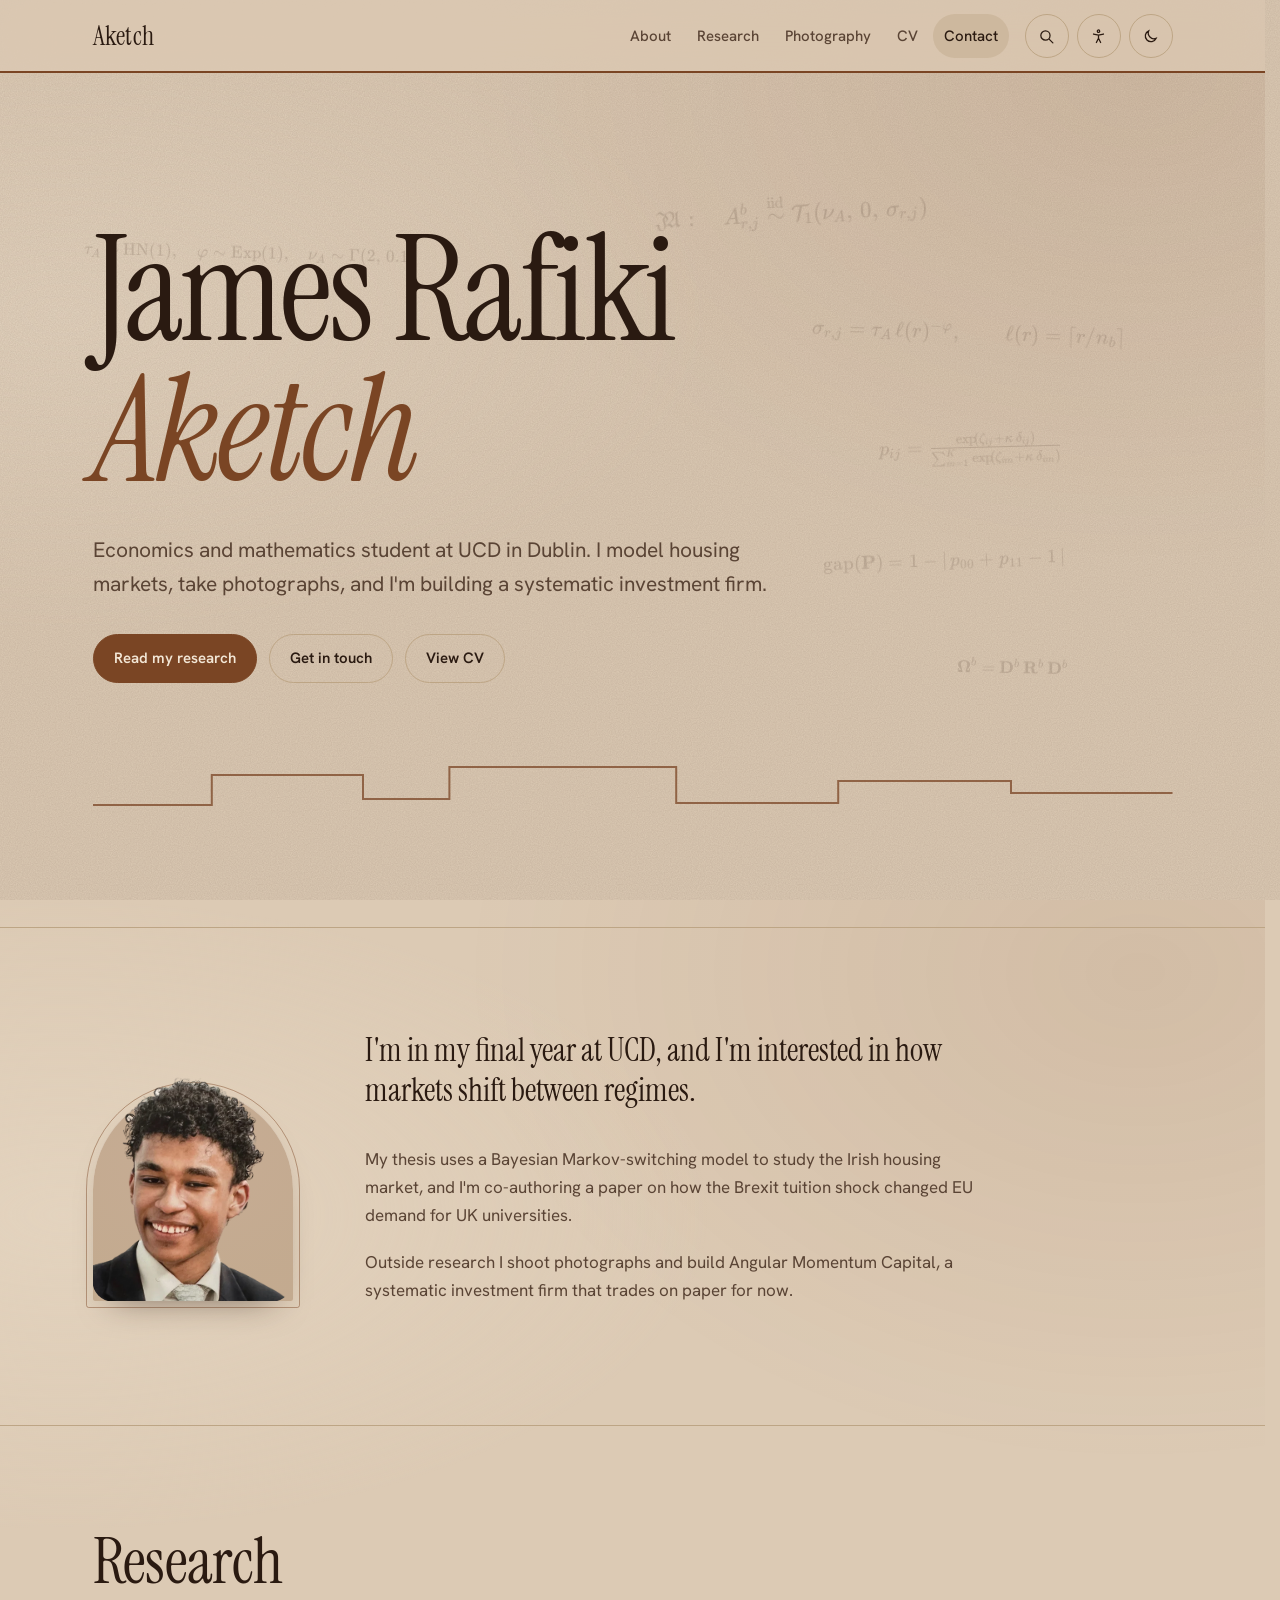
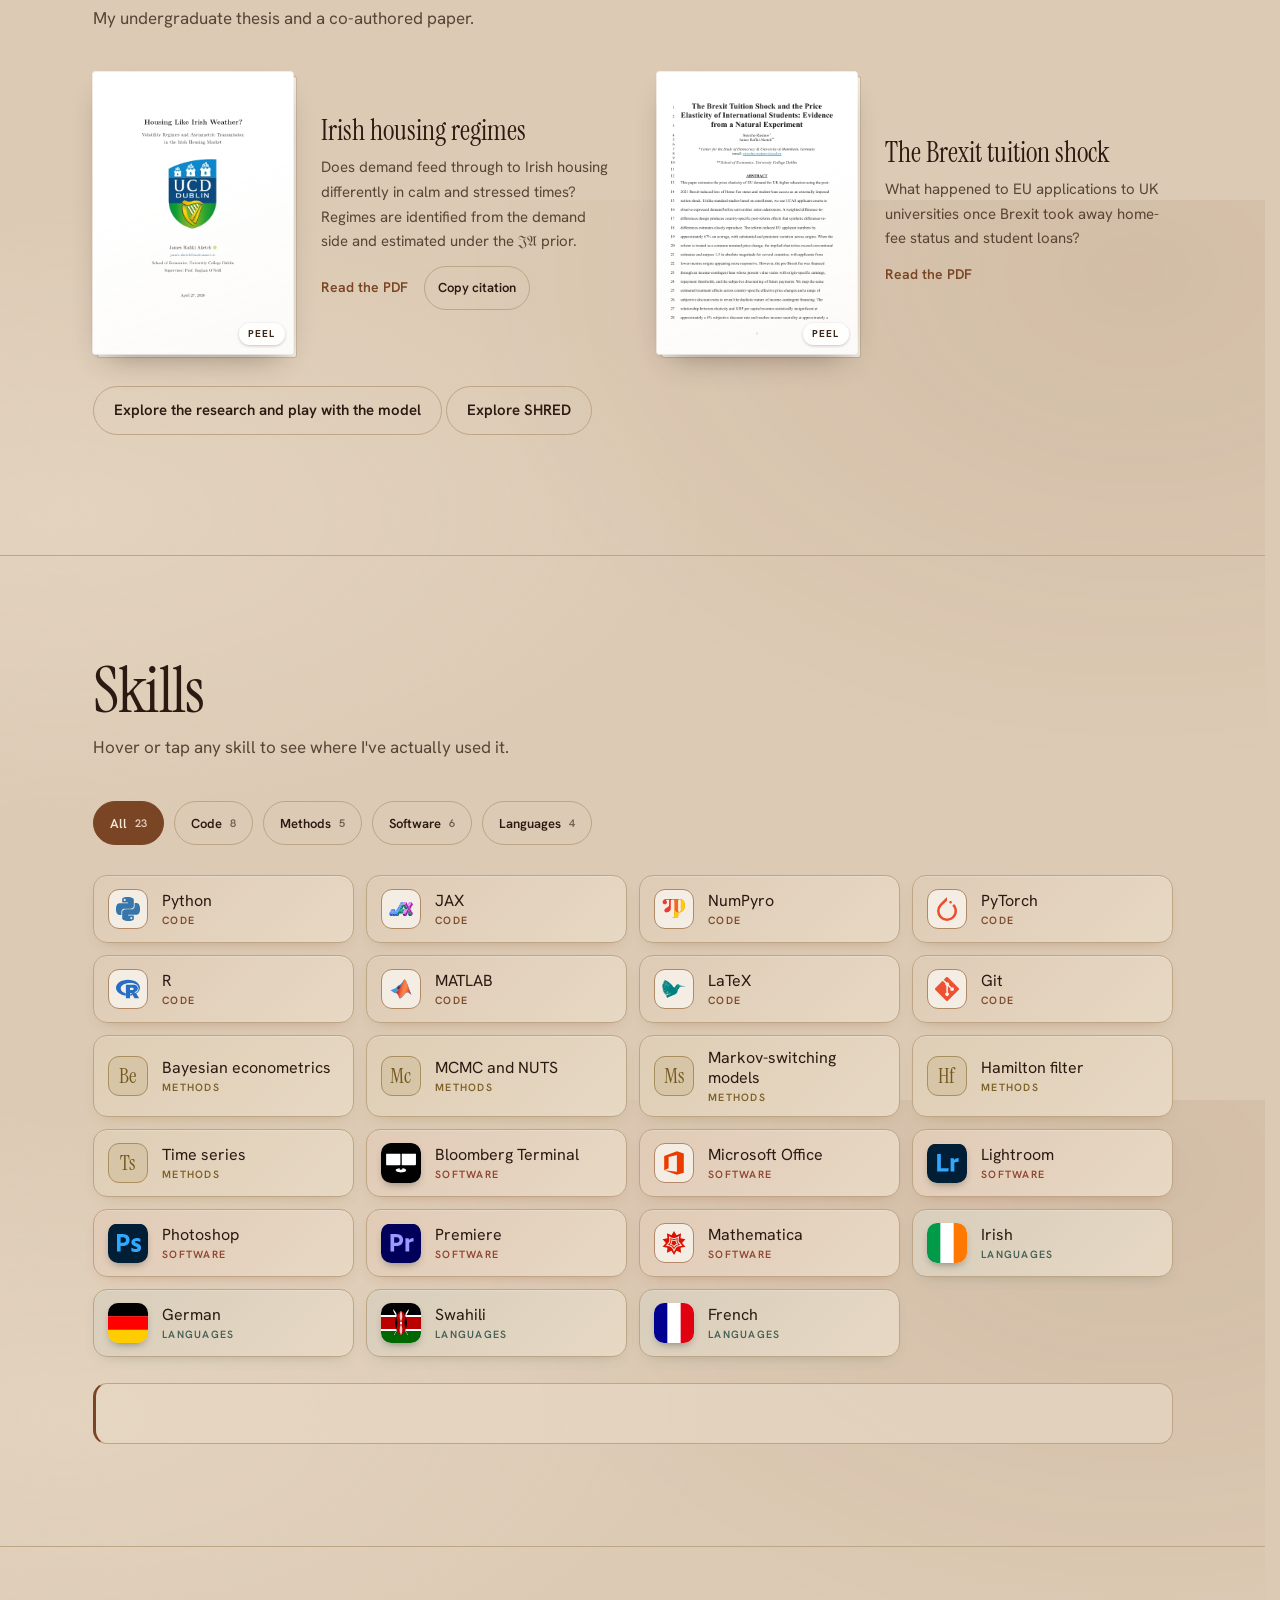
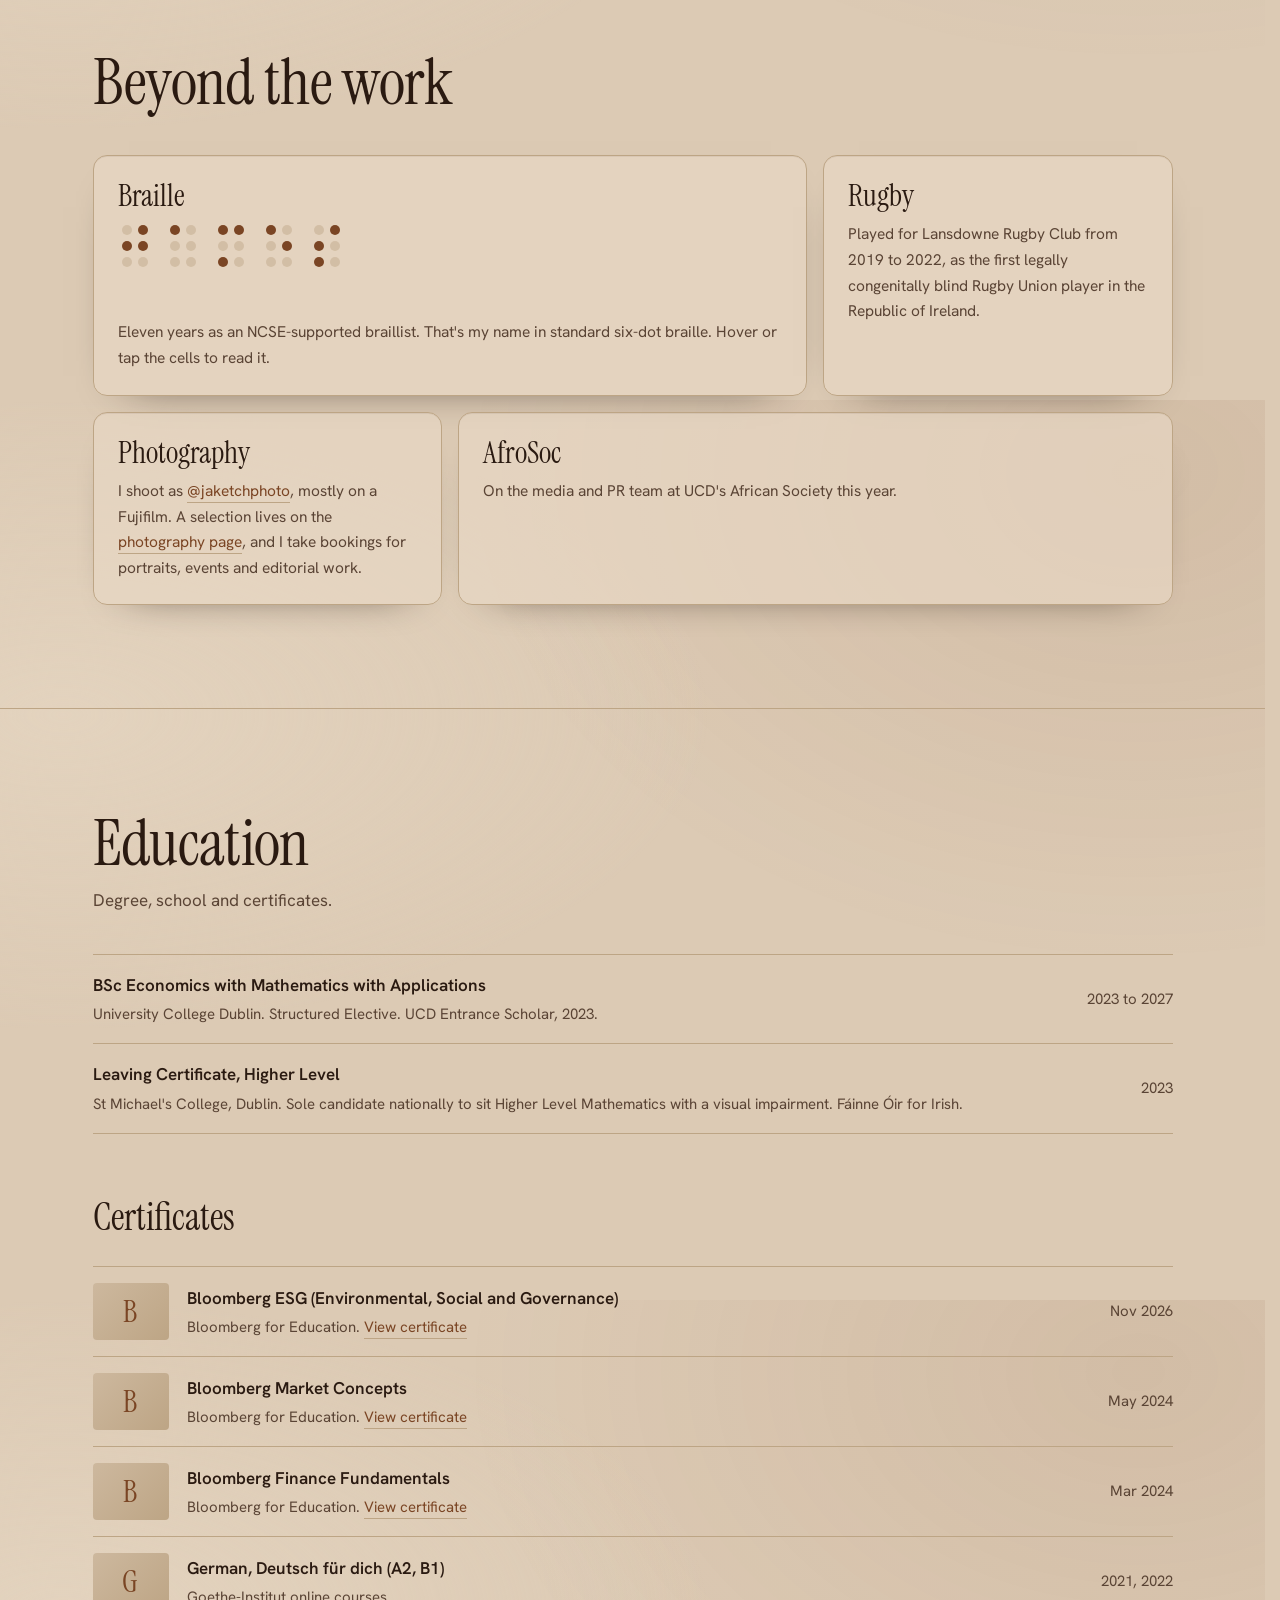
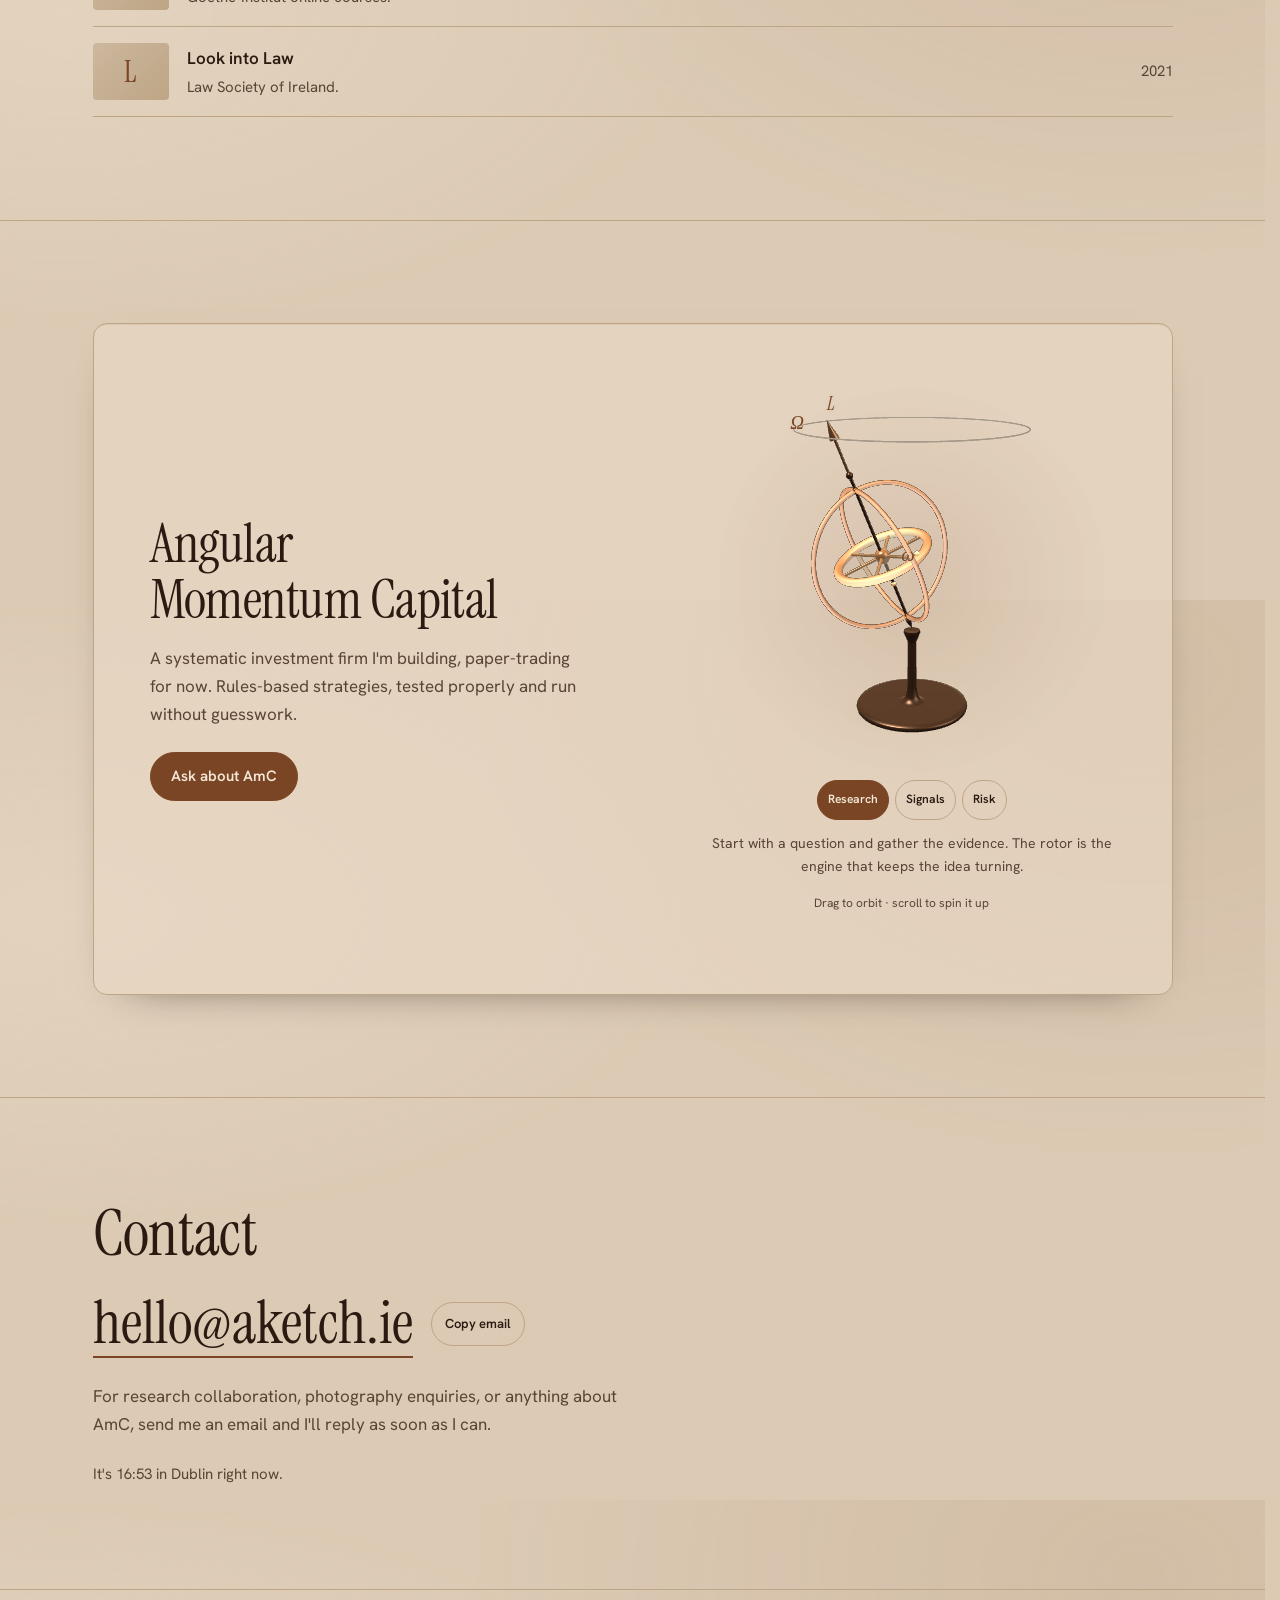
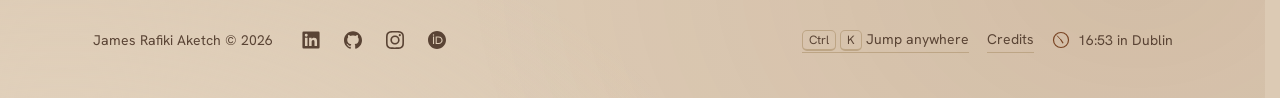
<file: index.html>
<!DOCTYPE html>
<html lang="en">
<head>
<meta charset="utf-8">
<meta name="viewport" content="width=device-width, initial-scale=1, viewport-fit=cover">
<title>James Rafiki Aketch</title>
<meta name="description" content="James Rafiki Aketch. Economics and mathematics student in Dublin. Research on Irish housing regimes, photography, and Angular Momentum Capital.">
<meta property="og:title" content="James Rafiki Aketch">
<meta property="og:description" content="James Rafiki Aketch. Economics and mathematics student in Dublin. Research on Irish housing regimes, photography, and Angular Momentum Capital.">
<meta property="og:type" content="website">
<meta property="og:url" content="https://aketch.ie/">
<meta property="og:image" content="https://aketch.ie/assets/ja-social-card.jpg">
<meta property="og:image:type" content="image/jpeg">
<meta property="og:image:width" content="1200">
<meta property="og:image:height" content="630">
<meta property="og:image:alt" content="Cream Fraktur JA monogram on a textured brown background">
<meta name="twitter:card" content="summary_large_image">
<meta name="twitter:title" content="James Rafiki Aketch">
<meta name="twitter:description" content="James Rafiki Aketch. Economics and mathematics student in Dublin. Research on Irish housing regimes, photography, and Angular Momentum Capital.">
<meta name="twitter:image" content="https://aketch.ie/assets/ja-social-card.jpg">
<meta name="twitter:image:alt" content="Cream Fraktur JA monogram on a textured brown background">
<link rel="canonical" href="https://aketch.ie/">
<meta name="theme-color" content="#dccab4" media="(prefers-color-scheme: light)">
<meta name="theme-color" content="#1b120e" media="(prefers-color-scheme: dark)">
<link rel="icon" href="/favicon.ico" sizes="any">
<link rel="icon" type="image/png" sizes="32x32" href="/favicon-32.png">
<link rel="apple-touch-icon" href="/apple-touch-icon.png">
<link rel="manifest" href="/site.webmanifest">
<script>try{var d=document.documentElement,t=localStorage.getItem("theme");if(t)d.setAttribute("data-theme",t);var a=JSON.parse(localStorage.getItem("a11y")||"{}");if(a.text)d.setAttribute("data-text","large");if(a.contrast||(a.contrast===undefined&&matchMedia("(prefers-contrast: more)").matches))d.setAttribute("data-contrast","high");if(a.font)d.setAttribute("data-font","readable");if(a.motion)d.setAttribute("data-motion","reduced");}catch(e){}</script>
<link rel="preconnect" href="https://fonts.googleapis.com">
<link rel="preconnect" href="https://fonts.gstatic.com" crossorigin>
<link href="https://fonts.googleapis.com/css2?family=Hanken+Grotesk:wght@400;500;600&family=Instrument+Serif:ital@0;1&display=swap" rel="stylesheet">
<link rel="stylesheet" href="assets/site.css?v=20261105-20">
<!-- KaTeX 0.16.9. Styles/fonts embedded for reliable equation rendering.
The MIT License (MIT)

Copyright (c) 2013-2020 Khan Academy and other contributors

Permission is hereby granted, free of charge, to any person obtaining a copy
of this software and associated documentation files (the "Software"), to deal
in the Software without restriction, including without limitation the rights
to use, copy, modify, merge, publish, distribute, sublicense, and/or sell
copies of the Software, and to permit persons to whom the Software is
furnished to do so, subject to the following conditions:

The above copyright notice and this permission notice shall be included in all
copies or substantial portions of the Software.

THE SOFTWARE IS PROVIDED "AS IS", WITHOUT WARRANTY OF ANY KIND, EXPRESS OR
IMPLIED, INCLUDING BUT NOT LIMITED TO THE WARRANTIES OF MERCHANTABILITY,
FITNESS FOR A PARTICULAR PURPOSE AND NONINFRINGEMENT. IN NO EVENT SHALL THE
AUTHORS OR COPYRIGHT HOLDERS BE LIABLE FOR ANY CLAIM, DAMAGES OR OTHER
LIABILITY, WHETHER IN AN ACTION OF CONTRACT, TORT OR OTHERWISE, ARISING FROM,
OUT OF OR IN CONNECTION WITH THE SOFTWARE OR THE USE OR OTHER DEALINGS IN THE
SOFTWARE.

-->
<link rel="stylesheet" href="assets/katex-local.css">
<script>if(location.hash==="#shred")location.replace("research.html"+location.search+"#shred");</script>
<script src="assets/site.js?v=20261105-20" defer></script>
<script type="application/ld+json">
{"@context":"https://schema.org","@type":"Person","name":"James Rafiki Aketch","url":"https://aketch.ie","sameAs":["https://orcid.org/0009-0002-3472-8705","https://www.linkedin.com/in/jamesaketch/","https://www.instagram.com/jaketchphoto","https://github.com/jamesaketch"]}
</script>
<link rel="stylesheet" href="assets/polish.css?v=20261105-20">
<script src="assets/polish.js?v=20261105-20" defer></script>
<script src="assets/graphics.js?v=20261105-20" defer></script>
<script src="assets/peel.js?v=20261105-20" defer></script>
<script src="assets/gyro.js?v=20261105-20" defer></script>
</head>
<body>
<a class="skip" href="#main">Skip to content</a>
<header class="bar">
  <div class="wrap">
    <a class="mark" href="#main">Aketch</a>
    <nav aria-label="Main">
      <a href="#about">About</a>
      <a href="research.html">Research</a>
      <a href="photography.html">Photography</a>
      <a href="cv.html">CV</a>
      <a href="#contact">Contact</a>
    </nav>
    <div class="tools">
      <button class="tbtn abtn" type="button" aria-label="Accessibility options" aria-expanded="false"><svg viewBox="0 0 24 24"><circle cx="12" cy="4.5" r="1.7"/><path d="M5 8.5l7 1.5 7-1.5M12 10v4.5M12 14.5l-3 6M12 14.5l3 6"/></svg></button>
      <button class="tbtn theme" type="button" aria-label="Switch between light and dark mode"><svg class="moon" viewBox="0 0 24 24"><path d="M20 14.5A8 8 0 0 1 9.5 4 8 8 0 1 0 20 14.5z"/></svg><svg class="sun" viewBox="0 0 24 24"><circle cx="12" cy="12" r="4"/><path d="M12 2v2M12 20v2M4.9 4.9l1.4 1.4M17.7 17.7l1.4 1.4M2 12h2M20 12h2M4.9 19.1l1.4-1.4M17.7 6.3l1.4-1.4"/></svg></button>
    </div>
  </div>
</header>

<main id="main" tabindex="-1">

  <div class="hero">
    <div class="wrap">
      <!-- Background maths: the real equations from the thesis, pre-rendered with KaTeX so they need no script -->
      <div class="eqs" aria-hidden="true">
        <div class="eq k1"><span class="katex"><span class="katex-html" aria-hidden="true"><span class="base"><span class="strut" style="height:0.8175em;vertical-align:-0.126em;"></span><span class="mord mathfrak">J</span><span class="mspace" style="margin-right:-0.1667em;"></span><span class="mord mathfrak">A</span><span class="mspace" style="margin-right:0.2778em;"></span><span class="mrel">:</span><span class="mspace" style="margin-right:1em;"></span><span class="mspace" style="margin-right:0.2778em;"></span></span><span class="base"><span class="strut" style="height:1.5478em;vertical-align:-0.3948em;"></span><span class="mord"><span class="mord mathnormal">A</span><span class="msupsub"><span class="vlist-t vlist-t2"><span class="vlist-r"><span class="vlist" style="height:0.8491em;"><span style="top:-2.4413em;margin-left:0em;margin-right:0.05em;"><span class="pstrut" style="height:2.7em;"></span><span class="sizing reset-size6 size3 mtight"><span class="mord mtight"><span class="mord mathnormal mtight" style="margin-right:0.02778em;">r</span><span class="mpunct mtight">,</span><span class="mord mathnormal mtight" style="margin-right:0.05724em;">j</span></span></span></span><span style="top:-3.063em;margin-right:0.05em;"><span class="pstrut" style="height:2.7em;"></span><span class="sizing reset-size6 size3 mtight"><span class="mord mtight"><span class="mord mathnormal mtight">b</span></span></span></span></span><span class="vlist-s">​</span></span><span class="vlist-r"><span class="vlist" style="height:0.3948em;"><span></span></span></span></span></span></span><span class="mspace" style="margin-right:0.2778em;"></span><span class="mrel"><span class="mop op-limits"><span class="vlist-t"><span class="vlist-r"><span class="vlist" style="height:1.153em;"><span style="top:-3em;"><span class="pstrut" style="height:3em;"></span><span><span class="mop">∼</span></span></span><span style="top:-3.5669em;margin-left:0em;"><span class="pstrut" style="height:3em;"></span><span class="sizing reset-size6 size3 mtight"><span class="mord mtight"><span class="mord text mtight"><span class="mord mtight">iid</span></span></span></span></span></span></span></span></span></span><span class="mspace" style="margin-right:0.2778em;"></span></span><span class="base"><span class="strut" style="height:1.0361em;vertical-align:-0.2861em;"></span><span class="mord"><span class="mord mathcal" style="margin-right:0.25417em;">T</span><span class="msupsub"><span class="vlist-t vlist-t2"><span class="vlist-r"><span class="vlist" style="height:0.3011em;"><span style="top:-2.55em;margin-left:-0.2542em;margin-right:0.05em;"><span class="pstrut" style="height:2.7em;"></span><span class="sizing reset-size6 size3 mtight"><span class="mord mtight"><span class="mord mtight">1</span></span></span></span></span><span class="vlist-s">​</span></span><span class="vlist-r"><span class="vlist" style="height:0.15em;"><span></span></span></span></span></span></span><span class="mspace" style="margin-right:-0.1667em;"></span><span class="mspace" style="margin-right:0.1667em;"></span><span class="minner"><span class="mopen delimcenter" style="top:0em;">(</span><span class="mord"><span class="mord mathnormal" style="margin-right:0.06366em;">ν</span><span class="msupsub"><span class="vlist-t vlist-t2"><span class="vlist-r"><span class="vlist" style="height:0.3283em;"><span style="top:-2.55em;margin-left:-0.0637em;margin-right:0.05em;"><span class="pstrut" style="height:2.7em;"></span><span class="sizing reset-size6 size3 mtight"><span class="mord mathnormal mtight">A</span></span></span></span><span class="vlist-s">​</span></span><span class="vlist-r"><span class="vlist" style="height:0.15em;"><span></span></span></span></span></span></span><span class="mpunct">,</span><span class="mspace" style="margin-right:0.1667em;"></span><span class="mspace" style="margin-right:0.1667em;"></span><span class="mord">0</span><span class="mpunct">,</span><span class="mspace" style="margin-right:0.1667em;"></span><span class="mspace" style="margin-right:0.1667em;"></span><span class="mord"><span class="mord mathnormal" style="margin-right:0.03588em;">σ</span><span class="msupsub"><span class="vlist-t vlist-t2"><span class="vlist-r"><span class="vlist" style="height:0.3117em;"><span style="top:-2.55em;margin-left:-0.0359em;margin-right:0.05em;"><span class="pstrut" style="height:2.7em;"></span><span class="sizing reset-size6 size3 mtight"><span class="mord mtight"><span class="mord mathnormal mtight" style="margin-right:0.02778em;">r</span><span class="mpunct mtight">,</span><span class="mord mathnormal mtight" style="margin-right:0.05724em;">j</span></span></span></span></span><span class="vlist-s">​</span></span><span class="vlist-r"><span class="vlist" style="height:0.2861em;"><span></span></span></span></span></span></span><span class="mclose delimcenter" style="top:0em;">)</span></span></span></span></span></div>
        <div class="eq k2"><span class="katex"><span class="katex-html" aria-hidden="true"><span class="base"><span class="strut" style="height:0.7167em;vertical-align:-0.2861em;"></span><span class="mord"><span class="mord mathnormal" style="margin-right:0.03588em;">σ</span><span class="msupsub"><span class="vlist-t vlist-t2"><span class="vlist-r"><span class="vlist" style="height:0.3117em;"><span style="top:-2.55em;margin-left:-0.0359em;margin-right:0.05em;"><span class="pstrut" style="height:2.7em;"></span><span class="sizing reset-size6 size3 mtight"><span class="mord mtight"><span class="mord mathnormal mtight" style="margin-right:0.02778em;">r</span><span class="mpunct mtight">,</span><span class="mord mathnormal mtight" style="margin-right:0.05724em;">j</span></span></span></span></span><span class="vlist-s">​</span></span><span class="vlist-r"><span class="vlist" style="height:0.2861em;"><span></span></span></span></span></span></span><span class="mspace" style="margin-right:0.2778em;"></span><span class="mrel">=</span><span class="mspace" style="margin-right:0.2778em;"></span></span><span class="base"><span class="strut" style="height:1.0213em;vertical-align:-0.25em;"></span><span class="mord"><span class="mord mathnormal" style="margin-right:0.1132em;">τ</span><span class="msupsub"><span class="vlist-t vlist-t2"><span class="vlist-r"><span class="vlist" style="height:0.3283em;"><span style="top:-2.55em;margin-left:-0.1132em;margin-right:0.05em;"><span class="pstrut" style="height:2.7em;"></span><span class="sizing reset-size6 size3 mtight"><span class="mord mathnormal mtight">A</span></span></span></span><span class="vlist-s">​</span></span><span class="vlist-r"><span class="vlist" style="height:0.15em;"><span></span></span></span></span></span></span><span class="mspace" style="margin-right:0.1667em;"></span><span class="mord">ℓ</span><span class="mopen">(</span><span class="mord mathnormal" style="margin-right:0.02778em;">r</span><span class="mclose"><span class="mclose">)</span><span class="msupsub"><span class="vlist-t"><span class="vlist-r"><span class="vlist" style="height:0.7713em;"><span style="top:-3.063em;margin-right:0.05em;"><span class="pstrut" style="height:2.7em;"></span><span class="sizing reset-size6 size3 mtight"><span class="mord mtight"><span class="mord mtight">−</span><span class="mord mathnormal mtight">φ</span></span></span></span></span></span></span></span></span><span class="mpunct">,</span><span class="mspace" style="margin-right:2em;"></span><span class="mspace" style="margin-right:0.1667em;"></span><span class="mord">ℓ</span><span class="mopen">(</span><span class="mord mathnormal" style="margin-right:0.02778em;">r</span><span class="mclose">)</span><span class="mspace" style="margin-right:0.2778em;"></span><span class="mrel">=</span><span class="mspace" style="margin-right:0.2778em;"></span></span><span class="base"><span class="strut" style="height:1em;vertical-align:-0.25em;"></span><span class="mopen">⌈</span><span class="mord mathnormal" style="margin-right:0.02778em;">r</span><span class="mord">/</span><span class="mord"><span class="mord mathnormal">n</span><span class="msupsub"><span class="vlist-t vlist-t2"><span class="vlist-r"><span class="vlist" style="height:0.3361em;"><span style="top:-2.55em;margin-left:0em;margin-right:0.05em;"><span class="pstrut" style="height:2.7em;"></span><span class="sizing reset-size6 size3 mtight"><span class="mord mathnormal mtight">b</span></span></span></span><span class="vlist-s">​</span></span><span class="vlist-r"><span class="vlist" style="height:0.15em;"><span></span></span></span></span></span></span><span class="mclose">⌉</span></span></span></span></div>
        <div class="eq k3"><span class="katex"><span class="katex-html" aria-hidden="true"><span class="base"><span class="strut" style="height:0.7167em;vertical-align:-0.2861em;"></span><span class="mord"><span class="mord mathnormal">p</span><span class="msupsub"><span class="vlist-t vlist-t2"><span class="vlist-r"><span class="vlist" style="height:0.3117em;"><span style="top:-2.55em;margin-left:0em;margin-right:0.05em;"><span class="pstrut" style="height:2.7em;"></span><span class="sizing reset-size6 size3 mtight"><span class="mord mtight"><span class="mord mathnormal mtight" style="margin-right:0.05724em;">ij</span></span></span></span></span><span class="vlist-s">​</span></span><span class="vlist-r"><span class="vlist" style="height:0.2861em;"><span></span></span></span></span></span></span><span class="mspace" style="margin-right:0.2778em;"></span><span class="mrel">=</span><span class="mspace" style="margin-right:0.2778em;"></span></span><span class="base"><span class="strut" style="height:1.687em;vertical-align:-0.6547em;"></span><span class="mord"><span class="mopen nulldelimiter"></span><span class="mfrac"><span class="vlist-t vlist-t2"><span class="vlist-r"><span class="vlist" style="height:1.0323em;"><span style="top:-2.5703em;"><span class="pstrut" style="height:3em;"></span><span class="sizing reset-size6 size3 mtight"><span class="mord mtight"><span class="mop mtight"><span class="mop op-symbol small-op mtight" style="position:relative;top:0em;">∑</span><span class="msupsub"><span class="vlist-t vlist-t2"><span class="vlist-r"><span class="vlist" style="height:0.8852em;"><span style="top:-2.1786em;margin-left:0em;margin-right:0.0714em;"><span class="pstrut" style="height:2.5em;"></span><span class="sizing reset-size3 size1 mtight"><span class="mord mtight"><span class="mord mathnormal mtight">m</span><span class="mrel mtight">=</span><span class="mord mtight">1</span></span></span></span><span style="top:-2.8971em;margin-right:0.0714em;"><span class="pstrut" style="height:2.5em;"></span><span class="sizing reset-size3 size1 mtight"><span class="mord mtight"><span class="mord mathnormal mtight" style="margin-right:0.07153em;">K</span></span></span></span></span><span class="vlist-s">​</span></span><span class="vlist-r"><span class="vlist" style="height:0.3214em;"><span></span></span></span></span></span></span><span class="mspace mtight" style="margin-right:0.1952em;"></span><span class="mop mtight"><span class="mtight">e</span><span class="mtight">x</span><span class="mtight">p</span></span><span class="mspace mtight" style="margin-right:-0.1952em;"></span><span class="minner mtight"><span class="mopen mtight delimcenter" style="top:0em;"><span class="mtight">(</span></span><span class="mord mtight"><span class="mord mathnormal mtight" style="margin-right:0.07378em;">ζ</span><span class="msupsub"><span class="vlist-t vlist-t2"><span class="vlist-r"><span class="vlist" style="height:0.3281em;"><span style="top:-2.357em;margin-left:-0.0738em;margin-right:0.0714em;"><span class="pstrut" style="height:2.5em;"></span><span class="sizing reset-size3 size1 mtight"><span class="mord mtight"><span class="mord mathnormal mtight">im</span></span></span></span></span><span class="vlist-s">​</span></span><span class="vlist-r"><span class="vlist" style="height:0.143em;"><span></span></span></span></span></span></span><span class="mbin mtight">+</span><span class="mord mathnormal mtight">κ</span><span class="mspace mtight" style="margin-right:0.1952em;"></span><span class="mord mtight"><span class="mord mathnormal mtight" style="margin-right:0.03785em;">δ</span><span class="msupsub"><span class="vlist-t vlist-t2"><span class="vlist-r"><span class="vlist" style="height:0.3281em;"><span style="top:-2.357em;margin-left:-0.0379em;margin-right:0.0714em;"><span class="pstrut" style="height:2.5em;"></span><span class="sizing reset-size3 size1 mtight"><span class="mord mtight"><span class="mord mathnormal mtight">im</span></span></span></span></span><span class="vlist-s">​</span></span><span class="vlist-r"><span class="vlist" style="height:0.143em;"><span></span></span></span></span></span></span><span class="mclose mtight delimcenter" style="top:0em;"><span class="mtight">)</span></span></span></span></span></span><span style="top:-3.23em;"><span class="pstrut" style="height:3em;"></span><span class="frac-line" style="border-bottom-width:0.04em;"></span></span><span style="top:-3.5073em;"><span class="pstrut" style="height:3em;"></span><span class="sizing reset-size6 size3 mtight"><span class="mord mtight"><span class="mop mtight"><span class="mtight">e</span><span class="mtight">x</span><span class="mtight">p</span></span><span class="mspace mtight" style="margin-right:-0.1952em;"></span><span class="minner mtight"><span class="mopen mtight delimcenter" style="top:0em;"><span class="mtight">(</span></span><span class="mord mtight"><span class="mord mathnormal mtight" style="margin-right:0.07378em;">ζ</span><span class="msupsub"><span class="vlist-t vlist-t2"><span class="vlist-r"><span class="vlist" style="height:0.3281em;"><span style="top:-2.357em;margin-left:-0.0738em;margin-right:0.0714em;"><span class="pstrut" style="height:2.5em;"></span><span class="sizing reset-size3 size1 mtight"><span class="mord mtight"><span class="mord mathnormal mtight" style="margin-right:0.05724em;">ij</span></span></span></span></span><span class="vlist-s">​</span></span><span class="vlist-r"><span class="vlist" style="height:0.2819em;"><span></span></span></span></span></span></span><span class="mbin mtight">+</span><span class="mord mathnormal mtight">κ</span><span class="mspace mtight" style="margin-right:0.1952em;"></span><span class="mord mtight"><span class="mord mathnormal mtight" style="margin-right:0.03785em;">δ</span><span class="msupsub"><span class="vlist-t vlist-t2"><span class="vlist-r"><span class="vlist" style="height:0.3281em;"><span style="top:-2.357em;margin-left:-0.0379em;margin-right:0.0714em;"><span class="pstrut" style="height:2.5em;"></span><span class="sizing reset-size3 size1 mtight"><span class="mord mtight"><span class="mord mathnormal mtight" style="margin-right:0.05724em;">ij</span></span></span></span></span><span class="vlist-s">​</span></span><span class="vlist-r"><span class="vlist" style="height:0.2819em;"><span></span></span></span></span></span></span><span class="mclose mtight delimcenter" style="top:0em;"><span class="mtight">)</span></span></span></span></span></span></span><span class="vlist-s">​</span></span><span class="vlist-r"><span class="vlist" style="height:0.6547em;"><span></span></span></span></span></span><span class="mclose nulldelimiter"></span></span></span></span></span></div>
        <div class="eq k4"><span class="katex"><span class="katex-html" aria-hidden="true"><span class="base"><span class="strut" style="height:0.5806em;vertical-align:-0.15em;"></span><span class="mord"><span class="mord mathnormal" style="margin-right:0.1132em;">τ</span><span class="msupsub"><span class="vlist-t vlist-t2"><span class="vlist-r"><span class="vlist" style="height:0.3283em;"><span style="top:-2.55em;margin-left:-0.1132em;margin-right:0.05em;"><span class="pstrut" style="height:2.7em;"></span><span class="sizing reset-size6 size3 mtight"><span class="mord mathnormal mtight">A</span></span></span></span><span class="vlist-s">​</span></span><span class="vlist-r"><span class="vlist" style="height:0.15em;"><span></span></span></span></span></span></span><span class="mspace" style="margin-right:0.2778em;"></span><span class="mrel">∼</span><span class="mspace" style="margin-right:0.2778em;"></span></span><span class="base"><span class="strut" style="height:1em;vertical-align:-0.25em;"></span><span class="mord"><span class="mord mathrm">HN</span></span><span class="mopen">(</span><span class="mord">1</span><span class="mclose">)</span><span class="mpunct">,</span><span class="mspace" style="margin-right:1em;"></span><span class="mspace" style="margin-right:0.1667em;"></span><span class="mord mathnormal">φ</span><span class="mspace" style="margin-right:0.2778em;"></span><span class="mrel">∼</span><span class="mspace" style="margin-right:0.2778em;"></span></span><span class="base"><span class="strut" style="height:1em;vertical-align:-0.25em;"></span><span class="mord"><span class="mord mathrm">Exp</span></span><span class="mopen">(</span><span class="mord">1</span><span class="mclose">)</span><span class="mpunct">,</span><span class="mspace" style="margin-right:1em;"></span><span class="mspace" style="margin-right:0.1667em;"></span><span class="mord"><span class="mord mathnormal" style="margin-right:0.06366em;">ν</span><span class="msupsub"><span class="vlist-t vlist-t2"><span class="vlist-r"><span class="vlist" style="height:0.3283em;"><span style="top:-2.55em;margin-left:-0.0637em;margin-right:0.05em;"><span class="pstrut" style="height:2.7em;"></span><span class="sizing reset-size6 size3 mtight"><span class="mord mathnormal mtight">A</span></span></span></span><span class="vlist-s">​</span></span><span class="vlist-r"><span class="vlist" style="height:0.15em;"><span></span></span></span></span></span></span><span class="mspace" style="margin-right:0.2778em;"></span><span class="mrel">∼</span><span class="mspace" style="margin-right:0.2778em;"></span></span><span class="base"><span class="strut" style="height:1em;vertical-align:-0.25em;"></span><span class="mord">Γ</span><span class="mopen">(</span><span class="mord">2</span><span class="mpunct">,</span><span class="mspace" style="margin-right:0.1667em;"></span><span class="mspace" style="margin-right:0.1667em;"></span><span class="mord">0.1</span><span class="mclose">)</span></span></span></span></div>
        <div class="eq k5"><span class="katex"><span class="katex-html" aria-hidden="true"><span class="base"><span class="strut" style="height:1em;vertical-align:-0.25em;"></span><span class="mop"><span class="mord mathrm">gap</span></span><span class="mopen">(</span><span class="mord mathbf">P</span><span class="mclose">)</span><span class="mspace" style="margin-right:0.2778em;"></span><span class="mrel">=</span><span class="mspace" style="margin-right:0.2778em;"></span></span><span class="base"><span class="strut" style="height:0.7278em;vertical-align:-0.0833em;"></span><span class="mord">1</span><span class="mspace" style="margin-right:0.2222em;"></span><span class="mbin">−</span><span class="mspace" style="margin-right:0.2222em;"></span></span><span class="base"><span class="strut" style="height:1em;vertical-align:-0.25em;"></span><span class="minner"><span class="mopen delimcenter" style="top:0em;">∣</span><span class="mspace" style="margin-right:0.1667em;"></span><span class="mord"><span class="mord mathnormal">p</span><span class="msupsub"><span class="vlist-t vlist-t2"><span class="vlist-r"><span class="vlist" style="height:0.3011em;"><span style="top:-2.55em;margin-left:0em;margin-right:0.05em;"><span class="pstrut" style="height:2.7em;"></span><span class="sizing reset-size6 size3 mtight"><span class="mord mtight"><span class="mord mtight">00</span></span></span></span></span><span class="vlist-s">​</span></span><span class="vlist-r"><span class="vlist" style="height:0.15em;"><span></span></span></span></span></span></span><span class="mspace" style="margin-right:0.2222em;"></span><span class="mbin">+</span><span class="mspace" style="margin-right:0.2222em;"></span><span class="mord"><span class="mord mathnormal">p</span><span class="msupsub"><span class="vlist-t vlist-t2"><span class="vlist-r"><span class="vlist" style="height:0.3011em;"><span style="top:-2.55em;margin-left:0em;margin-right:0.05em;"><span class="pstrut" style="height:2.7em;"></span><span class="sizing reset-size6 size3 mtight"><span class="mord mtight"><span class="mord mtight">11</span></span></span></span></span><span class="vlist-s">​</span></span><span class="vlist-r"><span class="vlist" style="height:0.15em;"><span></span></span></span></span></span></span><span class="mspace" style="margin-right:0.2222em;"></span><span class="mbin">−</span><span class="mspace" style="margin-right:0.2222em;"></span><span class="mord">1</span><span class="mspace" style="margin-right:0.1667em;"></span><span class="mclose delimcenter" style="top:0em;">∣</span></span></span></span></span></div>
        <div class="eq k6"><span class="katex"><span class="katex-html" aria-hidden="true"><span class="base"><span class="strut" style="height:0.9251em;"></span><span class="mord"><span class="mord"><span class="mord"><span class="mord mathbf">Ω</span></span></span><span class="msupsub"><span class="vlist-t"><span class="vlist-r"><span class="vlist" style="height:0.9251em;"><span style="top:-3.139em;margin-right:0.05em;"><span class="pstrut" style="height:2.7em;"></span><span class="sizing reset-size6 size3 mtight"><span class="mord mtight"><span class="mord mathnormal mtight">b</span></span></span></span></span></span></span></span></span><span class="mspace" style="margin-right:0.2778em;"></span><span class="mrel">=</span><span class="mspace" style="margin-right:0.2778em;"></span></span><span class="base"><span class="strut" style="height:0.8491em;"></span><span class="mord"><span class="mord mathbf">D</span><span class="msupsub"><span class="vlist-t"><span class="vlist-r"><span class="vlist" style="height:0.8491em;"><span style="top:-3.063em;margin-right:0.05em;"><span class="pstrut" style="height:2.7em;"></span><span class="sizing reset-size6 size3 mtight"><span class="mord mtight"><span class="mord mathnormal mtight">b</span></span></span></span></span></span></span></span></span><span class="mspace" style="margin-right:0.1667em;"></span><span class="mord"><span class="mord mathbf">R</span><span class="msupsub"><span class="vlist-t"><span class="vlist-r"><span class="vlist" style="height:0.8491em;"><span style="top:-3.063em;margin-right:0.05em;"><span class="pstrut" style="height:2.7em;"></span><span class="sizing reset-size6 size3 mtight"><span class="mord mtight"><span class="mord mathnormal mtight">b</span></span></span></span></span></span></span></span></span><span class="mspace" style="margin-right:0.1667em;"></span><span class="mord"><span class="mord mathbf">D</span><span class="msupsub"><span class="vlist-t"><span class="vlist-r"><span class="vlist" style="height:0.8491em;"><span style="top:-3.063em;margin-right:0.05em;"><span class="pstrut" style="height:2.7em;"></span><span class="sizing reset-size6 size3 mtight"><span class="mord mtight"><span class="mord mathnormal mtight">b</span></span></span></span></span></span></span></span></span></span></span></span></div>
      </div>
      <h1><span>James Rafiki</span> <span class="soft" data-alt="also answers to Ja-ketch">Aketch</span></h1>
      <p class="lede">Economics and mathematics student at UCD in Dublin. I model housing markets, take photographs, and I'm building a systematic investment firm.</p>
      <div class="row">
        <a class="btn solid" href="#research">Read my research</a>
        <a class="btn ghost" href="#contact">Get in touch</a>
        <a class="btn ghost" href="cv.html">View CV</a>
      </div>
      <svg class="regime" viewBox="0 0 1000 64" preserveAspectRatio="none" aria-hidden="true"><path class="d" d="M0 50 H110 V20 H250 V44 H330 V12 H540 V48 H690 V26 H850 V38 H1000"/><path class="m" d="M0 48 H240 V12 H610 V40 H1000"/></svg>
    </div>
  </div>


  <section id="about">
    <div class="wrap about">
      <div class="portrait cutout"><img src="photos/portrait-cut.webp" alt="James Rafiki Aketch" width="480" height="600" loading="lazy" decoding="async"></div>
      <div class="prose">
        <p>I'm in my final year at UCD, and I'm interested in how markets shift between regimes.</p>
        <p>My thesis uses a Bayesian Markov-switching model to study the Irish housing market, and I'm co-authoring a paper on how the Brexit tuition shock changed EU demand for UK universities.</p>
        <p>Outside research I shoot photographs and build Angular Momentum Capital, a systematic investment firm that trades on paper for now.</p>
      </div>
    </div>
  </section>

  <section id="research">
    <div class="wrap">
      <div class="head">
        <h2>Research</h2>
        <p>My undergraduate thesis and a co-authored paper.</p>
      </div>
      <!-- PDFs: papers/thesis.pdf and papers/brexit-paper.pdf. Cards link themselves once the files exist. -->
      <div class="papers">
        <article class="paper">
          <a class="cover-link" href="papers/thesis.pdf" target="_blank" rel="noopener">
            <div class="cover cover-real"><img src="papers/covers/thesis.jpg" alt="Title page of the thesis, Housing Like Irish Weather?" width="538" height="760" loading="lazy" decoding="async"></div>
          </a>
          <div>
            <h3>Irish housing regimes</h3>
            <p>Does demand feed through to Irish housing differently in calm and stressed times? Regimes are identified from the demand side and estimated under the 𝔍𝔄 prior.</p>
            <div class="actions"><a class="status" href="papers/thesis.pdf" target="_blank" rel="noopener">Read the PDF</a><button class="chip" type="button" data-copy="Aketch, J. R. (2026). Housing like Irish weather? Volatility regimes and asymmetric transmission in the Irish housing market [Undergraduate thesis, University College Dublin].">Copy citation</button></div>
          </div>
        </article>
        <article class="paper">
          <a class="cover-link" data-file="papers/brexit-paper.pdf">
            <div class="cover cover-real"><img src="papers/covers/brexit.jpg" alt="First page of the paper, The Brexit Tuition Shock and the Price Elasticity of International Students: Evidence from a Natural Experiment" width="538" height="760" loading="lazy" decoding="async"></div>
          </a>
          <div>
            <h3>The Brexit tuition shock</h3>
            <p>What happened to EU applications to UK universities once Brexit took away home-fee status and student loans?</p>
            <div class="actions"><a class="status" data-file="papers/brexit-paper.pdf">PDF coming soon</a></div>
          </div>
        </article>
      </div>
      <p class="section-link"><a class="btn ghost" href="research.html">Explore the research and play with the model</a> <a class="btn ghost" href="research.html#shred">Explore SHRED</a></p>
    </div>
  </section>



  <section id="skills">
    <div class="wrap">
      <div class="head">
        <h2>Skills</h2>
        <p>Hover or tap any skill to see where I've actually used it.</p>
      </div>
      <div class="filters" role="toolbar" aria-label="Filter skills">
        <button class="chip" type="button" data-f="all" aria-pressed="true">All</button>
        <button class="chip" type="button" data-f="code" aria-pressed="false">Code</button>
        <button class="chip" type="button" data-f="methods" aria-pressed="false">Methods</button>
        <button class="chip" type="button" data-f="software" aria-pressed="false">Software</button>
        <button class="chip" type="button" data-f="lang" aria-pressed="false">Languages</button>
      </div>
      <ul class="skills">
        <li data-g="code"><button class="skill" type="button" data-used="my thesis pipeline and ChainGang.">Python<span class="g">Code</span></button></li>
        <li data-g="code"><button class="skill" type="button" data-used="the inference engine behind my thesis.">JAX<span class="g">Code</span></button></li>
        <li data-g="code"><button class="skill" type="button" data-used="every model in my thesis, and the chains ChainGang dispatches.">NumPyro<span class="g">Code</span></button></li>
        <li data-g="code"><button class="skill" type="button" data-used="part of my toolkit.">PyTorch<span class="g">Code</span></button></li>
        <li data-g="code"><button class="skill" type="button" data-used="part of my toolkit.">R<span class="g">Code</span></button></li>
        <li data-g="code"><button class="skill" type="button" data-used="part of my toolkit.">MATLAB<span class="g">Code</span></button></li>
        <li data-g="code"><button class="skill" type="button" data-used="writing up my thesis and papers.">LaTeX<span class="g">Code</span></button></li>
        <li data-g="code"><button class="skill" type="button" data-used="ChainGang and the repo behind this site.">Git<span class="g">Code</span></button></li>
        <li data-g="methods"><button class="skill" type="button" data-used="the whole of my thesis.">Bayesian econometrics<span class="g">Methods</span></button></li>
        <li data-g="methods"><button class="skill" type="button" data-used="my thesis, run across GPUs with ChainGang.">MCMC and NUTS<span class="g">Methods</span></button></li>
        <li data-g="methods"><button class="skill" type="button" data-used="my thesis on Irish housing regimes, and the simulator on the research page.">Markov-switching models<span class="g">Methods</span></button></li>
        <li data-g="methods"><button class="skill" type="button" data-used="marginalising the regimes inside my thesis model.">Hamilton filter<span class="g">Methods</span></button></li>
        <li data-g="methods"><button class="skill" type="button" data-used="my thesis.">Time series<span class="g">Methods</span></button></li>
        
        <li data-g="software"><button class="skill" type="button" data-used="my Bloomberg Market Concepts, Finance Fundamentals and ESG certificates.">Bloomberg Terminal<span class="g">Software</span></button></li>
        <li data-g="software"><button class="skill" type="button" data-used="the whole suite: Word, Excel, PowerPoint and the rest.">Microsoft Office<span class="g">Software</span></button></li>
        <li data-g="software"><button class="skill" type="button" data-used="editing my photography.">Lightroom<span class="g">Software</span></button></li>
        <li data-g="software"><button class="skill" type="button" data-used="my photography.">Photoshop<span class="g">Software</span></button></li>
        <li data-g="software"><button class="skill" type="button" data-used="part of my toolkit.">Premiere<span class="g">Software</span></button></li>
        <li data-g="software"><button class="skill" type="button" data-used="my maths coursework at UCD.">Mathematica<span class="g">Software</span></button></li>
        <li data-g="lang"><button class="skill" type="button" data-used="fluent, with a Fáinne Óir.">Irish<span class="g">Languages</span></button></li>
        <li data-g="lang"><button class="skill" type="button" data-used="self-taught to B1, with Goethe-Institut online courses.">German<span class="g">Languages</span></button></li>
        <li data-g="lang"><button class="skill" type="button" data-used="still learning.">Swahili<span class="g">Languages</span></button></li>
        <li data-g="lang"><button class="skill" type="button" data-used="still learning.">French<span class="g">Languages</span></button></li>
      </ul>
      <p class="used" aria-live="polite">&nbsp;</p>
    </div>
  </section>

  <section id="beyond">
    <div class="wrap">
      <div class="head">
        <h2>Beyond the work</h2>
      </div>
      <div class="beyond">
        <article class="b-card wide">
          <h3>Braille</h3>
          <div class="braille" data-word="james" tabindex="0"></div>
          <p>Eleven years as an NCSE-supported braillist. That's my name in standard six-dot braille. Hover or tap the cells to read it.</p>
        </article>
        <article class="b-card">
          <h3>Rugby</h3>
          <p>Played for Lansdowne Rugby Club from 2019 to 2022, as the first legally congenitally blind Rugby Union player in the Republic of Ireland.</p>
        </article>
        <article class="b-card">
          <h3>Photography</h3>
          <p>I shoot as <a href="https://www.instagram.com/jaketchphoto" rel="noopener">@jaketchphoto</a>, mostly on a Fujifilm. A selection lives on the <a href="photography.html">photography page</a>, and I take bookings for portraits, events and editorial work.</p>
        </article>
        <article class="b-card wide">
          <h3>AfroSoc</h3>
          <p>On the media and PR team at UCD's African Society this year.</p>
        </article>
      </div>
    </div>
  </section>

  <section id="education">
    <div class="wrap">
      <div class="head">
        <h2>Education</h2>
        <p>Degree, school and certificates.</p>
      </div>
      <ul class="certs edu">
        <li><div><strong>BSc Economics with Mathematics with Applications</strong><span>University College Dublin. Structured Elective. UCD Entrance Scholar, 2023.</span></div><time>2023 to 2027</time></li>
        <li><div><strong>Leaving Certificate, Higher Level</strong><span>St Michael's College, Dublin. Sole candidate nationally to sit Higher Level Mathematics with a visual impairment. Fáinne Óir for Irish.</span></div><time>2023</time></li>
      </ul>
      <h3 class="sub">Certificates</h3>
      <ul class="certs">
        <li><div class="thumb mark">B</div><div><strong>Bloomberg ESG (Environmental, Social and Governance)</strong><span>Bloomberg for Education. <a href="https://portal.bloombergforeducation.com/certificates/Htjpi9faCGcahr2na4sevajq" rel="noopener">View certificate</a></span></div><time>Nov 2026</time></li>
        <li><div class="thumb mark">B</div><div><strong>Bloomberg Market Concepts</strong><span>Bloomberg for Education. <a href="https://portal.bloombergforeducation.com/certificates/Lmajcob5EYsPa2h89Mjwh5GS" rel="noopener">View certificate</a></span></div><time>May 2024</time></li>
        <li><div class="thumb mark">B</div><div><strong>Bloomberg Finance Fundamentals</strong><span>Bloomberg for Education. <a href="https://portal.bloombergforeducation.com/certificates/BhQUikttXA32cGBHZ6BerNei" rel="noopener">View certificate</a></span></div><time>Mar 2024</time></li>
        <li><div class="thumb mark">G</div><div><strong>German, Deutsch für dich (A2, B1)</strong><span>Goethe-Institut online courses.</span></div><time>2021, 2022</time></li>
        <li><div class="thumb mark">L</div><div><strong>Look into Law</strong><span>Law Society of Ireland.</span></div><time>2021</time></li>
      </ul>
    </div>
  </section>


  <section id="amc">
    <div class="wrap">
      <div class="amc">
        <div>
          <h2>Angular Momentum Capital</h2>
          <p>A systematic investment firm I'm building, paper-trading for now. Rules-based strategies, tested properly and run without guesswork.</p>
          <a class="btn solid" href="#contact">Ask about AmC</a>
        </div>
        <svg class="orbit" viewBox="0 0 240 240" fill="none" stroke="currentColor" stroke-width="1.5" aria-hidden="true">
          <circle class="core" cx="120" cy="120" r="14" fill="currentColor" stroke="none"/>
          <circle class="ring r1" cx="120" cy="120" r="46" opacity=".8"/>
          <circle class="ring r2" cx="120" cy="120" r="80" opacity=".55"/>
          <circle class="ring r3" cx="120" cy="120" r="112" opacity=".3"/>
          <g class="spin s1"><circle cx="166" cy="120" r="5" fill="currentColor" stroke="none"/></g>
          <g class="spin s2"><circle cx="63" cy="177" r="5" fill="currentColor" stroke="none"/></g>
          <g class="spin s3"><circle cx="120" cy="8" r="5" fill="currentColor" stroke="none"/></g>
          <circle class="hit" data-ring="1" cx="120" cy="120" r="46"/>
          <circle class="hit" data-ring="2" cx="120" cy="120" r="80"/>
          <circle class="hit" data-ring="3" cx="120" cy="120" r="112"/>
        </svg>
      </div>
    </div>
  </section>

  <section id="contact">
    <div class="wrap contact">
      <div class="head" style="margin:0"><h2>Contact</h2></div>
      <div class="mailrow"><a class="mail" href="mailto:hello@aketch.ie">hello@aketch.ie</a><button class="chip" type="button" data-copy="hello@aketch.ie">Copy email</button></div>
      <p>For research collaboration, photography enquiries, or anything about AmC, send me an email and I'll reply as soon as I can.</p>
      <p class="local">It's <span class="dublin-time">--:--</span> in Dublin right now.</p>
    </div>
  </section>

</main>

<footer>
  <div class="wrap">
    <span class="foot-l"><span>James Rafiki Aketch &copy; 2026</span><nav class="socials" aria-label="Find me elsewhere"><a href="https://www.linkedin.com/in/jamesaketch/" target="_blank" rel="me noopener" aria-label="LinkedIn" title="LinkedIn"><svg viewBox="0 0 128 128" aria-hidden="true"><path d="M116 3H12a8.91 8.91 0 00-9 8.8v104.42a8.91 8.91 0 009 8.78h104a8.93 8.93 0 009-8.81V11.77A8.93 8.93 0 00116 3zM39.17 107H21.06V48.73h18.11zm-9-66.21a10.5 10.5 0 1110.49-10.5 10.5 10.5 0 01-10.54 10.48zM107 107H88.89V78.65c0-6.75-.12-15.44-9.41-15.44s-10.87 7.36-10.87 15V107H50.53V48.73h17.36v8h.24c2.42-4.58 8.32-9.41 17.13-9.41C103.6 47.28 107 59.35 107 75z"/></svg></a><a href="https://github.com/jamesaketch" target="_blank" rel="me noopener" aria-label="GitHub" title="GitHub"><svg viewBox="0 0 24 24" aria-hidden="true"><path d="M12 .297c-6.63 0-12 5.373-12 12 0 5.303 3.438 9.8 8.205 11.385.6.113.82-.258.82-.577 0-.285-.01-1.04-.015-2.04-3.338.724-4.042-1.61-4.042-1.61C4.422 18.07 3.633 17.7 3.633 17.7c-1.087-.744.084-.729.084-.729 1.205.084 1.838 1.236 1.838 1.236 1.07 1.835 2.809 1.305 3.495.998.108-.776.417-1.305.76-1.605-2.665-.3-5.466-1.332-5.466-5.93 0-1.31.465-2.38 1.235-3.22-.135-.303-.54-1.523.105-3.176 0 0 1.005-.322 3.3 1.23.96-.267 1.98-.399 3-.405 1.02.006 2.04.138 3 .405 2.28-1.552 3.285-1.23 3.285-1.23.645 1.653.24 2.873.12 3.176.765.84 1.23 1.91 1.23 3.22 0 4.61-2.805 5.625-5.475 5.92.42.36.81 1.096.81 2.22 0 1.606-.015 2.896-.015 3.286 0 .315.21.69.825.57C20.565 22.092 24 17.592 24 12.297c0-6.627-5.373-12-12-12"/></svg></a><a href="https://www.instagram.com/jaketchphoto" target="_blank" rel="me noopener" aria-label="Instagram, @jaketchphoto" title="Instagram"><svg viewBox="0 0 24 24" aria-hidden="true"><path d="M7.0301.084c-1.2768.0602-2.1487.264-2.911.5634-.7888.3075-1.4575.72-2.1228 1.3877-.6652.6677-1.075 1.3368-1.3802 2.127-.2954.7638-.4956 1.6365-.552 2.914-.0564 1.2775-.0689 1.6882-.0626 4.947.0062 3.2586.0206 3.6671.0825 4.9473.061 1.2765.264 2.1482.5635 2.9107.308.7889.72 1.4573 1.388 2.1228.6679.6655 1.3365 1.0743 2.1285 1.38.7632.295 1.6361.4961 2.9134.552 1.2773.056 1.6884.069 4.9462.0627 3.2578-.0062 3.668-.0207 4.9478-.0814 1.28-.0607 2.147-.2652 2.9098-.5633.7889-.3086 1.4578-.72 2.1228-1.3881.665-.6682 1.0745-1.3378 1.3795-2.1284.2957-.7632.4966-1.636.552-2.9124.056-1.2809.0692-1.6898.063-4.948-.0063-3.2583-.021-3.6668-.0817-4.9465-.0607-1.2797-.264-2.1487-.5633-2.9117-.3084-.7889-.72-1.4568-1.3876-2.1228C21.2982 1.33 20.628.9208 19.8378.6165 19.074.321 18.2017.1197 16.9244.0645 15.6471.0093 15.236-.005 11.977.0014 8.718.0076 8.31.0215 7.0301.0839m.1402 21.6932c-1.17-.0509-1.8053-.2453-2.2287-.408-.5606-.216-.96-.4771-1.3819-.895-.422-.4178-.6811-.8186-.9-1.378-.1644-.4234-.3624-1.058-.4171-2.228-.0595-1.2645-.072-1.6442-.079-4.848-.007-3.2037.0053-3.583.0607-4.848.05-1.169.2456-1.805.408-2.2282.216-.5613.4762-.96.895-1.3816.4188-.4217.8184-.6814 1.3783-.9003.423-.1651 1.0575-.3614 2.227-.4171 1.2655-.06 1.6447-.072 4.848-.079 3.2033-.007 3.5835.005 4.8495.0608 1.169.0508 1.8053.2445 2.228.408.5608.216.96.4754 1.3816.895.4217.4194.6816.8176.9005 1.3787.1653.4217.3617 1.056.4169 2.2263.0602 1.2655.0739 1.645.0796 4.848.0058 3.203-.0055 3.5834-.061 4.848-.051 1.17-.245 1.8055-.408 2.2294-.216.5604-.4763.96-.8954 1.3814-.419.4215-.8181.6811-1.3783.9-.4224.1649-1.0577.3617-2.2262.4174-1.2656.0595-1.6448.072-4.8493.079-3.2045.007-3.5825-.006-4.848-.0608M16.953 5.5864A1.44 1.44 0 1 0 18.39 4.144a1.44 1.44 0 0 0-1.437 1.4424M5.8385 12.012c.0067 3.4032 2.7706 6.1557 6.173 6.1493 3.4026-.0065 6.157-2.7701 6.1506-6.1733-.0065-3.4032-2.771-6.1565-6.174-6.1498-3.403.0067-6.156 2.771-6.1496 6.1738M8 12.0077a4 4 0 1 1 4.008 3.9921A3.9996 3.9996 0 0 1 8 12.0077"/></svg></a><a href="https://orcid.org/0009-0002-3472-8705" target="_blank" rel="me noopener" aria-label="ORCID, 0009-0002-3472-8705" title="ORCID"><svg viewBox="0 0 24 24" aria-hidden="true"><path d="M12 0C5.372 0 0 5.372 0 12s5.372 12 12 12 12-5.372 12-12S18.628 0 12 0zM7.369 4.378c.525 0 .947.431.947.947s-.422.947-.947.947a.95.95 0 0 1-.947-.947c0-.525.422-.947.947-.947zm-.722 3.038h1.444v10.041H6.647V7.416zm3.562 0h3.9c3.712 0 5.344 2.653 5.344 5.025 0 2.578-2.016 5.025-5.325 5.025h-3.919V7.416zm1.444 1.303v7.444h2.297c3.272 0 4.022-2.484 4.022-3.722 0-2.016-1.284-3.722-4.097-3.722h-2.222z"/></svg></a></nav></span>
    <span class="foot-r">
      <button class="linkish palette-open" type="button"><kbd class="kmod">⌘</kbd> <kbd>K</kbd> Jump anywhere</button>
      <button class="linkish credits-open" type="button">Credits</button>
      <span class="clockline"><svg class="clock" viewBox="0 0 24 24" role="img" aria-label="Dublin time"><circle cx="12" cy="12" r="10"/><line class="hh" x1="12" y1="12" x2="12" y2="7.5"/><line class="mh" x1="12" y1="12" x2="12" y2="4.6"/></svg><span><span class="dublin-time">--:--</span> in Dublin</span></span>
    </span>
  </div>
</footer>

</body>
</html>
</file>
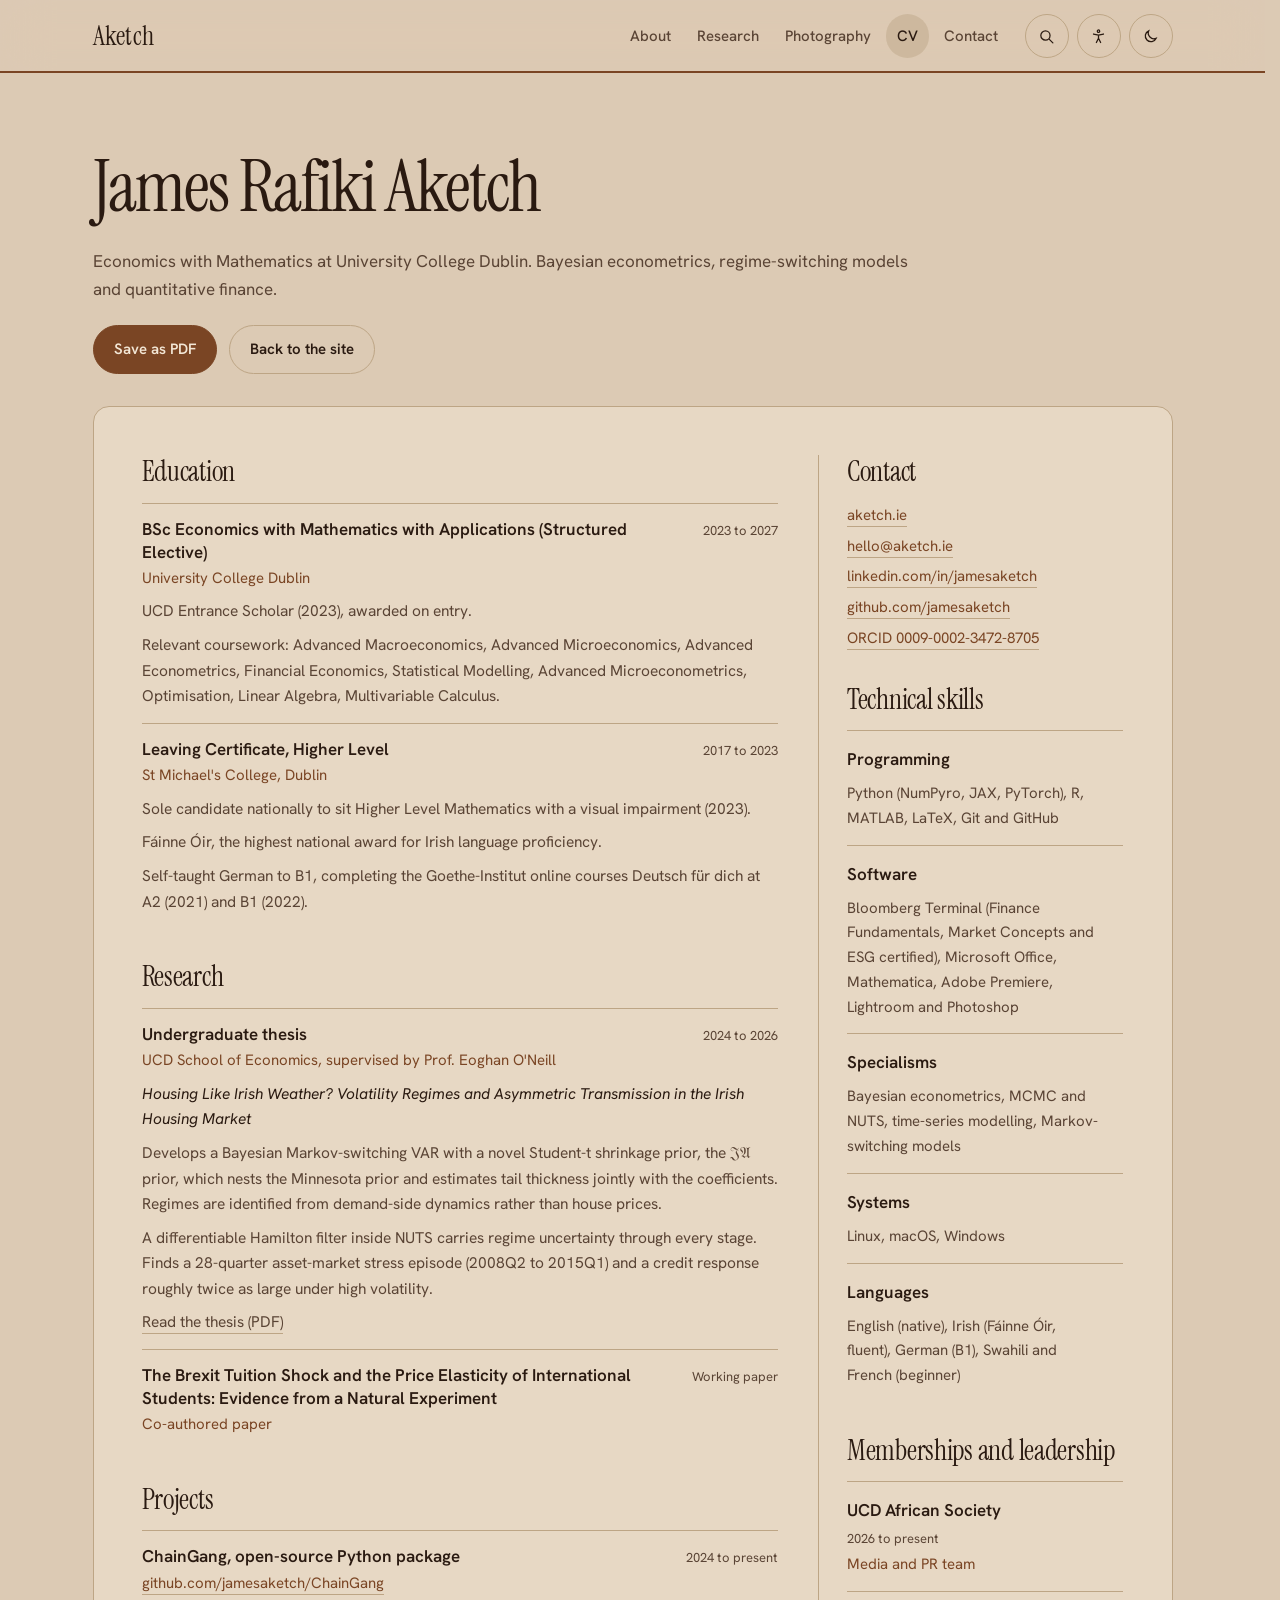
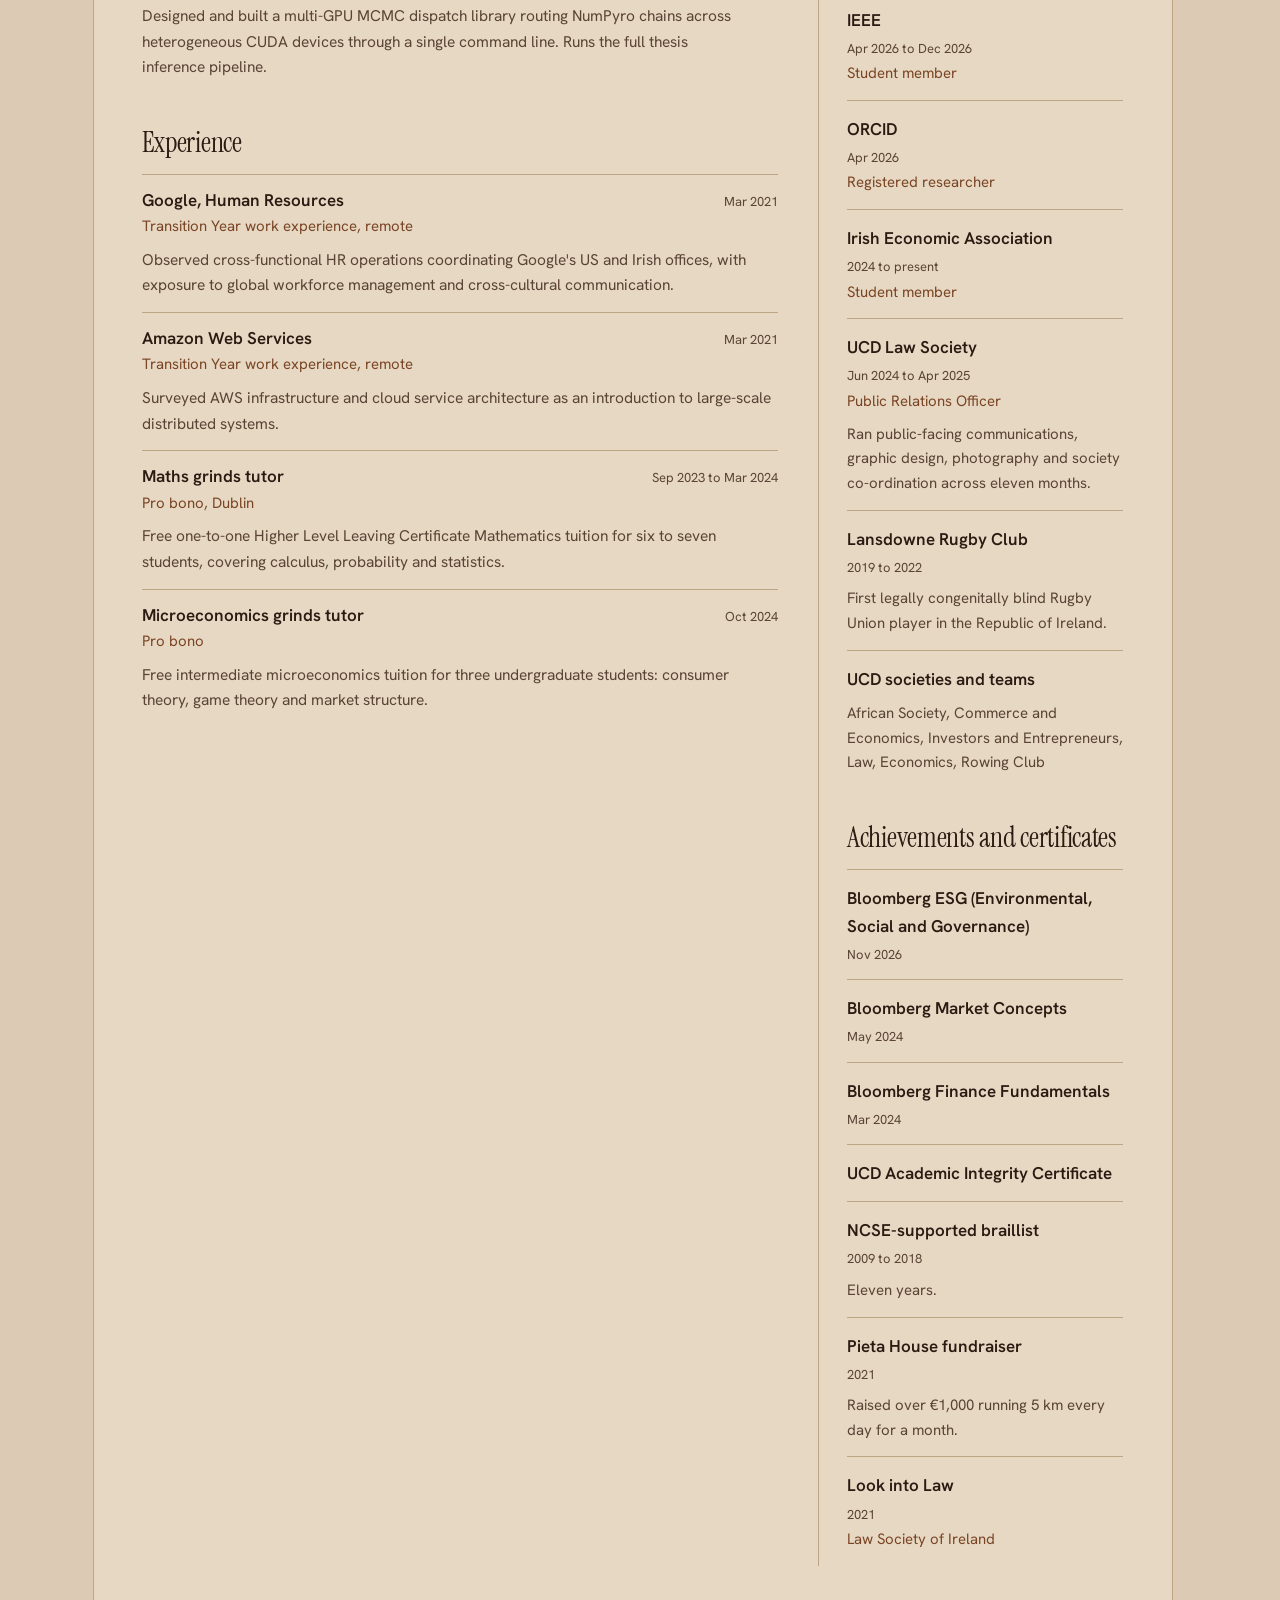
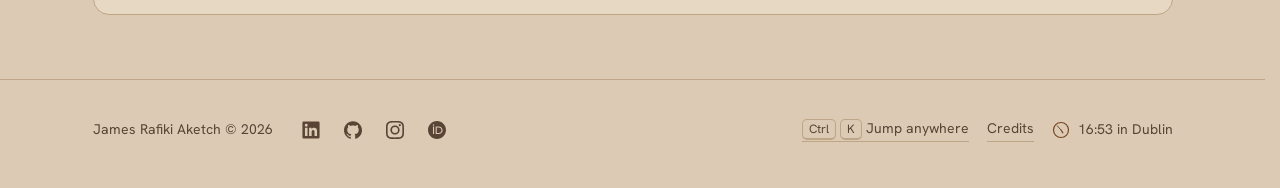
<file: cv.html>
<!DOCTYPE html>
<html lang="en">
<head>
<meta charset="utf-8">
<meta name="viewport" content="width=device-width, initial-scale=1, viewport-fit=cover">
<title>CV | James Rafiki Aketch</title>
<meta name="description" content="CV of James Rafiki Aketch, economics and mathematics student at University College Dublin.">
<meta property="og:title" content="CV | James Rafiki Aketch">
<meta property="og:description" content="CV of James Rafiki Aketch, economics and mathematics student at University College Dublin.">
<meta property="og:type" content="website">
<meta property="og:url" content="https://aketch.ie/cv.html">
<meta property="og:image" content="https://aketch.ie/assets/ja-social-card.jpg">
<link rel="canonical" href="https://aketch.ie/cv.html">
<meta name="theme-color" content="#dccab4" media="(prefers-color-scheme: light)">
<meta name="theme-color" content="#1b120e" media="(prefers-color-scheme: dark)">
<link rel="icon" href="/favicon.ico" sizes="any">
<link rel="icon" type="image/png" sizes="32x32" href="/favicon-32.png">
<link rel="apple-touch-icon" href="/apple-touch-icon.png">
<link rel="manifest" href="/site.webmanifest">
<script>try{var d=document.documentElement,t=localStorage.getItem("theme");if(t)d.setAttribute("data-theme",t);var a=JSON.parse(localStorage.getItem("a11y")||"{}");if(a.text)d.setAttribute("data-text","large");if(a.contrast||(a.contrast===undefined&&matchMedia("(prefers-contrast: more)").matches))d.setAttribute("data-contrast","high");if(a.font)d.setAttribute("data-font","readable");if(a.motion)d.setAttribute("data-motion","reduced");}catch(e){}</script>
<link rel="preconnect" href="https://fonts.googleapis.com">
<link rel="preconnect" href="https://fonts.gstatic.com" crossorigin>
<link href="https://fonts.googleapis.com/css2?family=Hanken+Grotesk:wght@400;500;600&family=Instrument+Serif:ital@0;1&display=swap" rel="stylesheet">
<link rel="stylesheet" href="assets/site.css?v=20261105-20">
<script src="assets/site.js?v=20261105-20" defer></script>
<link rel="stylesheet" href="assets/polish.css?v=20261105-20">
<script src="assets/polish.js?v=20261105-20" defer></script>
<link rel="stylesheet" href="assets/cv.css?v=20261110-1">
</head>
<body class="cv-page">
<a class="skip" href="#main">Skip to content</a>
<header class="bar">
  <div class="wrap">
    <a class="mark" href="index.html">Aketch</a>
    <nav aria-label="Main">
      <a href="index.html#about">About</a>
      <a href="research.html">Research</a>
      <a href="photography.html">Photography</a>
      <a href="cv.html" aria-current="page">CV</a>
      <a href="index.html#contact">Contact</a>
    </nav>
    <div class="tools">
      <button class="tbtn abtn" type="button" aria-label="Accessibility options" aria-expanded="false"><svg viewBox="0 0 24 24"><circle cx="12" cy="4.5" r="1.7"/><path d="M5 8.5l7 1.5 7-1.5M12 10v4.5M12 14.5l-3 6M12 14.5l3 6"/></svg></button>
      <button class="tbtn theme" type="button" aria-label="Switch between light and dark mode"><svg class="moon" viewBox="0 0 24 24"><path d="M20 14.5A8 8 0 0 1 9.5 4 8 8 0 1 0 20 14.5z"/></svg><svg class="sun" viewBox="0 0 24 24"><circle cx="12" cy="12" r="4"/><path d="M12 2v2M12 20v2M4.9 4.9l1.4 1.4M17.7 17.7l1.4 1.4M2 12h2M20 12h2M4.9 19.1l1.4-1.4M17.7 6.3l1.4-1.4"/></svg></button>
    </div>
  </div>
</header>

<main id="main" tabindex="-1">
  <div class="page-head">
    <div class="wrap">
      <h1>James Rafiki Aketch</h1>
      <p>Economics with Mathematics at University College Dublin. Bayesian econometrics, regime-switching models and quantitative finance.</p>
      <div class="cv-tools"><button class="btn solid print-cv" type="button">Save as PDF</button><a class="btn ghost" href="index.html">Back to the site</a></div>
    </div>
  </div>
  <div class="page-body">
    <div class="wrap cv">
      <div>
        <div class="cv-block"><h2>Education</h2>
          <div class="ent"><div class="ent-h"><strong>BSc Economics with Mathematics with Applications (Structured Elective)</strong><time>2023 to 2027</time></div><div class="org">University College Dublin</div><p>UCD Entrance Scholar (2023), awarded on entry.</p><p>Relevant coursework: Advanced Macroeconomics, Advanced Microeconomics, Advanced Econometrics, Financial Economics, Statistical Modelling, Advanced Microeconometrics, Optimisation, Linear Algebra, Multivariable Calculus.</p></div>
          <div class="ent"><div class="ent-h"><strong>Leaving Certificate, Higher Level</strong><time>2017 to 2023</time></div><div class="org">St Michael's College, Dublin</div><p>Sole candidate nationally to sit Higher Level Mathematics with a visual impairment (2023).</p><p>Fáinne Óir, the highest national award for Irish language proficiency.</p><p>Self-taught German to B1, completing the Goethe-Institut online courses Deutsch für dich at A2 (2021) and B1 (2022).</p></div>
        </div>
        <div class="cv-block"><h2>Research</h2>
          <div class="ent"><div class="ent-h"><strong>Undergraduate thesis</strong><time>2024 to 2026</time></div><div class="org">UCD School of Economics, supervised by Prof. Eoghan O'Neill</div><p><em>Housing Like Irish Weather? Volatility Regimes and Asymmetric Transmission in the Irish Housing Market</em></p><p>Develops a Bayesian Markov-switching VAR with a novel Student-t shrinkage prior, the 𝔍𝔄 prior, which nests the Minnesota prior and estimates tail thickness jointly with the coefficients. Regimes are identified from demand-side dynamics rather than house prices.</p><p>A differentiable Hamilton filter inside NUTS carries regime uncertainty through every stage. Finds a 28-quarter asset-market stress episode (2008Q2 to 2015Q1) and a credit response roughly twice as large under high volatility.</p><p><a href="papers/thesis.pdf" target="_blank" rel="noopener">Read the thesis (PDF)</a></p></div>
          <div class="ent"><div class="ent-h"><strong>The Brexit Tuition Shock and the Price Elasticity of International Students: Evidence from a Natural Experiment</strong><time>Working paper</time></div><div class="org">Co-authored paper</div></div>
        </div>
        <div class="cv-block"><h2>Projects</h2>
          <div class="ent"><div class="ent-h"><strong>ChainGang, open-source Python package</strong><time>2024 to present</time></div><div class="org"><a href="https://github.com/jamesaketch/ChainGang" rel="noopener">github.com/jamesaketch/ChainGang</a></div><p>Designed and built a multi-GPU MCMC dispatch library routing NumPyro chains across heterogeneous CUDA devices through a single command line. Runs the full thesis inference pipeline.</p></div>
        </div>
        <div class="cv-block"><h2>Experience</h2>
          <div class="ent"><div class="ent-h"><strong>Google, Human Resources</strong><time>Mar 2021</time></div><div class="org">Transition Year work experience, remote</div><p>Observed cross-functional HR operations coordinating Google's US and Irish offices, with exposure to global workforce management and cross-cultural communication.</p></div>
          <div class="ent"><div class="ent-h"><strong>Amazon Web Services</strong><time>Mar 2021</time></div><div class="org">Transition Year work experience, remote</div><p>Surveyed AWS infrastructure and cloud service architecture as an introduction to large-scale distributed systems.</p></div>
          <div class="ent"><div class="ent-h"><strong>Maths grinds tutor</strong><time>Sep 2023 to Mar 2024</time></div><div class="org">Pro bono, Dublin</div><p>Free one-to-one Higher Level Leaving Certificate Mathematics tuition for six to seven students, covering calculus, probability and statistics.</p></div>
          <div class="ent"><div class="ent-h"><strong>Microeconomics grinds tutor</strong><time>Oct 2024</time></div><div class="org">Pro bono</div><p>Free intermediate microeconomics tuition for three undergraduate students: consumer theory, game theory and market structure.</p></div>
        </div>
      </div>
      <aside>
        <div class="cv-block"><h2>Contact</h2><ul class="contacts"><li><a href="https://aketch.ie">aketch.ie</a></li><li><a href="mailto:hello@aketch.ie">hello@aketch.ie</a></li><li><a href="https://www.linkedin.com/in/jamesaketch/" rel="noopener">linkedin.com/in/jamesaketch</a></li><li><a href="https://github.com/jamesaketch" rel="noopener">github.com/jamesaketch</a></li><li><a href="https://orcid.org/0009-0002-3472-8705" rel="noopener">ORCID 0009-0002-3472-8705</a></li></ul>
        </div>
        <div class="cv-block"><h2>Technical skills</h2>
          <div class="ent"><div class="ent-h"><strong>Programming</strong></div><p>Python (NumPyro, JAX, PyTorch), R, MATLAB, LaTeX, Git and GitHub</p></div>
          <div class="ent"><div class="ent-h"><strong>Software</strong></div><p>Bloomberg Terminal (Finance Fundamentals, Market Concepts and ESG certified), Microsoft Office, Mathematica, Adobe Premiere, Lightroom and Photoshop</p></div>
          <div class="ent"><div class="ent-h"><strong>Specialisms</strong></div><p>Bayesian econometrics, MCMC and NUTS, time-series modelling, Markov-switching models</p></div>
          <div class="ent"><div class="ent-h"><strong>Systems</strong></div><p>Linux, macOS, Windows</p></div>
          <div class="ent"><div class="ent-h"><strong>Languages</strong></div><p>English (native), Irish (Fáinne Óir, fluent), German (B1), Swahili and French (beginner)</p></div>
        </div>
        <div class="cv-block"><h2>Memberships and leadership</h2>
          <div class="ent"><div class="ent-h"><strong>UCD African Society</strong><time>2026 to present</time></div><div class="org">Media and PR team</div></div>
          <div class="ent"><div class="ent-h"><strong>IEEE</strong><time>Apr 2026 to Dec 2026</time></div><div class="org">Student member</div></div>
          <div class="ent"><div class="ent-h"><strong>ORCID</strong><time>Apr 2026</time></div><div class="org">Registered researcher</div></div>
          <div class="ent"><div class="ent-h"><strong>Irish Economic Association</strong><time>2024 to present</time></div><div class="org">Student member</div></div>
          <div class="ent"><div class="ent-h"><strong>UCD Law Society</strong><time>Jun 2024 to Apr 2025</time></div><div class="org">Public Relations Officer</div><p>Ran public-facing communications, graphic design, photography and society co-ordination across eleven months.</p></div>
          <div class="ent"><div class="ent-h"><strong>Lansdowne Rugby Club</strong><time>2019 to 2022</time></div><p>First legally congenitally blind Rugby Union player in the Republic of Ireland.</p></div>
          <div class="ent"><div class="ent-h"><strong>UCD societies and teams</strong></div><p>African Society, Commerce and Economics, Investors and Entrepreneurs, Law, Economics, Rowing Club</p></div>
        </div>
        <div class="cv-block"><h2>Achievements and certificates</h2>
          <div class="ent"><div class="ent-h"><strong>Bloomberg ESG (Environmental, Social and Governance)</strong><time>Nov 2026</time></div></div>
          <div class="ent"><div class="ent-h"><strong>Bloomberg Market Concepts</strong><time>May 2024</time></div></div>
          <div class="ent"><div class="ent-h"><strong>Bloomberg Finance Fundamentals</strong><time>Mar 2024</time></div></div>
          <div class="ent"><div class="ent-h"><strong>UCD Academic Integrity Certificate</strong></div></div>
          <div class="ent"><div class="ent-h"><strong>NCSE-supported braillist</strong><time>2009 to 2018</time></div><p>Eleven years.</p></div>
          <div class="ent"><div class="ent-h"><strong>Pieta House fundraiser</strong><time>2021</time></div><p>Raised over €1,000 running 5 km every day for a month.</p></div>
          <div class="ent"><div class="ent-h"><strong>Look into Law</strong><time>2021</time></div><div class="org">Law Society of Ireland</div></div>
        </div>
      </aside>
    </div>
  </div>
</main>

<footer>
  <div class="wrap">
    <span class="foot-l"><span>James Rafiki Aketch &copy; 2026</span><nav class="socials" aria-label="Find me elsewhere"><a href="https://www.linkedin.com/in/jamesaketch/" target="_blank" rel="me noopener" aria-label="LinkedIn" title="LinkedIn"><svg viewBox="0 0 128 128" aria-hidden="true"><path d="M116 3H12a8.91 8.91 0 00-9 8.8v104.42a8.91 8.91 0 009 8.78h104a8.93 8.93 0 009-8.81V11.77A8.93 8.93 0 00116 3zM39.17 107H21.06V48.73h18.11zm-9-66.21a10.5 10.5 0 1110.49-10.5 10.5 10.5 0 01-10.54 10.48zM107 107H88.89V78.65c0-6.75-.12-15.44-9.41-15.44s-10.87 7.36-10.87 15V107H50.53V48.73h17.36v8h.24c2.42-4.58 8.32-9.41 17.13-9.41C103.6 47.28 107 59.35 107 75z"/></svg></a><a href="https://github.com/jamesaketch" target="_blank" rel="me noopener" aria-label="GitHub" title="GitHub"><svg viewBox="0 0 24 24" aria-hidden="true"><path d="M12 .297c-6.63 0-12 5.373-12 12 0 5.303 3.438 9.8 8.205 11.385.6.113.82-.258.82-.577 0-.285-.01-1.04-.015-2.04-3.338.724-4.042-1.61-4.042-1.61C4.422 18.07 3.633 17.7 3.633 17.7c-1.087-.744.084-.729.084-.729 1.205.084 1.838 1.236 1.838 1.236 1.07 1.835 2.809 1.305 3.495.998.108-.776.417-1.305.76-1.605-2.665-.3-5.466-1.332-5.466-5.93 0-1.31.465-2.38 1.235-3.22-.135-.303-.54-1.523.105-3.176 0 0 1.005-.322 3.3 1.23.96-.267 1.98-.399 3-.405 1.02.006 2.04.138 3 .405 2.28-1.552 3.285-1.23 3.285-1.23.645 1.653.24 2.873.12 3.176.765.84 1.23 1.91 1.23 3.22 0 4.61-2.805 5.625-5.475 5.92.42.36.81 1.096.81 2.22 0 1.606-.015 2.896-.015 3.286 0 .315.21.69.825.57C20.565 22.092 24 17.592 24 12.297c0-6.627-5.373-12-12-12"/></svg></a><a href="https://www.instagram.com/jaketchphoto" target="_blank" rel="me noopener" aria-label="Instagram, @jaketchphoto" title="Instagram"><svg viewBox="0 0 24 24" aria-hidden="true"><path d="M7.0301.084c-1.2768.0602-2.1487.264-2.911.5634-.7888.3075-1.4575.72-2.1228 1.3877-.6652.6677-1.075 1.3368-1.3802 2.127-.2954.7638-.4956 1.6365-.552 2.914-.0564 1.2775-.0689 1.6882-.0626 4.947.0062 3.2586.0206 3.6671.0825 4.9473.061 1.2765.264 2.1482.5635 2.9107.308.7889.72 1.4573 1.388 2.1228.6679.6655 1.3365 1.0743 2.1285 1.38.7632.295 1.6361.4961 2.9134.552 1.2773.056 1.6884.069 4.9462.0627 3.2578-.0062 3.668-.0207 4.9478-.0814 1.28-.0607 2.147-.2652 2.9098-.5633.7889-.3086 1.4578-.72 2.1228-1.3881.665-.6682 1.0745-1.3378 1.3795-2.1284.2957-.7632.4966-1.636.552-2.9124.056-1.2809.0692-1.6898.063-4.948-.0063-3.2583-.021-3.6668-.0817-4.9465-.0607-1.2797-.264-2.1487-.5633-2.9117-.3084-.7889-.72-1.4568-1.3876-2.1228C21.2982 1.33 20.628.9208 19.8378.6165 19.074.321 18.2017.1197 16.9244.0645 15.6471.0093 15.236-.005 11.977.0014 8.718.0076 8.31.0215 7.0301.0839m.1402 21.6932c-1.17-.0509-1.8053-.2453-2.2287-.408-.5606-.216-.96-.4771-1.3819-.895-.422-.4178-.6811-.8186-.9-1.378-.1644-.4234-.3624-1.058-.4171-2.228-.0595-1.2645-.072-1.6442-.079-4.848-.007-3.2037.0053-3.583.0607-4.848.05-1.169.2456-1.805.408-2.2282.216-.5613.4762-.96.895-1.3816.4188-.4217.8184-.6814 1.3783-.9003.423-.1651 1.0575-.3614 2.227-.4171 1.2655-.06 1.6447-.072 4.848-.079 3.2033-.007 3.5835.005 4.8495.0608 1.169.0508 1.8053.2445 2.228.408.5608.216.96.4754 1.3816.895.4217.4194.6816.8176.9005 1.3787.1653.4217.3617 1.056.4169 2.2263.0602 1.2655.0739 1.645.0796 4.848.0058 3.203-.0055 3.5834-.061 4.848-.051 1.17-.245 1.8055-.408 2.2294-.216.5604-.4763.96-.8954 1.3814-.419.4215-.8181.6811-1.3783.9-.4224.1649-1.0577.3617-2.2262.4174-1.2656.0595-1.6448.072-4.8493.079-3.2045.007-3.5825-.006-4.848-.0608M16.953 5.5864A1.44 1.44 0 1 0 18.39 4.144a1.44 1.44 0 0 0-1.437 1.4424M5.8385 12.012c.0067 3.4032 2.7706 6.1557 6.173 6.1493 3.4026-.0065 6.157-2.7701 6.1506-6.1733-.0065-3.4032-2.771-6.1565-6.174-6.1498-3.403.0067-6.156 2.771-6.1496 6.1738M8 12.0077a4 4 0 1 1 4.008 3.9921A3.9996 3.9996 0 0 1 8 12.0077"/></svg></a><a href="https://orcid.org/0009-0002-3472-8705" target="_blank" rel="me noopener" aria-label="ORCID, 0009-0002-3472-8705" title="ORCID"><svg viewBox="0 0 24 24" aria-hidden="true"><path d="M12 0C5.372 0 0 5.372 0 12s5.372 12 12 12 12-5.372 12-12S18.628 0 12 0zM7.369 4.378c.525 0 .947.431.947.947s-.422.947-.947.947a.95.95 0 0 1-.947-.947c0-.525.422-.947.947-.947zm-.722 3.038h1.444v10.041H6.647V7.416zm3.562 0h3.9c3.712 0 5.344 2.653 5.344 5.025 0 2.578-2.016 5.025-5.325 5.025h-3.919V7.416zm1.444 1.303v7.444h2.297c3.272 0 4.022-2.484 4.022-3.722 0-2.016-1.284-3.722-4.097-3.722h-2.222z"/></svg></a></nav></span>
    <span class="foot-r">
      <button class="linkish palette-open" type="button"><kbd class="kmod">⌘</kbd> <kbd>K</kbd> Jump anywhere</button>
      <button class="linkish credits-open" type="button">Credits</button>
      <span class="clockline"><svg class="clock" viewBox="0 0 24 24" role="img" aria-label="Dublin time"><circle cx="12" cy="12" r="10"/><line class="hh" x1="12" y1="12" x2="12" y2="7.5"/><line class="mh" x1="12" y1="12" x2="12" y2="4.6"/></svg><span><span class="dublin-time">--:--</span> in Dublin</span></span>
    </span>
  </div>
</footer>

</body>
</html>
</file>
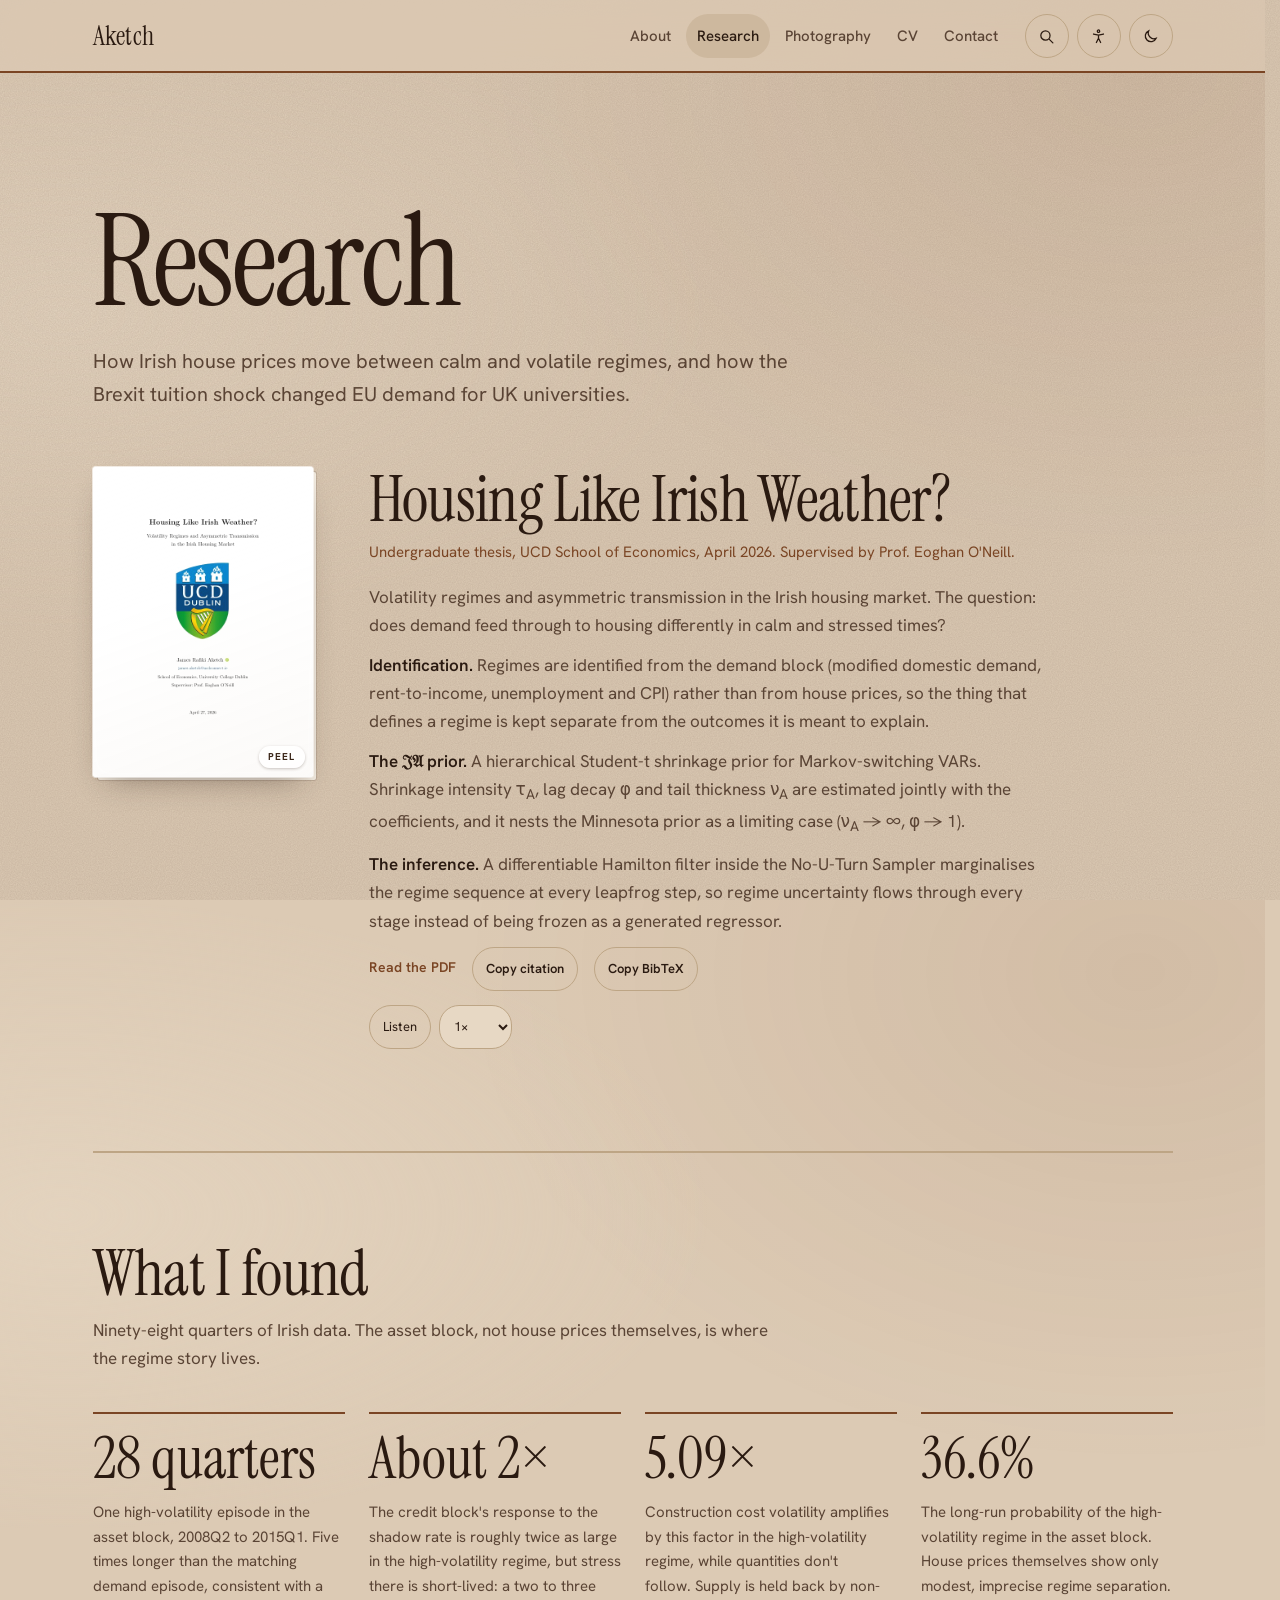
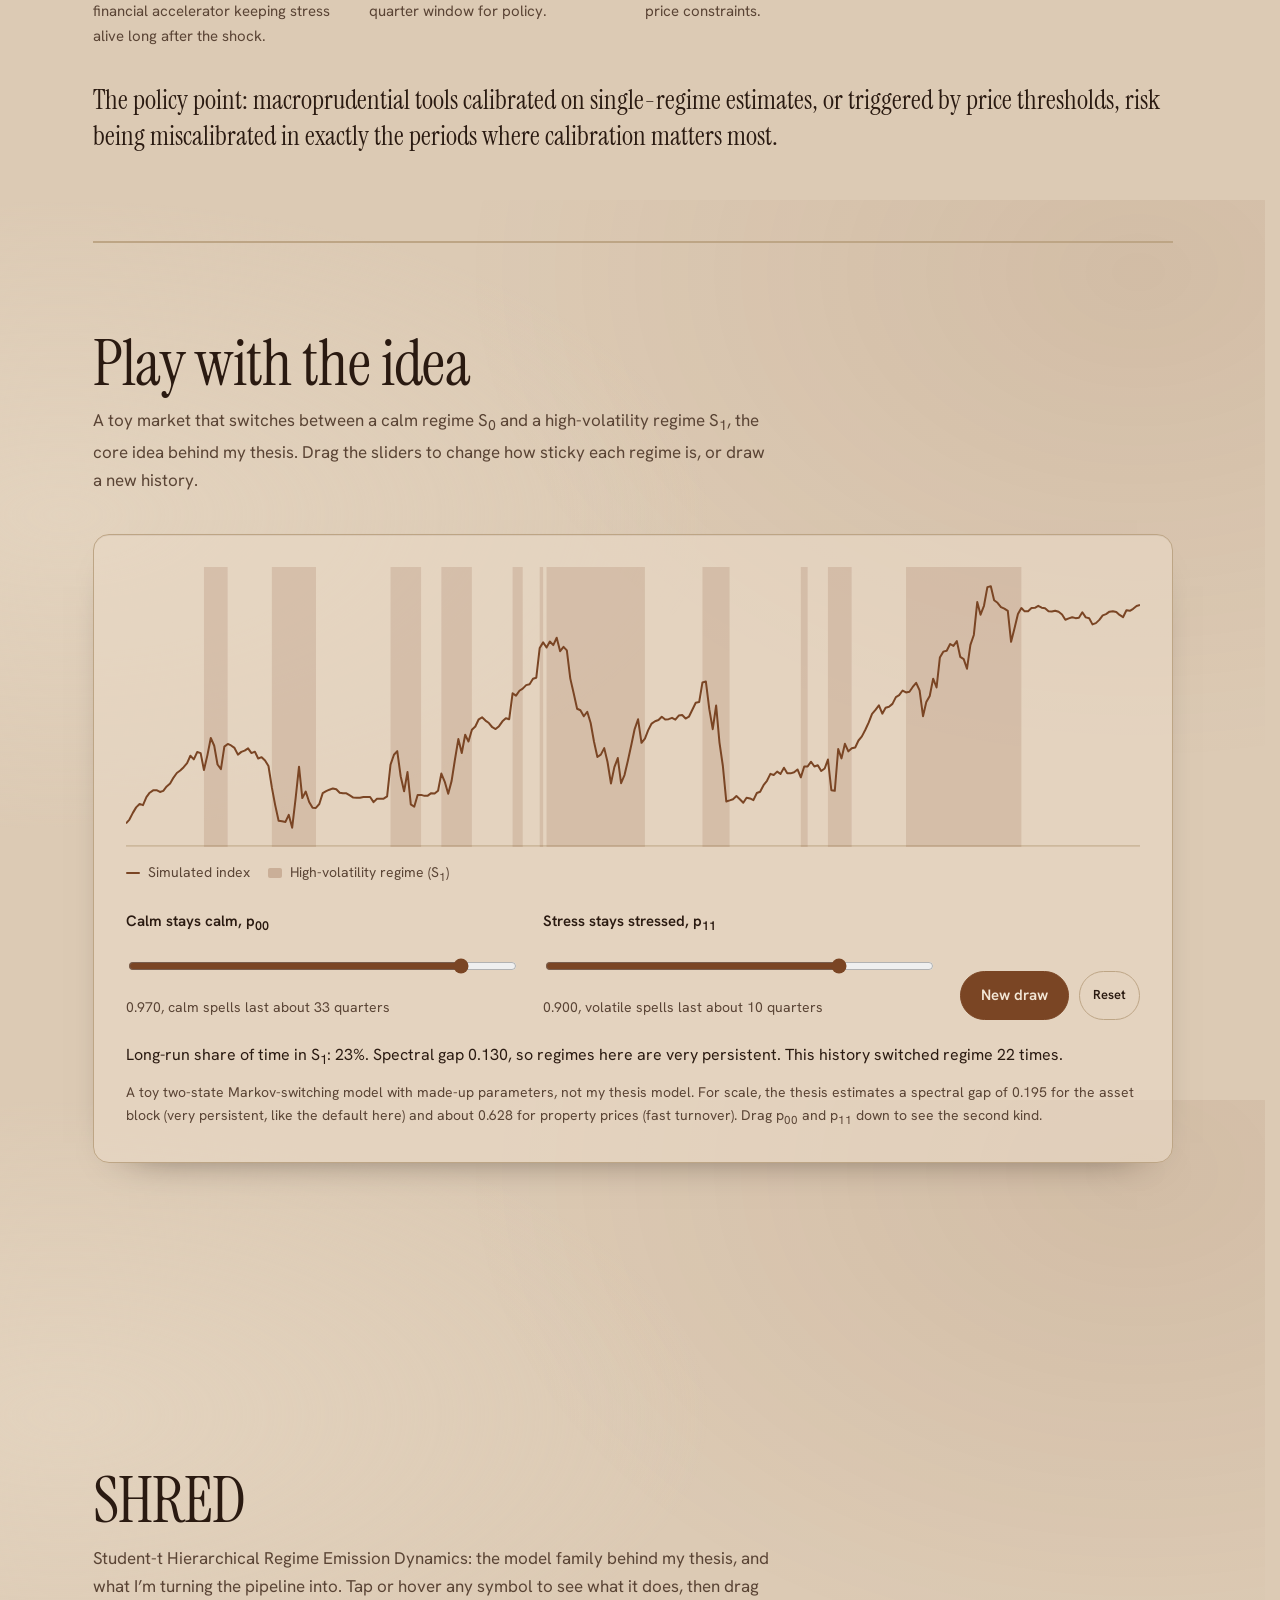
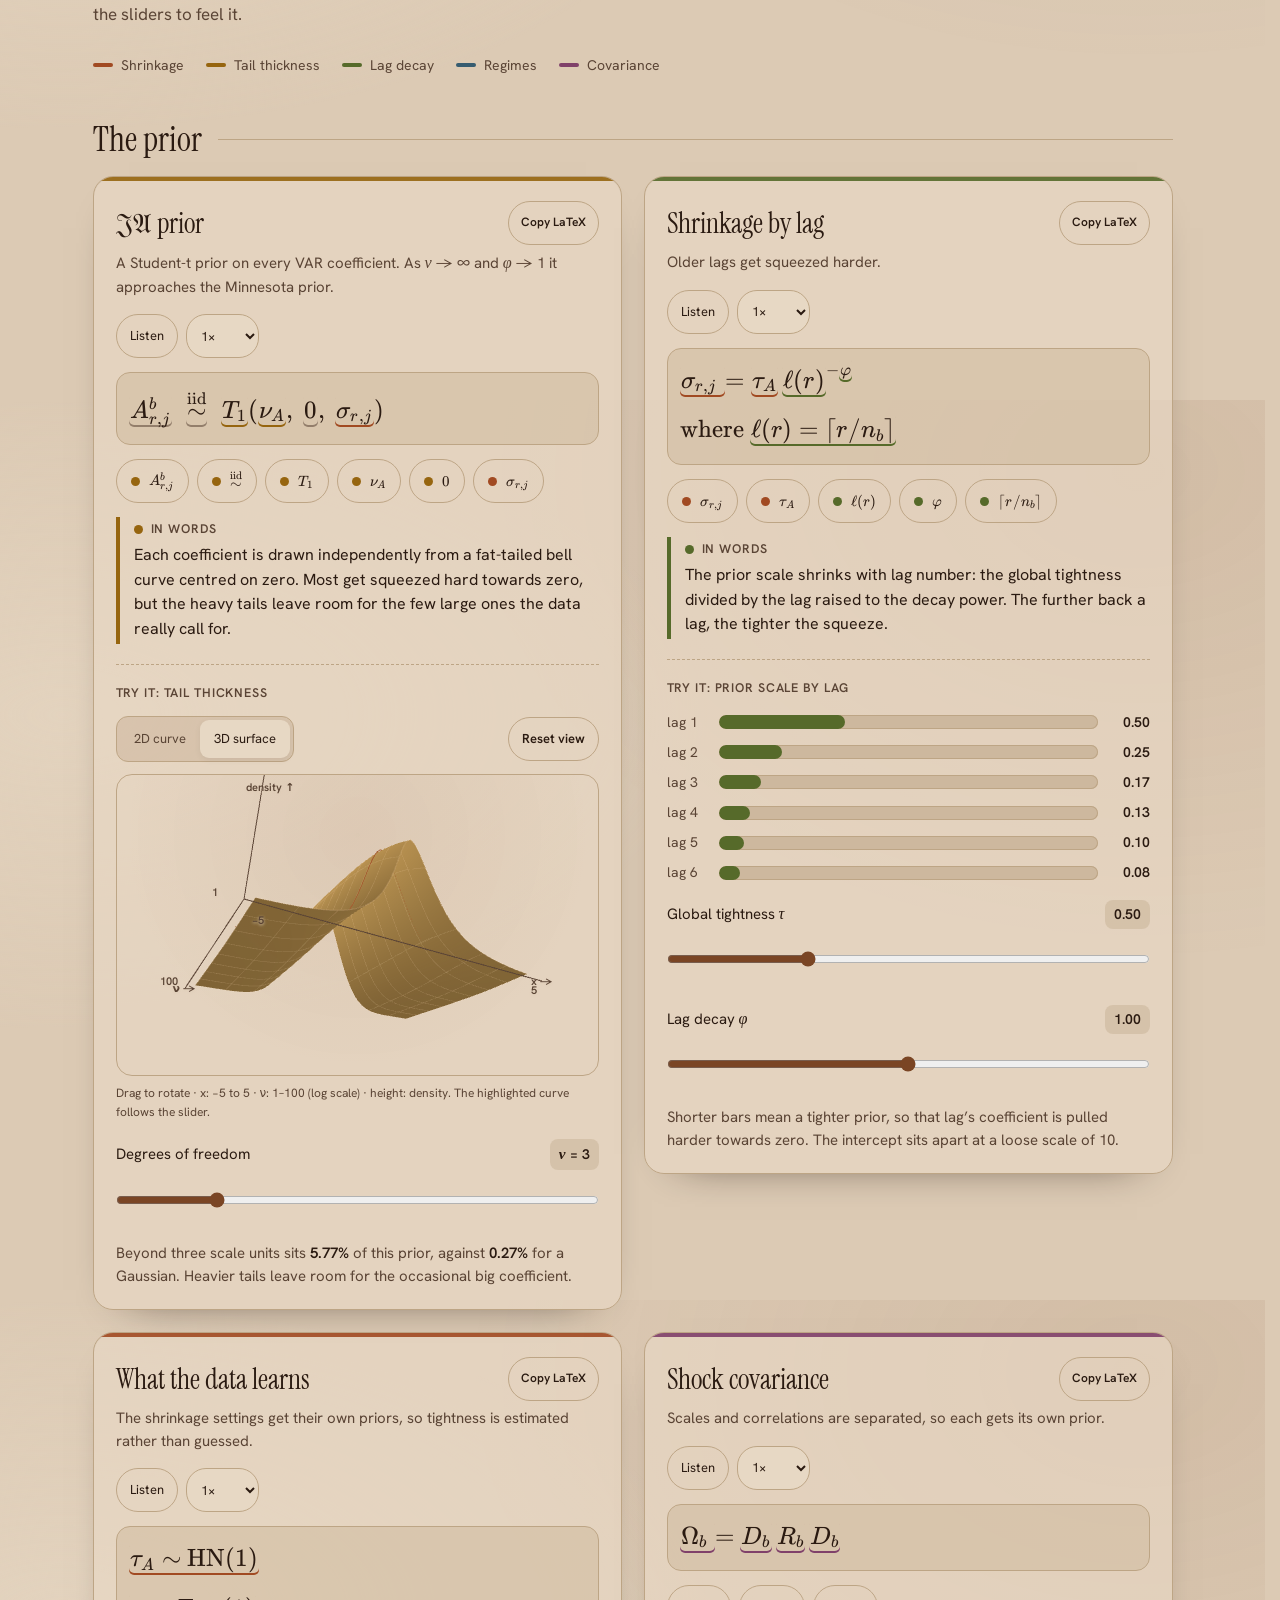
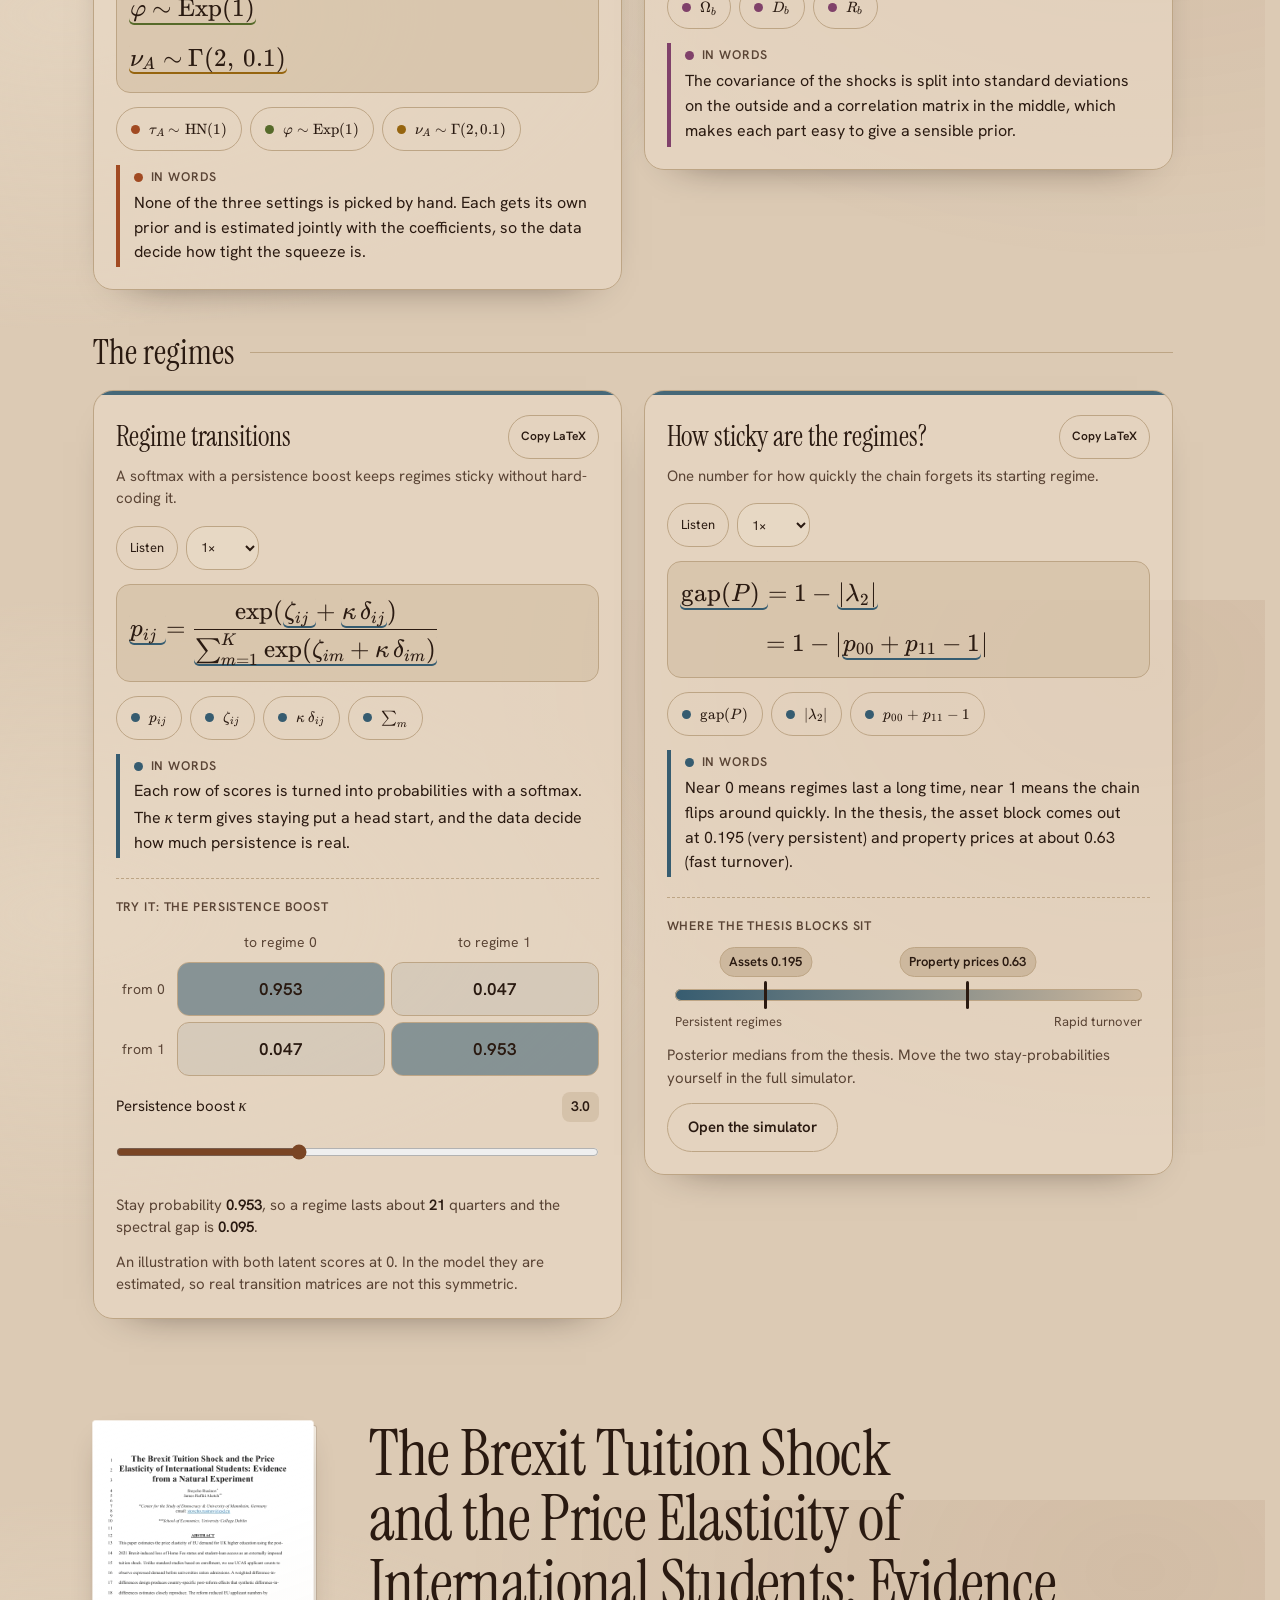
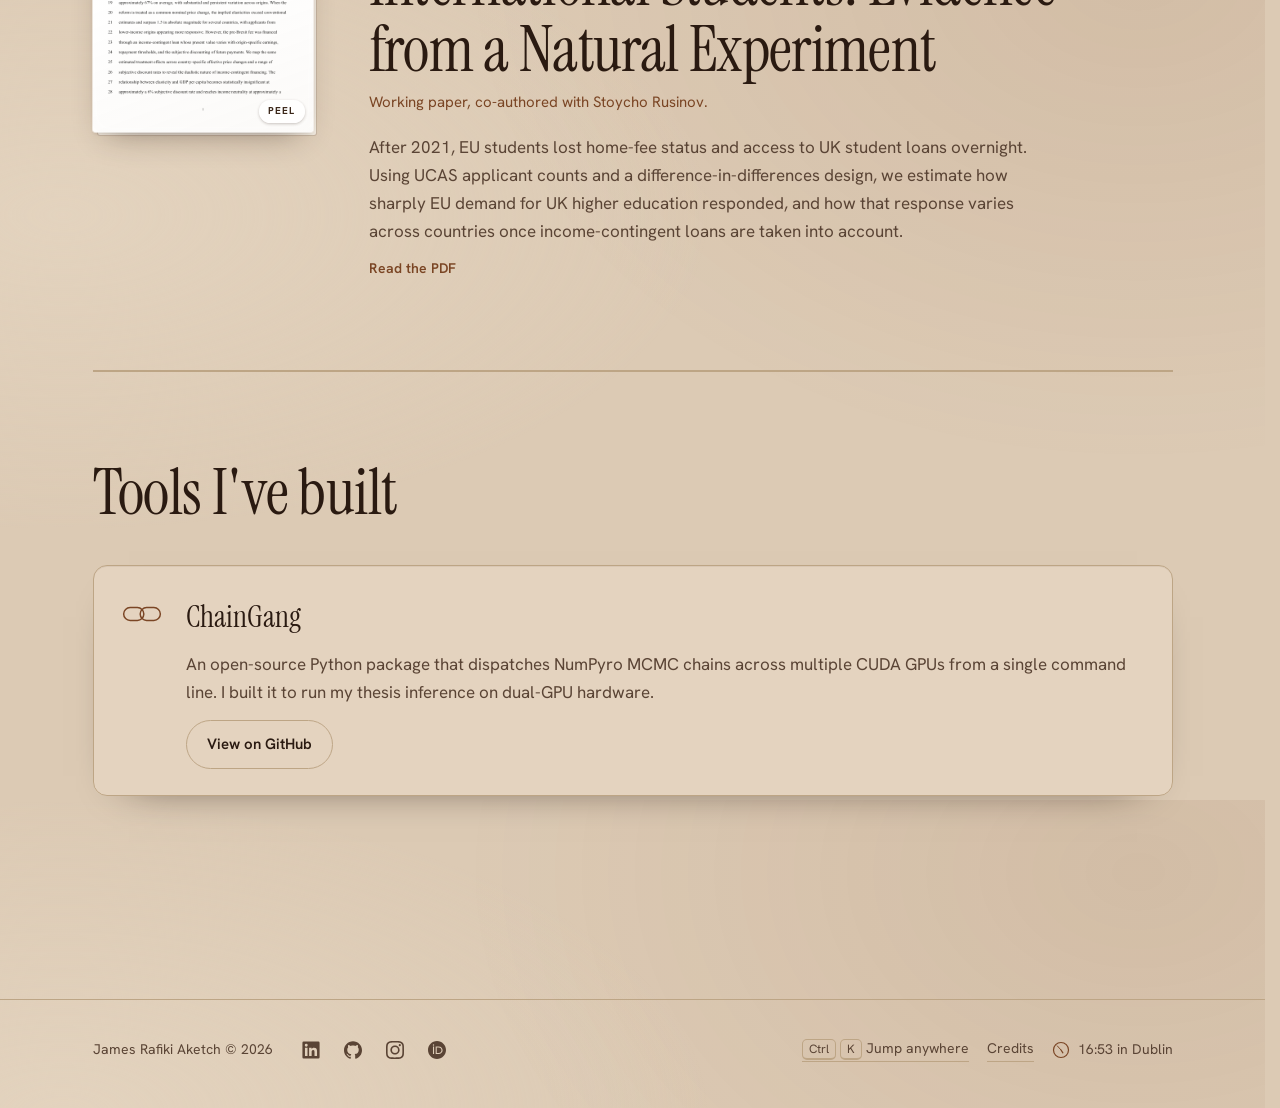
<file: research.html>
<!DOCTYPE html>
<html lang="en">
<head>
<meta charset="utf-8">
<meta name="viewport" content="width=device-width, initial-scale=1, viewport-fit=cover">
<title>Research | James Rafiki Aketch</title>
<meta name="description" content="Research by James Rafiki Aketch on Irish housing regimes and Brexit, with an interactive regime-switching simulator.">
<meta property="og:title" content="Research | James Rafiki Aketch">
<meta property="og:description" content="Research by James Rafiki Aketch on Irish housing regimes and Brexit, with an interactive regime-switching simulator.">
<meta property="og:type" content="website">
<meta property="og:url" content="https://aketch.ie/research.html">
<meta property="og:image" content="https://aketch.ie/assets/ja-social-card.jpg">
<link rel="canonical" href="https://aketch.ie/research.html">
<meta name="theme-color" content="#dccab4" media="(prefers-color-scheme: light)">
<meta name="theme-color" content="#1b120e" media="(prefers-color-scheme: dark)">
<link rel="icon" href="/favicon.ico" sizes="any">
<link rel="icon" type="image/png" sizes="32x32" href="/favicon-32.png">
<link rel="apple-touch-icon" href="/apple-touch-icon.png">
<link rel="manifest" href="/site.webmanifest">
<script>try{var d=document.documentElement,t=localStorage.getItem("theme");if(t)d.setAttribute("data-theme",t);var a=JSON.parse(localStorage.getItem("a11y")||"{}");if(a.text)d.setAttribute("data-text","large");if(a.contrast||(a.contrast===undefined&&matchMedia("(prefers-contrast: more)").matches))d.setAttribute("data-contrast","high");if(a.font)d.setAttribute("data-font","readable");if(a.motion)d.setAttribute("data-motion","reduced");}catch(e){}</script>
<link rel="preconnect" href="https://fonts.googleapis.com">
<link rel="preconnect" href="https://fonts.gstatic.com" crossorigin>
<link href="https://fonts.googleapis.com/css2?family=Hanken+Grotesk:wght@400;500;600&family=Instrument+Serif:ital@0;1&display=swap" rel="stylesheet">
<link rel="stylesheet" href="assets/site.css?v=20261105-20">
<!-- KaTeX 0.16.9. Styles/fonts embedded for reliable equation rendering.
The MIT License (MIT)

Copyright (c) 2013-2020 Khan Academy and other contributors

Permission is hereby granted, free of charge, to any person obtaining a copy
of this software and associated documentation files (the "Software"), to deal
in the Software without restriction, including without limitation the rights
to use, copy, modify, merge, publish, distribute, sublicense, and/or sell
copies of the Software, and to permit persons to whom the Software is
furnished to do so, subject to the following conditions:

The above copyright notice and this permission notice shall be included in all
copies or substantial portions of the Software.

THE SOFTWARE IS PROVIDED "AS IS", WITHOUT WARRANTY OF ANY KIND, EXPRESS OR
IMPLIED, INCLUDING BUT NOT LIMITED TO THE WARRANTIES OF MERCHANTABILITY,
FITNESS FOR A PARTICULAR PURPOSE AND NONINFRINGEMENT. IN NO EVENT SHALL THE
AUTHORS OR COPYRIGHT HOLDERS BE LIABLE FOR ANY CLAIM, DAMAGES OR OTHER
LIABILITY, WHETHER IN AN ACTION OF CONTRACT, TORT OR OTHERWISE, ARISING FROM,
OUT OF OR IN CONNECTION WITH THE SOFTWARE OR THE USE OR OTHER DEALINGS IN THE
SOFTWARE.

-->
<link rel="stylesheet" href="assets/katex-local.css">
<script src="assets/site.js?v=20261105-20" defer></script>
<link rel="stylesheet" href="assets/polish.css?v=20261105-20">
<script src="assets/polish.js?v=20261105-20" defer></script>
<script src="assets/graphics.js?v=20261105-20" defer></script>
<script src="assets/peel.js?v=20261105-20" defer></script>
</head>
<body>
<a class="skip" href="#main">Skip to content</a>
<header class="bar">
  <div class="wrap">
    <a class="mark" href="index.html">Aketch</a>
    <nav aria-label="Main">
      <a href="index.html#about">About</a>
      <a href="research.html" aria-current="page">Research</a>
      <a href="photography.html">Photography</a>
      <a href="cv.html">CV</a>
      <a href="index.html#contact">Contact</a>
    </nav>
    <div class="tools">
      <button class="tbtn abtn" type="button" aria-label="Accessibility options" aria-expanded="false"><svg viewBox="0 0 24 24"><circle cx="12" cy="4.5" r="1.7"/><path d="M5 8.5l7 1.5 7-1.5M12 10v4.5M12 14.5l-3 6M12 14.5l3 6"/></svg></button>
      <button class="tbtn theme" type="button" aria-label="Switch between light and dark mode"><svg class="moon" viewBox="0 0 24 24"><path d="M20 14.5A8 8 0 0 1 9.5 4 8 8 0 1 0 20 14.5z"/></svg><svg class="sun" viewBox="0 0 24 24"><circle cx="12" cy="12" r="4"/><path d="M12 2v2M12 20v2M4.9 4.9l1.4 1.4M17.7 17.7l1.4 1.4M2 12h2M20 12h2M4.9 19.1l1.4-1.4M17.7 6.3l1.4-1.4"/></svg></button>
    </div>
  </div>
</header>

<main id="main" tabindex="-1">
  <div class="page-head">
    <div class="wrap">
      <h1>Research</h1>
      <p>How Irish house prices move between calm and volatile regimes, and how the Brexit tuition shock changed EU demand for UK universities.</p>
    </div>
  </div>
  <div class="page-body">
    <div class="wrap">
      <section class="r-block" id="thesis">
        <div class="feature">
          <a class="cover-link" href="papers/thesis.pdf" target="_blank" rel="noopener">
            <div class="cover cover-real"><img src="papers/covers/thesis.jpg" alt="Title page of the thesis, Housing Like Irish Weather?" width="538" height="760" loading="lazy" decoding="async"></div>
          </a>
          <div>
            <h2>Housing Like Irish Weather?</h2>
            <p class="meta">Undergraduate thesis, UCD School of Economics, April 2026. Supervised by Prof. Eoghan O'Neill.</p>
            <p class="body">Volatility regimes and asymmetric transmission in the Irish housing market. The question: does demand feed through to housing differently in calm and stressed times?</p>
            <p class="body"><b>Identification.</b> Regimes are identified from the demand block (modified domestic demand, rent-to-income, unemployment and CPI) rather than from house prices, so the thing that defines a regime is kept separate from the outcomes it is meant to explain.</p>
            <p class="body"><b>The 𝔍𝔄 prior.</b> A hierarchical Student-t shrinkage prior for Markov-switching VARs. Shrinkage intensity τ<sub>A</sub>, lag decay φ and tail thickness ν<sub>A</sub> are estimated jointly with the coefficients, and it nests the Minnesota prior as a limiting case (ν<sub>A</sub> → ∞, φ → 1).</p>
            <p class="body"><b>The inference.</b> A differentiable Hamilton filter inside the No-U-Turn Sampler marginalises the regime sequence at every leapfrog step, so regime uncertainty flows through every stage instead of being frozen as a generated regressor.</p>
            <div class="actions"><a class="status" href="papers/thesis.pdf" target="_blank" rel="noopener">Read the PDF</a><button class="chip" type="button" data-copy="Aketch, J. R. (2026). Housing like Irish weather? Volatility regimes and asymmetric transmission in the Irish housing market [Undergraduate thesis, University College Dublin].">Copy citation</button><button class="chip" type="button" data-copy="@thesis{aketch2026housing,&#10;  author = {Aketch, James Rafiki},&#10;  title = {Housing Like Irish Weather? Volatility Regimes and Asymmetric Transmission in the Irish Housing Market},&#10;  type = {Undergraduate thesis},&#10;  institution = {University College Dublin},&#10;  year = {2026}&#10;}">Copy BibTeX</button></div>
          </div>
        </div>
      </section>

      <section class="r-block" id="findings">
        <div class="head">
          <h2>What I found</h2>
          <p>Ninety-eight quarters of Irish data. The asset block, not house prices themselves, is where the regime story lives.</p>
        </div>
        <div class="findings">
          <div class="fd"><b>28 quarters</b><p>One high-volatility episode in the asset block, 2008Q2 to 2015Q1. Five times longer than the matching demand episode, consistent with a financial accelerator keeping stress alive long after the shock.</p></div>
          <div class="fd"><b>About 2×</b><p>The credit block's response to the shadow rate is roughly twice as large in the high-volatility regime, but stress there is short-lived: a two to three quarter window for policy.</p></div>
          <div class="fd"><b>5.09×</b><p>Construction cost volatility amplifies by this factor in the high-volatility regime, while quantities don't follow. Supply is held back by non-price constraints.</p></div>
          <div class="fd"><b>36.6%</b><p>The long-run probability of the high-volatility regime in the asset block. House prices themselves show only modest, imprecise regime separation.</p></div>
        </div>
        <p class="policy">The policy point: macroprudential tools calibrated on single-regime estimates, or triggered by price thresholds, risk being miscalibrated in exactly the periods where calibration matters most.</p>
      </section>

      <section class="r-block" id="simulator">
        <div class="head">
          <h2>Play with the idea</h2>
          <p>A toy market that switches between a calm regime S<sub>0</sub> and a high-volatility regime S<sub>1</sub>, the core idea behind my thesis. Drag the sliders to change how sticky each regime is, or draw a new history.</p>
        </div>
        <div class="sim">
          <svg class="sim-plot" viewBox="0 0 800 260" preserveAspectRatio="none" role="img" aria-label="Simulated index path, with volatile periods shaded">
            <defs><clipPath id="sim-clip"><rect x="0" y="0" width="800" height="260"/></clipPath></defs>
            <line class="axis" x1="0" y1="259" x2="800" y2="259"/>
            <g clip-path="url(#sim-clip)"><g class="bands"><rect class="band" x="61.5" y="0" width="18.7" height="260"/><rect class="band" x="115.1" y="0" width="34.8" height="260"/><rect class="band" x="208.7" y="0" width="24.1" height="260"/><rect class="band" x="248.8" y="0" width="24.1" height="260"/><rect class="band" x="305.0" y="0" width="8.0" height="260"/><rect class="band" x="326.4" y="0" width="2.7" height="260"/><rect class="band" x="331.8" y="0" width="77.6" height="260"/><rect class="band" x="454.8" y="0" width="21.4" height="260"/><rect class="band" x="532.4" y="0" width="5.4" height="260"/><rect class="band" x="553.8" y="0" width="18.7" height="260"/><rect class="band" x="615.4" y="0" width="91.0" height="260"/></g><path class="line" d="M0.0 238.1L2.7 234.5L5.4 228.3L8.0 223.2L10.7 220.0L13.4 221.1L16.1 213.6L18.7 209.6L21.4 207.4L24.1 207.2L26.8 208.9L29.4 207.9L32.1 203.8L34.8 201.1L37.5 195.5L40.1 191.3L42.8 189.0L45.5 185.9L48.2 182.1L50.8 175.3L53.5 178.6L56.2 171.8L58.9 172.8L61.5 188.5L64.2 174.9L66.9 158.8L69.6 166.0L72.2 183.4L74.9 187.7L77.6 166.8L80.3 164.3L82.9 165.7L85.6 168.0L88.3 174.2L91.0 171.7L93.6 170.5L96.3 168.4L99.0 172.8L101.7 171.5L104.3 177.8L107.0 176.6L109.7 179.6L112.4 184.8L115.1 204.9L117.7 221.1L120.4 235.6L123.1 236.1L125.8 236.7L128.4 230.1L131.1 242.1L133.8 215.1L136.5 185.4L139.1 214.6L141.8 208.5L144.5 218.2L147.2 223.6L149.8 223.7L152.5 220.1L155.2 210.0L157.9 208.2L160.5 206.8L163.2 205.6L165.9 206.4L168.6 209.6L171.2 210.1L173.9 210.2L176.6 212.1L179.3 214.1L181.9 214.2L184.6 214.2L187.3 213.6L190.0 213.6L192.6 213.6L195.3 218.3L198.0 215.2L200.7 215.2L203.3 215.1L206.0 213.0L208.7 183.5L211.4 174.3L214.0 171.0L216.7 194.3L219.4 208.3L222.1 190.4L224.7 220.4L227.4 222.6L230.1 211.8L232.8 211.6L235.5 212.5L238.1 212.3L240.8 210.0L243.5 210.4L246.2 207.8L248.8 191.8L251.5 199.5L254.2 210.5L256.9 198.6L259.5 179.0L262.2 159.8L264.9 172.7L267.6 155.8L270.2 162.1L272.9 151.2L275.6 148.1L278.3 141.4L280.9 139.6L283.6 142.6L286.3 144.9L289.0 148.8L291.6 150.5L294.3 147.8L297.0 143.3L299.7 140.4L302.3 141.4L305.0 117.3L307.7 119.5L310.4 114.9L313.0 112.9L315.7 109.7L318.4 108.8L321.1 103.8L323.7 102.8L326.4 75.2L329.1 70.0L331.8 74.8L334.4 69.2L337.1 72.5L339.8 65.7L342.5 78.2L345.2 74.2L347.8 77.4L350.5 103.4L353.2 117.3L355.9 131.6L358.5 133.0L361.2 138.6L363.9 134.4L366.6 144.9L369.2 162.0L371.9 176.4L374.6 174.2L377.3 168.2L379.9 181.1L382.6 201.0L385.3 185.8L388.0 177.4L390.6 200.7L393.3 193.2L396.0 179.6L398.7 165.1L401.3 150.5L404.0 141.4L406.7 163.3L409.4 159.4L412.0 151.5L414.7 145.4L417.4 143.2L420.1 142.1L422.7 139.0L425.4 141.6L428.1 141.3L430.8 140.1L433.4 141.8L436.1 137.9L438.8 137.5L441.5 140.7L444.1 139.0L446.8 132.5L449.5 126.0L452.2 125.4L454.8 107.2L457.5 106.4L460.2 132.0L462.9 150.6L465.6 128.6L468.2 162.8L470.9 184.8L473.6 217.7L476.3 216.7L478.9 215.6L481.6 212.7L484.3 215.6L487.0 218.9L489.6 214.2L492.3 214.9L495.0 216.5L497.7 209.9L500.3 208.7L503.0 202.6L505.7 198.5L508.4 192.1L511.0 193.1L513.7 190.0L516.4 192.1L519.1 186.4L521.7 191.5L524.4 191.6L527.1 190.6L529.8 188.0L532.4 195.3L535.1 185.3L537.8 185.2L540.5 180.8L543.1 185.2L545.8 184.1L548.5 189.4L551.2 187.1L553.8 178.8L556.5 207.3L559.2 207.8L561.9 169.0L564.5 177.7L567.2 164.2L569.9 171.2L572.6 168.3L575.3 167.6L577.9 161.1L580.6 157.3L583.3 151.1L586.0 144.3L588.6 136.4L591.3 132.7L594.0 128.5L596.7 136.2L599.3 130.7L602.0 129.8L604.7 127.1L607.4 120.8L610.0 119.0L612.7 114.7L615.4 116.5L618.1 115.8L620.7 111.4L623.4 107.6L626.1 114.5L628.8 138.5L631.4 125.4L634.1 119.8L636.8 103.7L639.5 111.9L642.1 84.1L644.8 78.6L647.5 77.7L650.2 71.5L652.8 73.3L655.5 68.8L658.2 83.5L660.9 85.6L663.5 94.5L666.2 72.3L668.9 63.1L671.6 32.6L674.2 44.3L676.9 36.0L679.6 18.7L682.3 17.9L684.9 30.9L687.6 33.2L690.3 37.2L693.0 38.7L695.7 40.7L698.3 69.5L701.0 56.9L703.7 43.6L706.4 38.1L709.0 41.2L711.7 41.0L714.4 38.1L717.1 37.9L719.7 36.1L722.4 37.8L725.1 38.4L727.8 41.1L730.4 41.4L733.1 40.6L735.8 41.6L738.5 44.1L741.1 49.0L743.8 47.7L746.5 46.6L749.2 47.5L751.8 47.1L754.5 42.0L757.2 46.8L759.9 47.6L762.5 53.3L765.2 52.1L767.9 49.1L770.6 44.9L773.2 43.7L775.9 41.5L778.6 41.0L781.3 41.7L783.9 44.5L786.6 46.6L789.3 40.2L792.0 40.7L794.6 38.8L797.3 36.2L800.0 35.3"/></g>
          </svg>
          <div class="legend"><span class="lc">Simulated index</span><span class="lv">High-volatility regime (S<sub>1</sub>)</span></div>
          <div class="controls">
            <div class="ctl"><label for="p-calm"><b>Calm stays calm, p<sub>00</sub></b></label><input id="p-calm" type="range" min="0.80" max="0.995" step="0.005" value="0.97" aria-describedby="o-calm"><output id="o-calm" for="p-calm">0.970, calm spells last about 33 quarters</output></div>
            <div class="ctl"><label for="p-vol"><b>Stress stays stressed, p<sub>11</sub></b></label><input id="p-vol" type="range" min="0.60" max="0.99" step="0.005" value="0.90" aria-describedby="o-vol"><output id="o-vol" for="p-vol">0.900, volatile spells last about 10 quarters</output></div>
            <div style="display:flex;gap:10px;flex-wrap:wrap"><button class="btn solid redraw" type="button">New draw</button><button class="chip reset-sim" type="button">Reset</button></div>
          </div>
          <p class="sim-summary" aria-live="polite">Long-run share of time in S<sub>1</sub>: 23%. Spectral gap 0.130, so regimes here are very persistent. This history switched regime 22 times.</p>
          <p class="sim-note">A toy two-state Markov-switching model with made-up parameters, not my thesis model. For scale, the thesis estimates a spectral gap of 0.195 for the asset block (very persistent, like the default here) and about 0.628 for property prices (fast turnover). Drag p<sub>00</sub> and p<sub>11</sub> down to see the second kind.</p>
        </div>
      </section>

    </div>
  </div>

  <section id="shred">
    <div class="wrap">
      <div class="head">
        <h2>SHRED</h2>
        <p>Student-t Hierarchical Regime Emission Dynamics: the model family behind my thesis, and what I’m turning the pipeline into. Tap or hover any symbol to see what it does, then drag the sliders to feel it.</p>
      </div>
      <ul class="m-legend" aria-label="Colour key for the symbols">
        <li data-k="shrink"><i></i>Shrinkage</li>
        <li data-k="tails"><i></i>Tail thickness</li>
        <li data-k="lag"><i></i>Lag decay</li>
        <li data-k="regime"><i></i>Regimes</li>
        <li data-k="cov"><i></i>Covariance</li>
      </ul>
      <h3 class="grp">The prior</h3>
      <div class="math-grid">
        <article class="math-card" data-card="ja" data-k="tails">
          <header class="mc-head"><h4>𝔍𝔄 prior</h4><button class="chip" type="button" data-copy="A^{b}_{r,j} \overset{\text{iid}}{\sim} T_1\!\left(\nu_A,\ 0,\ \sigma_{r,j}\right)">Copy LaTeX</button></header>
          <p class="msub">A Student-t prior on every VAR coefficient. As <i class="gk">ν</i> → ∞ and <i class="gk">φ</i> → 1 it approaches the Minnesota prior.</p>
          <div class="mathlines" role="img" aria-label="A coefficient is drawn independently from a Student-t distribution with nu A degrees of freedom, centred at zero, with scale sigma r j.">
            <div class="mathline"><span class="katex"><span class="katex-html" aria-hidden="true"><span class="base"><span class="strut" style="height:1.5478em;vertical-align:-0.3948em;"></span><span class="enclosing" data-t="coef" data-k="plain"><span class="mord"><span class="mord mathnormal">A</span><span class="msupsub"><span class="vlist-t vlist-t2"><span class="vlist-r"><span class="vlist" style="height:0.8491em;"><span style="top:-2.4413em;margin-left:0em;margin-right:0.05em;"><span class="pstrut" style="height:2.7em;"></span><span class="sizing reset-size6 size3 mtight"><span class="mord mtight"><span class="mord mathnormal mtight" style="margin-right:0.0278em;">r</span><span class="mpunct mtight">,</span><span class="mord mathnormal mtight" style="margin-right:0.0572em;">j</span></span></span></span><span style="top:-3.063em;margin-right:0.05em;"><span class="pstrut" style="height:2.7em;"></span><span class="sizing reset-size6 size3 mtight"><span class="mord mtight"><span class="mord mathnormal mtight">b</span></span></span></span></span><span class="vlist-s">​</span></span><span class="vlist-r"><span class="vlist" style="height:0.3948em;"><span></span></span></span></span></span></span></span><span class="mspace" style="margin-right:0.2778em;"></span><span class="mspace" style="margin-right:0.2778em;"></span><span class="enclosing" data-t="iid" data-k="plain"><span class="mrel"><span class="mop op-limits"><span class="vlist-t"><span class="vlist-r"><span class="vlist" style="height:1.153em;"><span style="top:-3em;"><span class="pstrut" style="height:3em;"></span><span><span class="mop">∼</span></span></span><span style="top:-3.5669em;margin-left:0em;"><span class="pstrut" style="height:3em;"></span><span class="sizing reset-size6 size3 mtight"><span class="mord mtight"><span class="mord text mtight"><span class="mord mtight">iid</span></span></span></span></span></span></span></span></span></span></span><span class="mspace" style="margin-right:0.2778em;"></span><span class="mspace" style="margin-right:0.2778em;"></span><span class="enclosing" data-t="student" data-k="tails"><span class="mord"><span class="mord mathnormal" style="margin-right:0.1389em;">T</span><span class="msupsub"><span class="vlist-t vlist-t2"><span class="vlist-r"><span class="vlist" style="height:0.3011em;"><span style="top:-2.55em;margin-left:-0.1389em;margin-right:0.05em;"><span class="pstrut" style="height:2.7em;"></span><span class="sizing reset-size6 size3 mtight"><span class="mord mtight">1</span></span></span></span><span class="vlist-s">​</span></span><span class="vlist-r"><span class="vlist" style="height:0.15em;"><span></span></span></span></span></span></span></span><span class="mspace" style="margin-right:-0.1667em;"></span><span class="mspace" style="margin-right:0.1667em;"></span><span class="minner"><span class="mopen delimcenter" style="top:0em;">(</span><span class="enclosing" data-t="nu" data-k="tails"><span class="mord"><span class="mord mathnormal" style="margin-right:0.0637em;">ν</span><span class="msupsub"><span class="vlist-t vlist-t2"><span class="vlist-r"><span class="vlist" style="height:0.3283em;"><span style="top:-2.55em;margin-left:-0.0637em;margin-right:0.05em;"><span class="pstrut" style="height:2.7em;"></span><span class="sizing reset-size6 size3 mtight"><span class="mord mathnormal mtight">A</span></span></span></span><span class="vlist-s">​</span></span><span class="vlist-r"><span class="vlist" style="height:0.15em;"><span></span></span></span></span></span></span></span><span class="mpunct">,</span><span class="mspace"> </span><span class="mspace" style="margin-right:0.1667em;"></span><span class="enclosing" data-t="zero" data-k="plain"><span class="mord">0</span></span><span class="mpunct">,</span><span class="mspace"> </span><span class="mspace" style="margin-right:0.1667em;"></span><span class="enclosing" data-t="sigma" data-k="shrink"><span class="mord"><span class="mord mathnormal" style="margin-right:0.0359em;">σ</span><span class="msupsub"><span class="vlist-t vlist-t2"><span class="vlist-r"><span class="vlist" style="height:0.3117em;"><span style="top:-2.55em;margin-left:-0.0359em;margin-right:0.05em;"><span class="pstrut" style="height:2.7em;"></span><span class="sizing reset-size6 size3 mtight"><span class="mord mtight"><span class="mord mathnormal mtight" style="margin-right:0.0278em;">r</span><span class="mpunct mtight">,</span><span class="mord mathnormal mtight" style="margin-right:0.0572em;">j</span></span></span></span></span><span class="vlist-s">​</span></span><span class="vlist-r"><span class="vlist" style="height:0.2861em;"><span></span></span></span></span></span></span></span><span class="mclose delimcenter" style="top:0em;">)</span></span></span></span></span></div>
          </div>
          <div class="mchips" role="group" aria-label="Pick a symbol to explain">
            <button class="mchip" type="button" data-t="coef" data-k="plain" aria-pressed="false" aria-label="VAR coefficient"><span class="katex"><span class="katex-html" aria-hidden="true"><span class="base"><span class="strut" style="height:1.2439em;vertical-align:-0.3948em;"></span><span class="mord"><span class="mord mathnormal">A</span><span class="msupsub"><span class="vlist-t vlist-t2"><span class="vlist-r"><span class="vlist" style="height:0.8491em;"><span style="top:-2.4413em;margin-left:0em;margin-right:0.05em;"><span class="pstrut" style="height:2.7em;"></span><span class="sizing reset-size6 size3 mtight"><span class="mord mtight"><span class="mord mathnormal mtight" style="margin-right:0.0278em;">r</span><span class="mpunct mtight">,</span><span class="mord mathnormal mtight" style="margin-right:0.0572em;">j</span></span></span></span><span style="top:-3.063em;margin-right:0.05em;"><span class="pstrut" style="height:2.7em;"></span><span class="sizing reset-size6 size3 mtight"><span class="mord mtight"><span class="mord mathnormal mtight">b</span></span></span></span></span><span class="vlist-s">​</span></span><span class="vlist-r"><span class="vlist" style="height:0.3948em;"><span></span></span></span></span></span></span></span></span></span><span class="sr-only">VAR coefficient</span></button>
            <button class="mchip" type="button" data-t="iid" data-k="plain" aria-pressed="false" aria-label="Independent draws"><span class="katex"><span class="katex-html" aria-hidden="true"><span class="base"><span class="strut" style="height:1.153em;"></span><span class="mrel"><span class="mop op-limits"><span class="vlist-t"><span class="vlist-r"><span class="vlist" style="height:1.153em;"><span style="top:-3em;"><span class="pstrut" style="height:3em;"></span><span><span class="mop">∼</span></span></span><span style="top:-3.5669em;margin-left:0em;"><span class="pstrut" style="height:3em;"></span><span class="sizing reset-size6 size3 mtight"><span class="mord mtight"><span class="mord text mtight"><span class="mord mtight">iid</span></span></span></span></span></span></span></span></span></span></span></span></span><span class="sr-only">Independent draws</span></button>
            <button class="mchip" type="button" data-t="student" data-k="tails" aria-pressed="false" aria-label="Student-t distribution"><span class="katex"><span class="katex-html" aria-hidden="true"><span class="base"><span class="strut" style="height:0.8333em;vertical-align:-0.15em;"></span><span class="mord"><span class="mord mathnormal" style="margin-right:0.1389em;">T</span><span class="msupsub"><span class="vlist-t vlist-t2"><span class="vlist-r"><span class="vlist" style="height:0.3011em;"><span style="top:-2.55em;margin-left:-0.1389em;margin-right:0.05em;"><span class="pstrut" style="height:2.7em;"></span><span class="sizing reset-size6 size3 mtight"><span class="mord mtight">1</span></span></span></span><span class="vlist-s">​</span></span><span class="vlist-r"><span class="vlist" style="height:0.15em;"><span></span></span></span></span></span></span></span></span></span><span class="sr-only">Student-t distribution</span></button>
            <button class="mchip" type="button" data-t="nu" data-k="tails" aria-pressed="false" aria-label="Tail thickness (degrees of freedom)"><span class="katex"><span class="katex-html" aria-hidden="true"><span class="base"><span class="strut" style="height:0.5806em;vertical-align:-0.15em;"></span><span class="mord"><span class="mord mathnormal" style="margin-right:0.0637em;">ν</span><span class="msupsub"><span class="vlist-t vlist-t2"><span class="vlist-r"><span class="vlist" style="height:0.3283em;"><span style="top:-2.55em;margin-left:-0.0637em;margin-right:0.05em;"><span class="pstrut" style="height:2.7em;"></span><span class="sizing reset-size6 size3 mtight"><span class="mord mathnormal mtight">A</span></span></span></span><span class="vlist-s">​</span></span><span class="vlist-r"><span class="vlist" style="height:0.15em;"><span></span></span></span></span></span></span></span></span></span><span class="sr-only">Tail thickness (degrees of freedom)</span></button>
            <button class="mchip" type="button" data-t="zero" data-k="plain" aria-pressed="false" aria-label="Centre"><span class="katex"><span class="katex-html" aria-hidden="true"><span class="base"><span class="strut" style="height:0.6444em;"></span><span class="mord">0</span></span></span></span><span class="sr-only">Centre</span></button>
            <button class="mchip" type="button" data-t="sigma" data-k="shrink" aria-pressed="false" aria-label="Prior scale of one coefficient"><span class="katex"><span class="katex-html" aria-hidden="true"><span class="base"><span class="strut" style="height:0.7167em;vertical-align:-0.2861em;"></span><span class="mord"><span class="mord mathnormal" style="margin-right:0.0359em;">σ</span><span class="msupsub"><span class="vlist-t vlist-t2"><span class="vlist-r"><span class="vlist" style="height:0.3117em;"><span style="top:-2.55em;margin-left:-0.0359em;margin-right:0.05em;"><span class="pstrut" style="height:2.7em;"></span><span class="sizing reset-size6 size3 mtight"><span class="mord mtight"><span class="mord mathnormal mtight" style="margin-right:0.0278em;">r</span><span class="mpunct mtight">,</span><span class="mord mathnormal mtight" style="margin-right:0.0572em;">j</span></span></span></span></span><span class="vlist-s">​</span></span><span class="vlist-r"><span class="vlist" style="height:0.2861em;"><span></span></span></span></span></span></span></span></span></span><span class="sr-only">Prior scale of one coefficient</span></button>
          </div>
          <div class="math-say">
            <div class="v on" data-v="whole"><p class="vk">In words</p><p class="vt">Each coefficient is drawn independently from a fat-tailed bell curve centred on zero. Most get squeezed hard towards zero, but the heavy tails leave room for the few large ones the data really call for.</p></div>
            <div class="v" data-v="coef" data-k="plain"><p class="vk">VAR coefficient</p><p class="vt">One coefficient in block b: how strongly regressor r feeds into equation j. There are lots of them, so each one needs a sensible prior.</p></div>
            <div class="v" data-v="iid" data-k="plain"><p class="vk">Independent draws</p><p class="vt">Each coefficient gets its own independent draw, so the squeeze is applied coefficient by coefficient.</p></div>
            <div class="v" data-v="student" data-k="tails"><p class="vk">Student-t distribution</p><p class="vt">A bell curve with fatter tails. Most coefficients get squeezed towards zero, but a few big ones can survive when the data insist.</p></div>
            <div class="v" data-v="nu" data-k="tails"><p class="vk">Tail thickness (degrees of freedom)</p><p class="vt">Small means heavy tails, large means the prior turns into a Gaussian. It is learned from the data rather than fixed. Drag the slider below to see it.</p></div>
            <div class="v" data-v="zero" data-k="plain"><p class="vk">Centre</p><p class="vt">The prior is centred on zero, so coefficients are pulled towards zero unless the data push back.</p></div>
            <div class="v" data-v="sigma" data-k="shrink"><p class="vk">Prior scale of one coefficient</p><p class="vt">How tightly this particular coefficient is squeezed. It comes from the global shrinkage and the lag it belongs to.</p></div>
          </div>
          <span class="sr-only" aria-live="polite" data-sr></span>
          <div class="try" data-viz="tdist" hidden></div>
        </article>
        <article class="math-card" data-card="lag" data-k="lag">
          <header class="mc-head"><h4>Shrinkage by lag</h4><button class="chip" type="button" data-copy="\sigma_{r,j} = \tau_A\,\ell(r)^{-\varphi}, \qquad \ell(r)=\lceil r/n_b\rceil">Copy LaTeX</button></header>
          <p class="msub">Older lags get squeezed harder.</p>
          <div class="mathlines" role="img" aria-label="Sigma r j equals tau A times lag of r to the power of minus phi, where lag of r is the ceiling of r divided by n b.">
            <div class="mathline"><span class="katex"><span class="katex-html" aria-hidden="true"><span class="base"><span class="strut" style="height:0.7167em;vertical-align:-0.2861em;"></span><span class="enclosing" data-t="sigma" data-k="shrink"><span class="mord"><span class="mord mathnormal" style="margin-right:0.0359em;">σ</span><span class="msupsub"><span class="vlist-t vlist-t2"><span class="vlist-r"><span class="vlist" style="height:0.3117em;"><span style="top:-2.55em;margin-left:-0.0359em;margin-right:0.05em;"><span class="pstrut" style="height:2.7em;"></span><span class="sizing reset-size6 size3 mtight"><span class="mord mtight"><span class="mord mathnormal mtight" style="margin-right:0.0278em;">r</span><span class="mpunct mtight">,</span><span class="mord mathnormal mtight" style="margin-right:0.0572em;">j</span></span></span></span></span><span class="vlist-s">​</span></span><span class="vlist-r"><span class="vlist" style="height:0.2861em;"><span></span></span></span></span></span></span><span class="mspace" style="margin-right:0.2778em;"></span></span><span class="mrel">=</span><span class="mspace" style="margin-right:0.2778em;"></span></span><span class="base"><span class="strut" style="height:1.1612em;vertical-align:-0.25em;"></span><span class="enclosing" data-t="tau" data-k="shrink"><span class="mord"><span class="mord mathnormal" style="margin-right:0.1132em;">τ</span><span class="msupsub"><span class="vlist-t vlist-t2"><span class="vlist-r"><span class="vlist" style="height:0.3283em;"><span style="top:-2.55em;margin-left:-0.1132em;margin-right:0.05em;"><span class="pstrut" style="height:2.7em;"></span><span class="sizing reset-size6 size3 mtight"><span class="mord mathnormal mtight">A</span></span></span></span><span class="vlist-s">​</span></span><span class="vlist-r"><span class="vlist" style="height:0.15em;"><span></span></span></span></span></span></span></span><span class="mspace" style="margin-right:0.1667em;"></span><span class="mclose"><span class="enclosing" data-t="lag" data-k="lag"><span class="mord">ℓ</span><span class="mopen">(</span><span class="mord mathnormal" style="margin-right:0.0278em;">r</span><span class="mclose">)</span></span><span class="msupsub"><span class="vlist-t"><span class="vlist-r"><span class="vlist" style="height:0.9112em;"><span style="top:-3.2029em;margin-right:0.05em;"><span class="pstrut" style="height:2.7em;"></span><span class="sizing reset-size6 size3 mtight"><span class="mord mtight"><span class="mord mtight">−</span><span class="enclosing mtight" data-t="phi" data-k="lag"><span class="mord mathnormal mtight">φ</span></span></span></span></span></span></span></span></span></span></span></span></span></div>
            <div class="mathline"><span class="katex"><span class="katex-html" aria-hidden="true"><span class="base"><span class="strut" style="height:1em;vertical-align:-0.25em;"></span><span class="mord text"><span class="mord">where </span></span><span class="enclosing" data-t="ceil" data-k="lag"><span class="mord">ℓ</span><span class="mopen">(</span><span class="mord mathnormal" style="margin-right:0.0278em;">r</span><span class="mclose">)</span><span class="mspace" style="margin-right:0.2778em;"></span><span class="mrel">=</span><span class="mspace" style="margin-right:0.2778em;"></span><span class="mopen">⌈</span><span class="mord mathnormal" style="margin-right:0.0278em;">r</span><span class="mord">/</span><span class="mord"><span class="mord mathnormal">n</span><span class="msupsub"><span class="vlist-t vlist-t2"><span class="vlist-r"><span class="vlist" style="height:0.3361em;"><span style="top:-2.55em;margin-left:0em;margin-right:0.05em;"><span class="pstrut" style="height:2.7em;"></span><span class="sizing reset-size6 size3 mtight"><span class="mord mathnormal mtight">b</span></span></span></span><span class="vlist-s">​</span></span><span class="vlist-r"><span class="vlist" style="height:0.15em;"><span></span></span></span></span></span></span><span class="mclose">⌉</span></span></span></span></span></div>
          </div>
          <div class="mchips" role="group" aria-label="Pick a symbol to explain">
            <button class="mchip" type="button" data-t="sigma" data-k="shrink" aria-pressed="false" aria-label="Prior scale of one coefficient"><span class="katex"><span class="katex-html" aria-hidden="true"><span class="base"><span class="strut" style="height:0.7167em;vertical-align:-0.2861em;"></span><span class="mord"><span class="mord mathnormal" style="margin-right:0.0359em;">σ</span><span class="msupsub"><span class="vlist-t vlist-t2"><span class="vlist-r"><span class="vlist" style="height:0.3117em;"><span style="top:-2.55em;margin-left:-0.0359em;margin-right:0.05em;"><span class="pstrut" style="height:2.7em;"></span><span class="sizing reset-size6 size3 mtight"><span class="mord mtight"><span class="mord mathnormal mtight" style="margin-right:0.0278em;">r</span><span class="mpunct mtight">,</span><span class="mord mathnormal mtight" style="margin-right:0.0572em;">j</span></span></span></span></span><span class="vlist-s">​</span></span><span class="vlist-r"><span class="vlist" style="height:0.2861em;"><span></span></span></span></span></span></span></span></span></span><span class="sr-only">Prior scale of one coefficient</span></button>
            <button class="mchip" type="button" data-t="tau" data-k="shrink" aria-pressed="false" aria-label="Global shrinkage"><span class="katex"><span class="katex-html" aria-hidden="true"><span class="base"><span class="strut" style="height:0.5806em;vertical-align:-0.15em;"></span><span class="mord"><span class="mord mathnormal" style="margin-right:0.1132em;">τ</span><span class="msupsub"><span class="vlist-t vlist-t2"><span class="vlist-r"><span class="vlist" style="height:0.3283em;"><span style="top:-2.55em;margin-left:-0.1132em;margin-right:0.05em;"><span class="pstrut" style="height:2.7em;"></span><span class="sizing reset-size6 size3 mtight"><span class="mord mathnormal mtight">A</span></span></span></span><span class="vlist-s">​</span></span><span class="vlist-r"><span class="vlist" style="height:0.15em;"><span></span></span></span></span></span></span></span></span></span><span class="sr-only">Global shrinkage</span></button>
            <button class="mchip" type="button" data-t="lag" data-k="lag" aria-pressed="false" aria-label="Lag number"><span class="katex"><span class="katex-html" aria-hidden="true"><span class="base"><span class="strut" style="height:1em;vertical-align:-0.25em;"></span><span class="mord">ℓ</span><span class="mopen">(</span><span class="mord mathnormal" style="margin-right:0.0278em;">r</span><span class="mclose">)</span></span></span></span><span class="sr-only">Lag number</span></button>
            <button class="mchip" type="button" data-t="phi" data-k="lag" aria-pressed="false" aria-label="Lag decay"><span class="katex"><span class="katex-html" aria-hidden="true"><span class="base"><span class="strut" style="height:0.625em;vertical-align:-0.1944em;"></span><span class="mord mathnormal">φ</span></span></span></span><span class="sr-only">Lag decay</span></button>
            <button class="mchip" type="button" data-t="ceil" data-k="lag" aria-pressed="false" aria-label="Regressor to lag"><span class="katex"><span class="katex-html" aria-hidden="true"><span class="base"><span class="strut" style="height:1em;vertical-align:-0.25em;"></span><span class="mopen">⌈</span><span class="mord mathnormal" style="margin-right:0.0278em;">r</span><span class="mord">/</span><span class="mord"><span class="mord mathnormal">n</span><span class="msupsub"><span class="vlist-t vlist-t2"><span class="vlist-r"><span class="vlist" style="height:0.3361em;"><span style="top:-2.55em;margin-left:0em;margin-right:0.05em;"><span class="pstrut" style="height:2.7em;"></span><span class="sizing reset-size6 size3 mtight"><span class="mord mathnormal mtight">b</span></span></span></span><span class="vlist-s">​</span></span><span class="vlist-r"><span class="vlist" style="height:0.15em;"><span></span></span></span></span></span></span><span class="mclose">⌉</span></span></span></span><span class="sr-only">Regressor to lag</span></button>
          </div>
          <div class="math-say">
            <div class="v on" data-v="whole"><p class="vk">In words</p><p class="vt">The prior scale shrinks with lag number: the global tightness divided by the lag raised to the decay power. The further back a lag, the tighter the squeeze.</p></div>
            <div class="v" data-v="sigma" data-k="shrink"><p class="vk">Prior scale of one coefficient</p><p class="vt">How tightly this particular coefficient is squeezed. It comes from the global shrinkage and the lag it belongs to.</p></div>
            <div class="v" data-v="tau" data-k="shrink"><p class="vk">Global shrinkage</p><p class="vt">The overall tightness of the squeeze. Smaller means stronger shrinkage and simpler dynamics. It is learned from the data.</p></div>
            <div class="v" data-v="lag" data-k="lag"><p class="vk">Lag number</p><p class="vt">Which lag regressor r belongs to: 1 is last quarter, 2 is the quarter before that, and so on.</p></div>
            <div class="v" data-v="phi" data-k="lag"><p class="vk">Lag decay</p><p class="vt">How fast the squeeze tightens on older lags. A bigger value shrinks distant lags harder than recent ones.</p></div>
            <div class="v" data-v="ceil" data-k="lag"><p class="vk">Regressor to lag</p><p class="vt">Turns a regressor’s position into a lag number. With n_b variables in the block, the first n_b regressors are lag 1, the next n_b are lag 2, and so on.</p></div>
          </div>
          <span class="sr-only" aria-live="polite" data-sr></span>
          <div class="try" data-viz="lag" hidden></div>
        </article>
        <article class="math-card" data-card="hyper" data-k="shrink">
          <header class="mc-head"><h4>What the data learns</h4><button class="chip" type="button" data-copy="\tau_A\sim\mathrm{HN}(1),\quad \varphi\sim\mathrm{Exp}(1),\quad \nu_A\sim\Gamma(2,\,0.1)">Copy LaTeX</button></header>
          <p class="msub">The shrinkage settings get their own priors, so tightness is estimated rather than guessed.</p>
          <div class="mathlines" role="img" aria-label="Tau A is half normal with scale 1, phi is exponential with rate 1, and nu A is gamma with parameters 2 and 0.1.">
            <div class="mathline"><span class="katex"><span class="katex-html" aria-hidden="true"><span class="base"><span class="strut" style="height:1em;vertical-align:-0.25em;"></span><span class="enclosing" data-t="tauH" data-k="shrink"><span class="mord"><span class="mord mathnormal" style="margin-right:0.1132em;">τ</span><span class="msupsub"><span class="vlist-t vlist-t2"><span class="vlist-r"><span class="vlist" style="height:0.3283em;"><span style="top:-2.55em;margin-left:-0.1132em;margin-right:0.05em;"><span class="pstrut" style="height:2.7em;"></span><span class="sizing reset-size6 size3 mtight"><span class="mord mathnormal mtight">A</span></span></span></span><span class="vlist-s">​</span></span><span class="vlist-r"><span class="vlist" style="height:0.15em;"><span></span></span></span></span></span></span><span class="mspace" style="margin-right:0.2778em;"></span><span class="mrel">∼</span><span class="mspace" style="margin-right:0.2778em;"></span><span class="mord"><span class="mord mathrm">HN</span></span><span class="mopen">(</span><span class="mord">1</span><span class="mclose">)</span></span></span></span></span></div>
            <div class="mathline"><span class="katex"><span class="katex-html" aria-hidden="true"><span class="base"><span class="strut" style="height:1em;vertical-align:-0.25em;"></span><span class="enclosing" data-t="phiH" data-k="lag"><span class="mord mathnormal">φ</span><span class="mspace" style="margin-right:0.2778em;"></span><span class="mrel">∼</span><span class="mspace" style="margin-right:0.2778em;"></span><span class="mord"><span class="mord mathrm">Exp</span></span><span class="mopen">(</span><span class="mord">1</span><span class="mclose">)</span></span></span></span></span></div>
            <div class="mathline"><span class="katex"><span class="katex-html" aria-hidden="true"><span class="base"><span class="strut" style="height:1em;vertical-align:-0.25em;"></span><span class="enclosing" data-t="nuH" data-k="tails"><span class="mord"><span class="mord mathnormal" style="margin-right:0.0637em;">ν</span><span class="msupsub"><span class="vlist-t vlist-t2"><span class="vlist-r"><span class="vlist" style="height:0.3283em;"><span style="top:-2.55em;margin-left:-0.0637em;margin-right:0.05em;"><span class="pstrut" style="height:2.7em;"></span><span class="sizing reset-size6 size3 mtight"><span class="mord mathnormal mtight">A</span></span></span></span><span class="vlist-s">​</span></span><span class="vlist-r"><span class="vlist" style="height:0.15em;"><span></span></span></span></span></span></span><span class="mspace" style="margin-right:0.2778em;"></span><span class="mrel">∼</span><span class="mspace" style="margin-right:0.2778em;"></span><span class="mord">Γ</span><span class="mopen">(</span><span class="mord">2</span><span class="mpunct">,</span><span class="mspace" style="margin-right:0.1667em;"></span><span class="mspace" style="margin-right:0.1667em;"></span><span class="mord">0.1</span><span class="mclose">)</span></span></span></span></span></div>
          </div>
          <div class="mchips" role="group" aria-label="Pick a symbol to explain">
            <button class="mchip" type="button" data-t="tauH" data-k="shrink" aria-pressed="false" aria-label="Prior on global shrinkage"><span class="katex"><span class="katex-html" aria-hidden="true"><span class="base"><span class="strut" style="height:0.5806em;vertical-align:-0.15em;"></span><span class="mord"><span class="mord mathnormal" style="margin-right:0.1132em;">τ</span><span class="msupsub"><span class="vlist-t vlist-t2"><span class="vlist-r"><span class="vlist" style="height:0.3283em;"><span style="top:-2.55em;margin-left:-0.1132em;margin-right:0.05em;"><span class="pstrut" style="height:2.7em;"></span><span class="sizing reset-size6 size3 mtight"><span class="mord mathnormal mtight">A</span></span></span></span><span class="vlist-s">​</span></span><span class="vlist-r"><span class="vlist" style="height:0.15em;"><span></span></span></span></span></span></span><span class="mspace" style="margin-right:0.2778em;"></span><span class="mrel">∼</span><span class="mspace" style="margin-right:0.2778em;"></span></span><span class="base"><span class="strut" style="height:1em;vertical-align:-0.25em;"></span><span class="mord"><span class="mord mathrm">HN</span></span><span class="mopen">(</span><span class="mord">1</span><span class="mclose">)</span></span></span></span><span class="sr-only">Prior on global shrinkage</span></button>
            <button class="mchip" type="button" data-t="phiH" data-k="lag" aria-pressed="false" aria-label="Prior on lag decay"><span class="katex"><span class="katex-html" aria-hidden="true"><span class="base"><span class="strut" style="height:0.625em;vertical-align:-0.1944em;"></span><span class="mord mathnormal">φ</span><span class="mspace" style="margin-right:0.2778em;"></span><span class="mrel">∼</span><span class="mspace" style="margin-right:0.2778em;"></span></span><span class="base"><span class="strut" style="height:1em;vertical-align:-0.25em;"></span><span class="mord"><span class="mord mathrm">Exp</span></span><span class="mopen">(</span><span class="mord">1</span><span class="mclose">)</span></span></span></span><span class="sr-only">Prior on lag decay</span></button>
            <button class="mchip" type="button" data-t="nuH" data-k="tails" aria-pressed="false" aria-label="Prior on tail thickness"><span class="katex"><span class="katex-html" aria-hidden="true"><span class="base"><span class="strut" style="height:0.5806em;vertical-align:-0.15em;"></span><span class="mord"><span class="mord mathnormal" style="margin-right:0.0637em;">ν</span><span class="msupsub"><span class="vlist-t vlist-t2"><span class="vlist-r"><span class="vlist" style="height:0.3283em;"><span style="top:-2.55em;margin-left:-0.0637em;margin-right:0.05em;"><span class="pstrut" style="height:2.7em;"></span><span class="sizing reset-size6 size3 mtight"><span class="mord mathnormal mtight">A</span></span></span></span><span class="vlist-s">​</span></span><span class="vlist-r"><span class="vlist" style="height:0.15em;"><span></span></span></span></span></span></span><span class="mspace" style="margin-right:0.2778em;"></span><span class="mrel">∼</span><span class="mspace" style="margin-right:0.2778em;"></span></span><span class="base"><span class="strut" style="height:1em;vertical-align:-0.25em;"></span><span class="mord">Γ</span><span class="mopen">(</span><span class="mord">2</span><span class="mpunct">,</span><span class="mspace" style="margin-right:0.1667em;"></span><span class="mord">0.1</span><span class="mclose">)</span></span></span></span><span class="sr-only">Prior on tail thickness</span></button>
          </div>
          <div class="math-say">
            <div class="v on" data-v="whole"><p class="vk">In words</p><p class="vt">None of the three settings is picked by hand. Each gets its own prior and is estimated jointly with the coefficients, so the data decide how tight the squeeze is.</p></div>
            <div class="v" data-v="tauH" data-k="shrink"><p class="vk">Prior on global shrinkage</p><p class="vt">Half-normal: keeps the shrinkage scale positive, with most of its weight at modest values.</p></div>
            <div class="v" data-v="phiH" data-k="lag"><p class="vk">Prior on lag decay</p><p class="vt">Exponential: keeps the decay rate non-negative and lets the data decide how steeply older lags are penalised.</p></div>
            <div class="v" data-v="nuH" data-k="tails"><p class="vk">Prior on tail thickness</p><p class="vt">Gamma: keeps the degrees of freedom positive and wide enough to allow anything from very heavy tails to almost Gaussian.</p></div>
          </div>
          <span class="sr-only" aria-live="polite" data-sr></span>
        </article>
        <article class="math-card" data-card="cov" data-k="cov">
          <header class="mc-head"><h4>Shock covariance</h4><button class="chip" type="button" data-copy="\Omega_b = D_b\,R_b\,D_b">Copy LaTeX</button></header>
          <p class="msub">Scales and correlations are separated, so each gets its own prior.</p>
          <div class="mathlines" role="img" aria-label="Omega b equals D b times R b times D b.">
            <div class="mathline"><span class="katex"><span class="katex-html" aria-hidden="true"><span class="base"><span class="strut" style="height:0.8333em;vertical-align:-0.15em;"></span><span class="enclosing" data-t="Omega" data-k="cov"><span class="mord"><span class="mord">Ω</span><span class="msupsub"><span class="vlist-t vlist-t2"><span class="vlist-r"><span class="vlist" style="height:0.3361em;"><span style="top:-2.55em;margin-left:0em;margin-right:0.05em;"><span class="pstrut" style="height:2.7em;"></span><span class="sizing reset-size6 size3 mtight"><span class="mord mathnormal mtight">b</span></span></span></span><span class="vlist-s">​</span></span><span class="vlist-r"><span class="vlist" style="height:0.15em;"><span></span></span></span></span></span></span><span class="mspace" style="margin-right:0.2778em;"></span></span><span class="mrel">=</span><span class="mspace" style="margin-right:0.2778em;"></span></span><span class="base"><span class="strut" style="height:0.8333em;vertical-align:-0.15em;"></span><span class="enclosing" data-t="D" data-k="cov"><span class="mord"><span class="mord mathnormal" style="margin-right:0.0278em;">D</span><span class="msupsub"><span class="vlist-t vlist-t2"><span class="vlist-r"><span class="vlist" style="height:0.3361em;"><span style="top:-2.55em;margin-left:-0.0278em;margin-right:0.05em;"><span class="pstrut" style="height:2.7em;"></span><span class="sizing reset-size6 size3 mtight"><span class="mord mathnormal mtight">b</span></span></span></span><span class="vlist-s">​</span></span><span class="vlist-r"><span class="vlist" style="height:0.15em;"><span></span></span></span></span></span></span></span><span class="mspace" style="margin-right:0.1667em;"></span><span class="enclosing" data-t="Rm" data-k="cov"><span class="mord"><span class="mord mathnormal" style="margin-right:0.0077em;">R</span><span class="msupsub"><span class="vlist-t vlist-t2"><span class="vlist-r"><span class="vlist" style="height:0.3361em;"><span style="top:-2.55em;margin-left:-0.0077em;margin-right:0.05em;"><span class="pstrut" style="height:2.7em;"></span><span class="sizing reset-size6 size3 mtight"><span class="mord mathnormal mtight">b</span></span></span></span><span class="vlist-s">​</span></span><span class="vlist-r"><span class="vlist" style="height:0.15em;"><span></span></span></span></span></span></span></span><span class="mspace" style="margin-right:0.1667em;"></span><span class="enclosing" data-t="D" data-k="cov"><span class="mord"><span class="mord mathnormal" style="margin-right:0.0278em;">D</span><span class="msupsub"><span class="vlist-t vlist-t2"><span class="vlist-r"><span class="vlist" style="height:0.3361em;"><span style="top:-2.55em;margin-left:-0.0278em;margin-right:0.05em;"><span class="pstrut" style="height:2.7em;"></span><span class="sizing reset-size6 size3 mtight"><span class="mord mathnormal mtight">b</span></span></span></span><span class="vlist-s">​</span></span><span class="vlist-r"><span class="vlist" style="height:0.15em;"><span></span></span></span></span></span></span></span></span></span></span></div>
          </div>
          <div class="mchips" role="group" aria-label="Pick a symbol to explain">
            <button class="mchip" type="button" data-t="Omega" data-k="cov" aria-pressed="false" aria-label="Shock covariance"><span class="katex"><span class="katex-html" aria-hidden="true"><span class="base"><span class="strut" style="height:0.8333em;vertical-align:-0.15em;"></span><span class="mord"><span class="mord">Ω</span><span class="msupsub"><span class="vlist-t vlist-t2"><span class="vlist-r"><span class="vlist" style="height:0.3361em;"><span style="top:-2.55em;margin-left:0em;margin-right:0.05em;"><span class="pstrut" style="height:2.7em;"></span><span class="sizing reset-size6 size3 mtight"><span class="mord mathnormal mtight">b</span></span></span></span><span class="vlist-s">​</span></span><span class="vlist-r"><span class="vlist" style="height:0.15em;"><span></span></span></span></span></span></span></span></span></span><span class="sr-only">Shock covariance</span></button>
            <button class="mchip" type="button" data-t="D" data-k="cov" aria-pressed="false" aria-label="Shock scales"><span class="katex"><span class="katex-html" aria-hidden="true"><span class="base"><span class="strut" style="height:0.8333em;vertical-align:-0.15em;"></span><span class="mord"><span class="mord mathnormal" style="margin-right:0.0278em;">D</span><span class="msupsub"><span class="vlist-t vlist-t2"><span class="vlist-r"><span class="vlist" style="height:0.3361em;"><span style="top:-2.55em;margin-left:-0.0278em;margin-right:0.05em;"><span class="pstrut" style="height:2.7em;"></span><span class="sizing reset-size6 size3 mtight"><span class="mord mathnormal mtight">b</span></span></span></span><span class="vlist-s">​</span></span><span class="vlist-r"><span class="vlist" style="height:0.15em;"><span></span></span></span></span></span></span></span></span></span><span class="sr-only">Shock scales</span></button>
            <button class="mchip" type="button" data-t="Rm" data-k="cov" aria-pressed="false" aria-label="Shock correlations"><span class="katex"><span class="katex-html" aria-hidden="true"><span class="base"><span class="strut" style="height:0.8333em;vertical-align:-0.15em;"></span><span class="mord"><span class="mord mathnormal" style="margin-right:0.0077em;">R</span><span class="msupsub"><span class="vlist-t vlist-t2"><span class="vlist-r"><span class="vlist" style="height:0.3361em;"><span style="top:-2.55em;margin-left:-0.0077em;margin-right:0.05em;"><span class="pstrut" style="height:2.7em;"></span><span class="sizing reset-size6 size3 mtight"><span class="mord mathnormal mtight">b</span></span></span></span><span class="vlist-s">​</span></span><span class="vlist-r"><span class="vlist" style="height:0.15em;"><span></span></span></span></span></span></span></span></span></span><span class="sr-only">Shock correlations</span></button>
          </div>
          <div class="math-say">
            <div class="v on" data-v="whole"><p class="vk">In words</p><p class="vt">The covariance of the shocks is split into standard deviations on the outside and a correlation matrix in the middle, which makes each part easy to give a sensible prior.</p></div>
            <div class="v" data-v="Omega" data-k="cov"><p class="vk">Shock covariance</p><p class="vt">The covariance of the shocks hitting the equations in block b.</p></div>
            <div class="v" data-v="D" data-k="cov"><p class="vk">Shock scales</p><p class="vt">A diagonal matrix holding each equation’s shock standard deviation, each with a half-normal prior.</p></div>
            <div class="v" data-v="Rm" data-k="cov"><p class="vk">Shock correlations</p><p class="vt">How the shocks move together across equations. Its Cholesky factor gets an LKJ prior with <i class="gk">η</i> = 1, which is uniform over all valid correlation matrices.</p></div>
          </div>
          <span class="sr-only" aria-live="polite" data-sr></span>
        </article>
      </div>
      <h3 class="grp">The regimes</h3>
      <div class="math-grid">
        <article class="math-card" data-card="trans" data-k="regime">
          <header class="mc-head"><h4>Regime transitions</h4><button class="chip" type="button" data-copy="p_{ij} = \frac{\exp\left(\zeta_{ij}+\kappa\,\delta_{ij}\right)}{\sum_{m=1}^{K}\exp\left(\zeta_{im}+\kappa\,\delta_{im}\right)}">Copy LaTeX</button></header>
          <p class="msub">A softmax with a persistence boost keeps regimes sticky without hard-coding it.</p>
          <div class="mathlines" role="img" aria-label="The probability p i j of moving from regime i to regime j is a softmax of zeta i j plus kappa times delta i j.">
            <div class="mathline"><span class="katex"><span class="katex-html" aria-hidden="true"><span class="base"><span class="strut" style="height:0.7167em;vertical-align:-0.2861em;"></span><span class="enclosing" data-t="p" data-k="regime"><span class="mord"><span class="mord mathnormal">p</span><span class="msupsub"><span class="vlist-t vlist-t2"><span class="vlist-r"><span class="vlist" style="height:0.3117em;"><span style="top:-2.55em;margin-left:0em;margin-right:0.05em;"><span class="pstrut" style="height:2.7em;"></span><span class="sizing reset-size6 size3 mtight"><span class="mord mtight"><span class="mord mathnormal mtight" style="margin-right:0.0572em;">ij</span></span></span></span></span><span class="vlist-s">​</span></span><span class="vlist-r"><span class="vlist" style="height:0.2861em;"><span></span></span></span></span></span></span><span class="mspace" style="margin-right:0.2778em;"></span></span><span class="mrel">=</span><span class="mspace" style="margin-right:0.2778em;"></span></span><span class="base"><span class="strut" style="height:2.5979em;vertical-align:-1.1709em;"></span><span class="mord"><span class="mopen nulldelimiter"></span><span class="mfrac"><span class="vlist-t vlist-t2"><span class="vlist-r"><span class="vlist" style="height:1.427em;"><span style="top:-2.1288em;"><span class="pstrut" style="height:3em;"></span><span class="mord"><span class="enclosing" data-t="norm" data-k="regime"><span class="mop"><span class="mop op-symbol small-op" style="position:relative;top:0em;">∑</span><span class="msupsub"><span class="vlist-t vlist-t2"><span class="vlist-r"><span class="vlist" style="height:0.9812em;"><span style="top:-2.4003em;margin-left:0em;margin-right:0.05em;"><span class="pstrut" style="height:2.7em;"></span><span class="sizing reset-size6 size3 mtight"><span class="mord mtight"><span class="mord mathnormal mtight">m</span><span class="mrel mtight">=</span><span class="mord mtight">1</span></span></span></span><span style="top:-3.2029em;margin-right:0.05em;"><span class="pstrut" style="height:2.7em;"></span><span class="sizing reset-size6 size3 mtight"><span class="mord mtight"><span class="mord mathnormal mtight" style="margin-right:0.0715em;">K</span></span></span></span></span><span class="vlist-s">​</span></span><span class="vlist-r"><span class="vlist" style="height:0.2997em;"><span></span></span></span></span></span></span><span class="mspace" style="margin-right:0.1667em;"></span><span class="mop">exp</span><span class="mspace" style="margin-right:-0.1667em;"></span><span class="mspace" style="margin-right:0.1667em;"></span><span class="minner"><span class="mopen delimcenter" style="top:0em;">(</span><span class="mord"><span class="mord mathnormal" style="margin-right:0.0738em;">ζ</span><span class="msupsub"><span class="vlist-t vlist-t2"><span class="vlist-r"><span class="vlist" style="height:0.3117em;"><span style="top:-2.55em;margin-left:-0.0738em;margin-right:0.05em;"><span class="pstrut" style="height:2.7em;"></span><span class="sizing reset-size6 size3 mtight"><span class="mord mtight"><span class="mord mathnormal mtight">im</span></span></span></span></span><span class="vlist-s">​</span></span><span class="vlist-r"><span class="vlist" style="height:0.15em;"><span></span></span></span></span></span></span><span class="mspace" style="margin-right:0.2222em;"></span><span class="mbin">+</span><span class="mspace" style="margin-right:0.2222em;"></span><span class="mord mathnormal">κ</span><span class="mspace" style="margin-right:0.1667em;"></span><span class="mord"><span class="mord mathnormal" style="margin-right:0.0379em;">δ</span><span class="msupsub"><span class="vlist-t vlist-t2"><span class="vlist-r"><span class="vlist" style="height:0.3117em;"><span style="top:-2.55em;margin-left:-0.0379em;margin-right:0.05em;"><span class="pstrut" style="height:2.7em;"></span><span class="sizing reset-size6 size3 mtight"><span class="mord mtight"><span class="mord mathnormal mtight">im</span></span></span></span></span><span class="vlist-s">​</span></span><span class="vlist-r"><span class="vlist" style="height:0.15em;"><span></span></span></span></span></span></span><span class="mclose delimcenter" style="top:0em;">)</span></span></span></span></span><span style="top:-3.23em;"><span class="pstrut" style="height:3em;"></span><span class="frac-line" style="border-bottom-width:0.04em;"></span></span><span style="top:-3.677em;"><span class="pstrut" style="height:3em;"></span><span class="mord"><span class="mop">exp</span><span class="mspace" style="margin-right:-0.1667em;"></span><span class="mspace" style="margin-right:0.1667em;"></span><span class="minner"><span class="mopen delimcenter" style="top:0em;">(</span><span class="enclosing" data-t="zeta" data-k="regime"><span class="mord"><span class="mord mathnormal" style="margin-right:0.0738em;">ζ</span><span class="msupsub"><span class="vlist-t vlist-t2"><span class="vlist-r"><span class="vlist" style="height:0.3117em;"><span style="top:-2.55em;margin-left:-0.0738em;margin-right:0.05em;"><span class="pstrut" style="height:2.7em;"></span><span class="sizing reset-size6 size3 mtight"><span class="mord mtight"><span class="mord mathnormal mtight" style="margin-right:0.0572em;">ij</span></span></span></span></span><span class="vlist-s">​</span></span><span class="vlist-r"><span class="vlist" style="height:0.2861em;"><span></span></span></span></span></span></span><span class="mspace" style="margin-right:0.2222em;"></span></span><span class="mbin">+</span><span class="mspace" style="margin-right:0.2222em;"></span><span class="enclosing" data-t="kappa" data-k="regime"><span class="mord mathnormal">κ</span><span class="mspace" style="margin-right:0.1667em;"></span><span class="mord"><span class="mord mathnormal" style="margin-right:0.0379em;">δ</span><span class="msupsub"><span class="vlist-t vlist-t2"><span class="vlist-r"><span class="vlist" style="height:0.3117em;"><span style="top:-2.55em;margin-left:-0.0379em;margin-right:0.05em;"><span class="pstrut" style="height:2.7em;"></span><span class="sizing reset-size6 size3 mtight"><span class="mord mtight"><span class="mord mathnormal mtight" style="margin-right:0.0572em;">ij</span></span></span></span></span><span class="vlist-s">​</span></span><span class="vlist-r"><span class="vlist" style="height:0.2861em;"><span></span></span></span></span></span></span></span><span class="mclose delimcenter" style="top:0em;">)</span></span></span></span></span><span class="vlist-s">​</span></span><span class="vlist-r"><span class="vlist" style="height:1.1709em;"><span></span></span></span></span></span><span class="mclose nulldelimiter"></span></span></span></span></span></div>
          </div>
          <div class="mchips" role="group" aria-label="Pick a symbol to explain">
            <button class="mchip" type="button" data-t="p" data-k="regime" aria-pressed="false" aria-label="Transition probability"><span class="katex"><span class="katex-html" aria-hidden="true"><span class="base"><span class="strut" style="height:0.7167em;vertical-align:-0.2861em;"></span><span class="mord"><span class="mord mathnormal">p</span><span class="msupsub"><span class="vlist-t vlist-t2"><span class="vlist-r"><span class="vlist" style="height:0.3117em;"><span style="top:-2.55em;margin-left:0em;margin-right:0.05em;"><span class="pstrut" style="height:2.7em;"></span><span class="sizing reset-size6 size3 mtight"><span class="mord mtight"><span class="mord mathnormal mtight" style="margin-right:0.0572em;">ij</span></span></span></span></span><span class="vlist-s">​</span></span><span class="vlist-r"><span class="vlist" style="height:0.2861em;"><span></span></span></span></span></span></span></span></span></span><span class="sr-only">Transition probability</span></button>
            <button class="mchip" type="button" data-t="zeta" data-k="regime" aria-pressed="false" aria-label="Latent score"><span class="katex"><span class="katex-html" aria-hidden="true"><span class="base"><span class="strut" style="height:0.9805em;vertical-align:-0.2861em;"></span><span class="mord"><span class="mord mathnormal" style="margin-right:0.0738em;">ζ</span><span class="msupsub"><span class="vlist-t vlist-t2"><span class="vlist-r"><span class="vlist" style="height:0.3117em;"><span style="top:-2.55em;margin-left:-0.0738em;margin-right:0.05em;"><span class="pstrut" style="height:2.7em;"></span><span class="sizing reset-size6 size3 mtight"><span class="mord mtight"><span class="mord mathnormal mtight" style="margin-right:0.0572em;">ij</span></span></span></span></span><span class="vlist-s">​</span></span><span class="vlist-r"><span class="vlist" style="height:0.2861em;"><span></span></span></span></span></span></span></span></span></span><span class="sr-only">Latent score</span></button>
            <button class="mchip" type="button" data-t="kappa" data-k="regime" aria-pressed="false" aria-label="Persistence boost"><span class="katex"><span class="katex-html" aria-hidden="true"><span class="base"><span class="strut" style="height:0.9805em;vertical-align:-0.2861em;"></span><span class="mord mathnormal">κ</span><span class="mspace" style="margin-right:0.1667em;"></span><span class="mord"><span class="mord mathnormal" style="margin-right:0.0379em;">δ</span><span class="msupsub"><span class="vlist-t vlist-t2"><span class="vlist-r"><span class="vlist" style="height:0.3117em;"><span style="top:-2.55em;margin-left:-0.0379em;margin-right:0.05em;"><span class="pstrut" style="height:2.7em;"></span><span class="sizing reset-size6 size3 mtight"><span class="mord mtight"><span class="mord mathnormal mtight" style="margin-right:0.0572em;">ij</span></span></span></span></span><span class="vlist-s">​</span></span><span class="vlist-r"><span class="vlist" style="height:0.2861em;"><span></span></span></span></span></span></span></span></span></span><span class="sr-only">Persistence boost</span></button>
            <button class="mchip" type="button" data-t="norm" data-k="regime" aria-pressed="false" aria-label="Normalising sum"><span class="katex"><span class="katex-html" aria-hidden="true"><span class="base"><span class="strut" style="height:1.0497em;vertical-align:-0.2997em;"></span><span class="mop"><span class="mop op-symbol small-op" style="position:relative;top:0em;">∑</span><span class="msupsub"><span class="vlist-t vlist-t2"><span class="vlist-r"><span class="vlist" style="height:0.0017em;"><span style="top:-2.4003em;margin-left:0em;margin-right:0.05em;"><span class="pstrut" style="height:2.7em;"></span><span class="sizing reset-size6 size3 mtight"><span class="mord mtight"><span class="mord mathnormal mtight">m</span></span></span></span></span><span class="vlist-s">​</span></span><span class="vlist-r"><span class="vlist" style="height:0.2997em;"><span></span></span></span></span></span></span></span></span></span><span class="sr-only">Normalising sum</span></button>
          </div>
          <div class="math-say">
            <div class="v on" data-v="whole"><p class="vk">In words</p><p class="vt">Each row of scores is turned into probabilities with a softmax. The <i class="gk">κ</i> term gives staying put a head start, and the data decide how much persistence is real.</p></div>
            <div class="v" data-v="p" data-k="regime"><p class="vk">Transition probability</p><p class="vt">The chance of being in regime j next quarter given regime i this quarter. The diagonal entries are the persistence.</p></div>
            <div class="v" data-v="zeta" data-k="regime"><p class="vk">Latent score</p><p class="vt">An unconstrained number for each transition, with a standard normal prior. The sampler can move it freely, and the softmax turns it into a probability.</p></div>
            <div class="v" data-v="kappa" data-k="regime"><p class="vk">Persistence boost</p><p class="vt"><i class="gk">δ</i> is 1 on the diagonal (stay put) and 0 elsewhere, so <i class="gk">κ</i> adds weight to staying in the same regime. It is only a nudge: the data decide how persistent regimes really are.</p></div>
            <div class="v" data-v="norm" data-k="regime"><p class="vk">Normalising sum</p><p class="vt">Sums over all regimes so each row of P adds up to 1. That lets the sampler work with free parameters instead of constrained probabilities.</p></div>
          </div>
          <span class="sr-only" aria-live="polite" data-sr></span>
          <div class="try" data-viz="trans" hidden></div>
        </article>
        <article class="math-card" data-card="gap" data-k="regime">
          <header class="mc-head"><h4>How sticky are the regimes?</h4><button class="chip" type="button" data-copy="\mathrm{gap}(P) = 1-|\lambda_2| = 1-\left|p_{00}+p_{11}-1\right|">Copy LaTeX</button></header>
          <p class="msub">One number for how quickly the chain forgets its starting regime.</p>
          <div class="mathlines" role="img" aria-label="The spectral gap of P is one minus the absolute value of lambda 2, which for two regimes is one minus the absolute value of p 0 0 plus p 1 1 minus one.">
            <div class="mathline"><span class="katex"><span class="katex-html" aria-hidden="true"><span class="base"><span class="strut" style="height:1em;vertical-align:-0.25em;"></span><span class="enclosing" data-t="gap" data-k="regime"><span class="mord"><span class="mord mathrm">gap</span></span><span class="mopen">(</span><span class="mord mathnormal" style="margin-right:0.1389em;">P</span><span class="mclose">)</span><span class="mspace" style="margin-right:0.2778em;"></span></span><span class="mrel">=</span><span class="mspace" style="margin-right:0.2778em;"></span></span><span class="base"><span class="strut" style="height:0.7278em;vertical-align:-0.0833em;"></span><span class="mord">1</span><span class="mspace" style="margin-right:0.2222em;"></span><span class="mbin">−</span><span class="mspace" style="margin-right:0.2222em;"></span></span><span class="base"><span class="strut" style="height:1em;vertical-align:-0.25em;"></span><span class="enclosing" data-t="lam" data-k="regime"><span class="mord">∣</span><span class="mord"><span class="mord mathnormal">λ</span><span class="msupsub"><span class="vlist-t vlist-t2"><span class="vlist-r"><span class="vlist" style="height:0.3011em;"><span style="top:-2.55em;margin-left:0em;margin-right:0.05em;"><span class="pstrut" style="height:2.7em;"></span><span class="sizing reset-size6 size3 mtight"><span class="mord mtight">2</span></span></span></span><span class="vlist-s">​</span></span><span class="vlist-r"><span class="vlist" style="height:0.15em;"><span></span></span></span></span></span></span><span class="mord">∣</span></span></span></span></span></div>
            <div class="mathline"><span class="katex"><span class="katex-html" aria-hidden="true"><span class="base"><span class="strut" style="height:0.3669em;"></span><span class="mord smash"><span><span class="mord"><span class="mord" style="color:transparent;"><span class="mord mathrm" style="color:transparent;">gap</span></span><span class="mopen" style="color:transparent;">(</span><span class="mord mathnormal" style="margin-right:0.1389em;color:transparent;">P</span><span class="mclose" style="color:transparent;">)</span></span></span></span><span class="mspace" style="margin-right:0.2778em;"></span><span class="mrel">=</span><span class="mspace" style="margin-right:0.2778em;"></span></span><span class="base"><span class="strut" style="height:0.7278em;vertical-align:-0.0833em;"></span><span class="mord">1</span><span class="mspace" style="margin-right:0.2222em;"></span><span class="mbin">−</span><span class="mspace" style="margin-right:0.2222em;"></span></span><span class="base"><span class="strut" style="height:1em;vertical-align:-0.25em;"></span><span class="minner"><span class="mopen delimcenter" style="top:0em;">∣</span><span class="enclosing" data-t="trace" data-k="regime"><span class="mord"><span class="mord mathnormal">p</span><span class="msupsub"><span class="vlist-t vlist-t2"><span class="vlist-r"><span class="vlist" style="height:0.3011em;"><span style="top:-2.55em;margin-left:0em;margin-right:0.05em;"><span class="pstrut" style="height:2.7em;"></span><span class="sizing reset-size6 size3 mtight"><span class="mord mtight"><span class="mord mtight">00</span></span></span></span></span><span class="vlist-s">​</span></span><span class="vlist-r"><span class="vlist" style="height:0.15em;"><span></span></span></span></span></span></span><span class="mspace" style="margin-right:0.2222em;"></span><span class="mbin">+</span><span class="mspace" style="margin-right:0.2222em;"></span><span class="mord"><span class="mord mathnormal">p</span><span class="msupsub"><span class="vlist-t vlist-t2"><span class="vlist-r"><span class="vlist" style="height:0.3011em;"><span style="top:-2.55em;margin-left:0em;margin-right:0.05em;"><span class="pstrut" style="height:2.7em;"></span><span class="sizing reset-size6 size3 mtight"><span class="mord mtight"><span class="mord mtight">11</span></span></span></span></span><span class="vlist-s">​</span></span><span class="vlist-r"><span class="vlist" style="height:0.15em;"><span></span></span></span></span></span></span><span class="mspace" style="margin-right:0.2222em;"></span><span class="mbin">−</span><span class="mspace" style="margin-right:0.2222em;"></span><span class="mord">1</span></span><span class="mclose delimcenter" style="top:0em;">∣</span></span></span></span></span></div>
          </div>
          <div class="mchips" role="group" aria-label="Pick a symbol to explain">
            <button class="mchip" type="button" data-t="gap" data-k="regime" aria-pressed="false" aria-label="Spectral gap"><span class="katex"><span class="katex-html" aria-hidden="true"><span class="base"><span class="strut" style="height:1em;vertical-align:-0.25em;"></span><span class="mord"><span class="mord mathrm">gap</span></span><span class="mopen">(</span><span class="mord mathnormal" style="margin-right:0.1389em;">P</span><span class="mclose">)</span></span></span></span><span class="sr-only">Spectral gap</span></button>
            <button class="mchip" type="button" data-t="lam" data-k="regime" aria-pressed="false" aria-label="Second eigenvalue"><span class="katex"><span class="katex-html" aria-hidden="true"><span class="base"><span class="strut" style="height:1em;vertical-align:-0.25em;"></span><span class="mord">∣</span><span class="mord"><span class="mord mathnormal">λ</span><span class="msupsub"><span class="vlist-t vlist-t2"><span class="vlist-r"><span class="vlist" style="height:0.3011em;"><span style="top:-2.55em;margin-left:0em;margin-right:0.05em;"><span class="pstrut" style="height:2.7em;"></span><span class="sizing reset-size6 size3 mtight"><span class="mord mtight">2</span></span></span></span><span class="vlist-s">​</span></span><span class="vlist-r"><span class="vlist" style="height:0.15em;"><span></span></span></span></span></span></span><span class="mord">∣</span></span></span></span><span class="sr-only">Second eigenvalue</span></button>
            <button class="mchip" type="button" data-t="trace" data-k="regime" aria-pressed="false" aria-label="Two-regime shortcut"><span class="katex"><span class="katex-html" aria-hidden="true"><span class="base"><span class="strut" style="height:0.7778em;vertical-align:-0.1944em;"></span><span class="mord"><span class="mord mathnormal">p</span><span class="msupsub"><span class="vlist-t vlist-t2"><span class="vlist-r"><span class="vlist" style="height:0.3011em;"><span style="top:-2.55em;margin-left:0em;margin-right:0.05em;"><span class="pstrut" style="height:2.7em;"></span><span class="sizing reset-size6 size3 mtight"><span class="mord mtight"><span class="mord mtight">00</span></span></span></span></span><span class="vlist-s">​</span></span><span class="vlist-r"><span class="vlist" style="height:0.15em;"><span></span></span></span></span></span></span><span class="mspace" style="margin-right:0.2222em;"></span><span class="mbin">+</span><span class="mspace" style="margin-right:0.2222em;"></span></span><span class="base"><span class="strut" style="height:0.7778em;vertical-align:-0.1944em;"></span><span class="mord"><span class="mord mathnormal">p</span><span class="msupsub"><span class="vlist-t vlist-t2"><span class="vlist-r"><span class="vlist" style="height:0.3011em;"><span style="top:-2.55em;margin-left:0em;margin-right:0.05em;"><span class="pstrut" style="height:2.7em;"></span><span class="sizing reset-size6 size3 mtight"><span class="mord mtight"><span class="mord mtight">11</span></span></span></span></span><span class="vlist-s">​</span></span><span class="vlist-r"><span class="vlist" style="height:0.15em;"><span></span></span></span></span></span></span><span class="mspace" style="margin-right:0.2222em;"></span><span class="mbin">−</span><span class="mspace" style="margin-right:0.2222em;"></span></span><span class="base"><span class="strut" style="height:0.6444em;"></span><span class="mord">1</span></span></span></span><span class="sr-only">Two-regime shortcut</span></button>
          </div>
          <div class="math-say">
            <div class="v on" data-v="whole"><p class="vk">In words</p><p class="vt">Near 0 means regimes last a long time, near 1 means the chain flips around quickly. In the thesis, the asset block comes out at 0.195 (very persistent) and property prices at about 0.63 (fast turnover).</p></div>
            <div class="v" data-v="gap" data-k="regime"><p class="vk">Spectral gap</p><p class="vt">How fast the regime chain forgets where it started. Near 0 means persistent, slow-switching regimes. Near 1 means rapid turnover.</p></div>
            <div class="v" data-v="lam" data-k="regime"><p class="vk">Second eigenvalue</p><p class="vt">A two-regime transition matrix has eigenvalues 1 and <i class="gk">λ</i>₂. The closer |<i class="gk">λ</i>₂| is to 1, the longer regimes last.</p></div>
            <div class="v" data-v="trace" data-k="regime"><p class="vk">Two-regime shortcut</p><p class="vt">With two regimes, <i class="gk">λ</i>₂ works out to the two stay-probabilities added together, minus one.</p></div>
          </div>
          <span class="sr-only" aria-live="polite" data-sr></span>
          <div class="try">
            <p class="try-h">Where the thesis blocks sit</p>
            <div class="gauge" role="img" aria-label="Spectral gap scale from 0 to 1. Asset block at 0.195, property prices at about 0.63."><i class="pin" style="--x:19.5%"><span>Assets 0.195</span></i><i class="pin" style="--x:62.8%"><span>Property prices 0.63</span></i></div>
            <p class="gscale"><span>Persistent regimes</span><span>Rapid turnover</span></p>
            <p class="try-note">Posterior medians from the thesis. Move the two stay-probabilities yourself in the full simulator.</p>
            <a class="btn ghost" href="research.html#simulator">Open the simulator</a>
          </div>
        </article>
      </div>
    </div>
  </section>

  <div class="page-body">
    <div class="wrap">
      <section class="r-block" id="brexit">
        <div class="feature">
          <a class="cover-link" data-file="papers/brexit-paper.pdf">
            <div class="cover cover-real"><img src="papers/covers/brexit.jpg" alt="First page of the paper, The Brexit Tuition Shock and the Price Elasticity of International Students: Evidence from a Natural Experiment" width="538" height="760" loading="lazy" decoding="async"></div>
          </a>
          <div>
            <h2>The Brexit Tuition Shock and the Price Elasticity of International Students: Evidence from a Natural Experiment</h2>
            <p class="meta">Working paper, co-authored with Stoycho Rusinov.</p>
            <p class="body">After 2021, EU students lost home-fee status and access to UK student loans overnight. Using UCAS applicant counts and a difference-in-differences design, we estimate how sharply EU demand for UK higher education responded, and how that response varies across countries once income-contingent loans are taken into account.</p>
            <div class="actions"><a class="status" data-file="papers/brexit-paper.pdf">PDF coming soon</a></div>
          </div>
        </div>
      </section>

      <section class="r-block" id="tools">
        <div class="head"><h2>Tools I've built</h2></div>
        <div class="tool">
          <svg viewBox="0 0 48 48" aria-hidden="true"><rect x="4" y="17" width="22" height="14" rx="7"/><rect x="22" y="17" width="22" height="14" rx="7"/></svg>
          <div>
            <h3>ChainGang</h3>
            <p>An open-source Python package that dispatches NumPyro MCMC chains across multiple CUDA GPUs from a single command line. I built it to run my thesis inference on dual-GPU hardware.</p>
            <a class="btn ghost" href="https://github.com/jamesaketch/ChainGang" rel="noopener">View on GitHub</a>
          </div>
        </div>
      </section>
    </div>
  </div>
</main>

<footer>
  <div class="wrap">
    <span class="foot-l"><span>James Rafiki Aketch &copy; 2026</span><nav class="socials" aria-label="Find me elsewhere"><a href="https://www.linkedin.com/in/jamesaketch/" target="_blank" rel="me noopener" aria-label="LinkedIn" title="LinkedIn"><svg viewBox="0 0 128 128" aria-hidden="true"><path d="M116 3H12a8.91 8.91 0 00-9 8.8v104.42a8.91 8.91 0 009 8.78h104a8.93 8.93 0 009-8.81V11.77A8.93 8.93 0 00116 3zM39.17 107H21.06V48.73h18.11zm-9-66.21a10.5 10.5 0 1110.49-10.5 10.5 10.5 0 01-10.54 10.48zM107 107H88.89V78.65c0-6.75-.12-15.44-9.41-15.44s-10.87 7.36-10.87 15V107H50.53V48.73h17.36v8h.24c2.42-4.58 8.32-9.41 17.13-9.41C103.6 47.28 107 59.35 107 75z"/></svg></a><a href="https://github.com/jamesaketch" target="_blank" rel="me noopener" aria-label="GitHub" title="GitHub"><svg viewBox="0 0 24 24" aria-hidden="true"><path d="M12 .297c-6.63 0-12 5.373-12 12 0 5.303 3.438 9.8 8.205 11.385.6.113.82-.258.82-.577 0-.285-.01-1.04-.015-2.04-3.338.724-4.042-1.61-4.042-1.61C4.422 18.07 3.633 17.7 3.633 17.7c-1.087-.744.084-.729.084-.729 1.205.084 1.838 1.236 1.838 1.236 1.07 1.835 2.809 1.305 3.495.998.108-.776.417-1.305.76-1.605-2.665-.3-5.466-1.332-5.466-5.93 0-1.31.465-2.38 1.235-3.22-.135-.303-.54-1.523.105-3.176 0 0 1.005-.322 3.3 1.23.96-.267 1.98-.399 3-.405 1.02.006 2.04.138 3 .405 2.28-1.552 3.285-1.23 3.285-1.23.645 1.653.24 2.873.12 3.176.765.84 1.23 1.91 1.23 3.22 0 4.61-2.805 5.625-5.475 5.92.42.36.81 1.096.81 2.22 0 1.606-.015 2.896-.015 3.286 0 .315.21.69.825.57C20.565 22.092 24 17.592 24 12.297c0-6.627-5.373-12-12-12"/></svg></a><a href="https://www.instagram.com/jaketchphoto" target="_blank" rel="me noopener" aria-label="Instagram, @jaketchphoto" title="Instagram"><svg viewBox="0 0 24 24" aria-hidden="true"><path d="M7.0301.084c-1.2768.0602-2.1487.264-2.911.5634-.7888.3075-1.4575.72-2.1228 1.3877-.6652.6677-1.075 1.3368-1.3802 2.127-.2954.7638-.4956 1.6365-.552 2.914-.0564 1.2775-.0689 1.6882-.0626 4.947.0062 3.2586.0206 3.6671.0825 4.9473.061 1.2765.264 2.1482.5635 2.9107.308.7889.72 1.4573 1.388 2.1228.6679.6655 1.3365 1.0743 2.1285 1.38.7632.295 1.6361.4961 2.9134.552 1.2773.056 1.6884.069 4.9462.0627 3.2578-.0062 3.668-.0207 4.9478-.0814 1.28-.0607 2.147-.2652 2.9098-.5633.7889-.3086 1.4578-.72 2.1228-1.3881.665-.6682 1.0745-1.3378 1.3795-2.1284.2957-.7632.4966-1.636.552-2.9124.056-1.2809.0692-1.6898.063-4.948-.0063-3.2583-.021-3.6668-.0817-4.9465-.0607-1.2797-.264-2.1487-.5633-2.9117-.3084-.7889-.72-1.4568-1.3876-2.1228C21.2982 1.33 20.628.9208 19.8378.6165 19.074.321 18.2017.1197 16.9244.0645 15.6471.0093 15.236-.005 11.977.0014 8.718.0076 8.31.0215 7.0301.0839m.1402 21.6932c-1.17-.0509-1.8053-.2453-2.2287-.408-.5606-.216-.96-.4771-1.3819-.895-.422-.4178-.6811-.8186-.9-1.378-.1644-.4234-.3624-1.058-.4171-2.228-.0595-1.2645-.072-1.6442-.079-4.848-.007-3.2037.0053-3.583.0607-4.848.05-1.169.2456-1.805.408-2.2282.216-.5613.4762-.96.895-1.3816.4188-.4217.8184-.6814 1.3783-.9003.423-.1651 1.0575-.3614 2.227-.4171 1.2655-.06 1.6447-.072 4.848-.079 3.2033-.007 3.5835.005 4.8495.0608 1.169.0508 1.8053.2445 2.228.408.5608.216.96.4754 1.3816.895.4217.4194.6816.8176.9005 1.3787.1653.4217.3617 1.056.4169 2.2263.0602 1.2655.0739 1.645.0796 4.848.0058 3.203-.0055 3.5834-.061 4.848-.051 1.17-.245 1.8055-.408 2.2294-.216.5604-.4763.96-.8954 1.3814-.419.4215-.8181.6811-1.3783.9-.4224.1649-1.0577.3617-2.2262.4174-1.2656.0595-1.6448.072-4.8493.079-3.2045.007-3.5825-.006-4.848-.0608M16.953 5.5864A1.44 1.44 0 1 0 18.39 4.144a1.44 1.44 0 0 0-1.437 1.4424M5.8385 12.012c.0067 3.4032 2.7706 6.1557 6.173 6.1493 3.4026-.0065 6.157-2.7701 6.1506-6.1733-.0065-3.4032-2.771-6.1565-6.174-6.1498-3.403.0067-6.156 2.771-6.1496 6.1738M8 12.0077a4 4 0 1 1 4.008 3.9921A3.9996 3.9996 0 0 1 8 12.0077"/></svg></a><a href="https://orcid.org/0009-0002-3472-8705" target="_blank" rel="me noopener" aria-label="ORCID, 0009-0002-3472-8705" title="ORCID"><svg viewBox="0 0 24 24" aria-hidden="true"><path d="M12 0C5.372 0 0 5.372 0 12s5.372 12 12 12 12-5.372 12-12S18.628 0 12 0zM7.369 4.378c.525 0 .947.431.947.947s-.422.947-.947.947a.95.95 0 0 1-.947-.947c0-.525.422-.947.947-.947zm-.722 3.038h1.444v10.041H6.647V7.416zm3.562 0h3.9c3.712 0 5.344 2.653 5.344 5.025 0 2.578-2.016 5.025-5.325 5.025h-3.919V7.416zm1.444 1.303v7.444h2.297c3.272 0 4.022-2.484 4.022-3.722 0-2.016-1.284-3.722-4.097-3.722h-2.222z"/></svg></a></nav></span>
    <span class="foot-r">
      <button class="linkish palette-open" type="button"><kbd class="kmod">⌘</kbd> <kbd>K</kbd> Jump anywhere</button>
      <button class="linkish credits-open" type="button">Credits</button>
      <span class="clockline"><svg class="clock" viewBox="0 0 24 24" role="img" aria-label="Dublin time"><circle cx="12" cy="12" r="10"/><line class="hh" x1="12" y1="12" x2="12" y2="7.5"/><line class="mh" x1="12" y1="12" x2="12" y2="4.6"/></svg><span><span class="dublin-time">--:--</span> in Dublin</span></span>
    </span>
  </div>
</footer>

</body>
</html>
</file>
<file: assets/site.css>
:root {
  /* light: latte and walnut */
  --bg: #dccab4;
  --surface: #e7d8c4;
  --surface-2: #cdb89e;
  --line: #bda585;
  --text: #2a1a11;
  --muted: #5a4435;
  --accent: #7a4524;
  --accent-ink: #f3e7d6;
  --bar: rgba(220, 202, 180, 0.88);

  --serif: "Instrument Serif", "Iowan Old Style", "Palatino Linotype", Georgia, serif;
  --sans: "Hanken Grotesk", system-ui, -apple-system, "Segoe UI", Roboto, sans-serif;

  box-sizing: border-box;
  padding-top: env(safe-area-inset-top, 0px);
  padding-bottom: env(safe-area-inset-bottom, 0px);
}
@media (prefers-color-scheme: dark) {
  :root:not([data-theme="light"]) {
    --bg: #1b120e;
    --surface: #271a14;
    --surface-2: #35241b;
    --line: #4a3326;
    --text: #eadccb;
    --muted: #b39d88;
    --accent: #c9965c;
    --accent-ink: #1b120e;
    --bar: rgba(27, 18, 14, 0.88);
  }
}
:root[data-theme="dark"] {
  --bg: #1b120e;
  --surface: #271a14;
  --surface-2: #35241b;
  --line: #4a3326;
  --text: #eadccb;
  --muted: #b39d88;
  --accent: #c9965c;
  --accent-ink: #1b120e;
  --bar: rgba(27, 18, 14, 0.88);
}

*, *::before, *::after { box-sizing: border-box; }
[hidden] { display: none !important; }
html { height: 100%; scroll-behavior: smooth; scroll-padding-top: calc(env(safe-area-inset-top, 0px) + 76px); }
body {
  margin: 0; min-height: 100%;
  background: var(--bg); color: var(--text);
  font-family: var(--sans); font-size: 17px; line-height: 1.65;
  -webkit-font-smoothing: antialiased;
}
img { max-width: 100%; display: block; }
a { color: inherit; }
:focus-visible { outline: 2px solid var(--accent); outline-offset: 3px; border-radius: 4px; }

.wrap { width: min(1080px, 100% - 40px); margin-inline: auto; }

/* top bar */
.bar {
  position: sticky; top: env(safe-area-inset-top, 0px); z-index: 10;
  background: var(--bar); backdrop-filter: blur(10px); -webkit-backdrop-filter: blur(10px);
  border-bottom: 1px solid var(--line);
}
.bar .wrap { display: flex; align-items: center; justify-content: space-between; gap: 16px; min-height: 60px; }
.mark { font-family: var(--serif); font-size: 26px; text-decoration: none; letter-spacing: 0.01em; white-space: nowrap; }
.bar nav { display: flex; gap: 4px; overflow-x: auto; scrollbar-width: none; }
.bar nav::-webkit-scrollbar { display: none; }
.bar nav a {
  text-decoration: none; font-size: 15px; font-weight: 500; color: var(--muted);
  padding: 6px 11px; border-radius: 999px; white-space: nowrap;
}
.bar nav a:hover, .bar nav a.on { color: var(--text); background: var(--surface-2); }
.bar nav { margin-left: auto; }
.tools { display: flex; gap: 8px; flex: none; }
.bar::after { content: ""; position: absolute; left: 0; bottom: -1px; height: 2px; width: calc(var(--p, 0) * 100%); background: var(--accent); }
.tbtn { flex: none; width: 36px; height: 36px; display: grid; place-items: center; border-radius: 50%; border: 1px solid var(--line); background: none; color: var(--text); cursor: pointer; padding: 0; }
.tbtn:hover { border-color: var(--accent); color: var(--accent); }
.tbtn svg { width: 17px; height: 17px; fill: none; stroke: currentColor; stroke-width: 1.8; stroke-linecap: round; }
.tbtn .sun { display: none; }
@media (prefers-color-scheme: dark) { :root:not([data-theme="light"]) .tbtn .sun { display: block; } :root:not([data-theme="light"]) .tbtn .moon { display: none; } }
:root[data-theme="dark"] .tbtn .sun { display: block; }
:root[data-theme="dark"] .tbtn .moon { display: none; }

/* hero */
.hero { overflow: hidden; overflow: clip; padding: clamp(64px, 12vw, 148px) 0 clamp(56px, 9vw, 108px); border-bottom: 1px solid var(--line); }
.hero h1 {
  font-family: var(--serif); font-weight: 400; margin: 0;
  font-size: clamp(54px, 11.5vw, 148px); line-height: 0.95; letter-spacing: -0.02em;
}
.hero h1 span { display: block; }
.hero h1 .soft { font-style: italic; color: var(--accent); }
.hero p.lede { max-width: 34em; margin: 32px 0 0; font-size: clamp(18px, 2.2vw, 21px); color: var(--muted); }
.hero .row { display: flex; flex-wrap: wrap; gap: 12px; margin-top: 32px; }
.btn {
  display: inline-flex; align-items: center; gap: 8px; text-decoration: none; font-weight: 600; font-size: 15px;
  padding: 11px 20px; border-radius: 999px; border: 1px solid var(--accent);
}
.btn.solid { background: var(--accent); color: var(--accent-ink); }
.btn.ghost { color: var(--text); border-color: var(--line); }
.btn:hover { filter: brightness(1.08); }

/* sections */
section { padding: clamp(56px, 8vw, 104px) 0; border-bottom: 1px solid var(--line); }
section:last-of-type { border-bottom: 0; }
.head { display: grid; gap: 10px; margin-bottom: 40px; max-width: 40em; }
h2 { font-family: var(--serif); font-weight: 400; font-size: clamp(38px, 6vw, 64px); line-height: 1.02; margin: 0; letter-spacing: -0.01em; }
.head p { margin: 0; color: var(--muted); }

/* photography */
.gallery { columns: 3 260px; column-gap: 14px; }
.shot { break-inside: avoid; margin: 0 0 14px; position: relative; border-radius: 6px; overflow: hidden; background: var(--surface-2); }
.shot img { width: 100%; height: auto; }
.shot .ph { position: relative; width: 100%; display: grid; place-items: end start; padding: 14px; color: var(--muted); font-size: 14px;
  background: linear-gradient(155deg, var(--surface-2), var(--surface) 60%, var(--line)); }
.shot:nth-child(3n+2) .ph { background: linear-gradient(200deg, var(--line), var(--surface-2) 55%, var(--surface)); }
.shot:nth-child(3n) .ph { background: linear-gradient(120deg, var(--surface), var(--line)); }
.shot .ph img { position: absolute; inset: 0; width: 100%; height: 100%; object-fit: cover; }
.more { margin-top: 24px; }

/* about */
.about { display: grid; grid-template-columns: minmax(0, 300px) minmax(0, 1fr); gap: clamp(28px, 6vw, 72px); align-items: start; }
.portrait { position: relative; overflow: hidden; aspect-ratio: 4 / 5; border-radius: 6px; background: linear-gradient(170deg, var(--surface-2), var(--line)); display: grid; place-items: end start; padding: 14px; color: var(--muted); font-size: 14px; }
.portrait img { position: absolute; inset: 0; width: 100%; height: 100%; object-fit: cover; }
.about .prose { max-width: 36em; }
.about .prose p { margin: 0 0 1.1em; }
.about .prose p:first-child { font-family: var(--serif); font-size: clamp(24px, 3.2vw, 32px); line-height: 1.25; color: var(--text); }
.about .prose p:not(:first-child) { color: var(--muted); }

/* papers */
.papers { display: grid; grid-template-columns: repeat(auto-fit, minmax(min(100%, 460px), 1fr)); gap: clamp(28px, 4vw, 48px); }
.paper { display: grid; grid-template-columns: 200px 1fr; gap: 28px; align-items: center; }
.cover-link { display: block; text-decoration: none; color: inherit; }
.cover {
  aspect-ratio: 3 / 4; border-radius: 3px 8px 8px 3px; padding: 22px 20px;
  display: flex; flex-direction: column; justify-content: space-between;
  background: linear-gradient(135deg, var(--surface-2), var(--surface));
  border: 1px solid var(--line); border-left: 6px solid var(--accent);
  box-shadow: 0 14px 28px -18px rgba(20, 8, 2, 0.55);
  transition: transform .2s ease;
}
.cover b { font-family: var(--serif); font-weight: 400; font-size: 21px; line-height: 1.12; }
.cover small { color: var(--muted); font-size: 13px; }
.paper h3 { margin: 0 0 8px; font-family: var(--serif); font-weight: 400; font-size: 28px; line-height: 1.1; }
.paper p { margin: 0; color: var(--muted); font-size: 15px; }

/* certificates */
.certs { list-style: none; margin: 0; padding: 0; border-top: 1px solid var(--line); }
.certs li { display: grid; grid-template-columns: 76px 1fr auto; gap: 18px; align-items: center; padding: 16px 0; border-bottom: 1px solid var(--line); }
.thumb { aspect-ratio: 4 / 3; border-radius: 4px; background: linear-gradient(135deg, var(--surface-2), var(--line)); }
.thumb.mark { display: grid; place-items: center; font-family: var(--serif); font-size: 30px; color: var(--accent); }
.certs a { color: var(--accent); }
.certs.edu li { grid-template-columns: 1fr auto; }
.sub { font-family: var(--serif); font-weight: 400; font-size: clamp(28px, 4vw, 38px); margin: 52px 0 18px; }
.note { margin: 18px 0 0; color: var(--muted); font-size: 15px; }
.certs strong { display: block; font-weight: 600; }
.certs span { color: var(--muted); font-size: 15px; }
.certs time { color: var(--muted); font-size: 15px; }

/* profiles */
.profiles { display: grid; grid-template-columns: repeat(auto-fit, minmax(210px, 1fr)); gap: 14px; }
.profile { display: flex; align-items: center; gap: 14px; text-decoration: none; padding: 16px 18px; border: 1px solid var(--line); border-radius: 10px; background: var(--surface); }
.profile:hover { border-color: var(--accent); }
.profile svg { width: 28px; height: 28px; flex: none; color: var(--accent); }
.profile b { display: block; font-weight: 600; line-height: 1.2; }
.profile small { color: var(--muted); font-size: 14px; }

/* amc */
.amc { display: grid; grid-template-columns: minmax(0, 1.2fr) minmax(0, 1fr); gap: clamp(28px, 6vw, 72px); align-items: center; padding: clamp(28px, 5vw, 56px); border-radius: 14px; background: var(--surface); border: 1px solid var(--line); }
.amc h2 { font-size: clamp(34px, 5vw, 54px); }
.amc p { color: var(--muted); max-width: 32em; margin: 16px 0 24px; }
.orbit { width: 100%; max-width: 280px; justify-self: center; color: var(--accent); }

/* contact */
.contact { display: grid; gap: 24px; justify-items: start; }
.contact a.mail { font-family: var(--serif); font-size: clamp(30px, 6vw, 60px); line-height: 1.1; text-decoration: none; border-bottom: 2px solid var(--accent); }
.contact p { margin: 0; color: var(--muted); max-width: 32em; }
.contact .mailrow { display: flex; flex-wrap: wrap; align-items: center; gap: 14px 18px; }
.contact .local { font-size: 15px; }

footer { padding: 32px 0 40px; border-top: 1px solid var(--line); color: var(--muted); font-size: 14px; }
footer .wrap { display: flex; justify-content: space-between; gap: 12px; flex-wrap: wrap; }

.shot button { display: block; width: 100%; padding: 0; border: 0; background: none; cursor: zoom-in; line-height: 0; }
.shot button:hover img { filter: brightness(1.07); }
dialog#viewer { border: 0; padding: 0; background: transparent; width: 100%; max-width: 100vw; height: 100%; max-height: 100vh; color: #eadccb; }
dialog#viewer::backdrop { background: rgba(18, 10, 7, 0.96); }
dialog#viewer[open] { display: grid; place-items: center; }
#viewer img { max-width: min(94vw, 1500px); max-height: 84vh; object-fit: contain; border-radius: 3px; }
#viewer .vbtn { position: absolute; width: 48px; height: 48px; display: grid; place-items: center; border-radius: 50%; border: 1px solid rgba(234, 220, 203, 0.35); background: rgba(27, 18, 14, 0.6); color: #eadccb; cursor: pointer; padding: 0; }
#viewer .vbtn:hover { border-color: #c9965c; color: #c9965c; }
#viewer .vbtn svg { width: 22px; height: 22px; }
#viewer .vclose { top: calc(env(safe-area-inset-top, 0px) + 14px); right: 14px; }
#viewer .vprev { left: 14px; top: 50%; transform: translateY(-50%); }
#viewer .vnext { right: 14px; top: 50%; transform: translateY(-50%); }
#viewer .vcount { position: absolute; bottom: calc(env(safe-area-inset-bottom, 0px) + 14px); left: 0; right: 0; text-align: center; margin: 0; font-size: 14px; color: #b39d88; }
@media (max-width: 720px) { #viewer .vprev, #viewer .vnext { top: auto; bottom: calc(env(safe-area-inset-bottom, 0px) + 44px); transform: none; } #viewer img { max-height: 74vh; } }

/* paper grain behind everything */
body::before { content: ""; position: fixed; inset: 0; z-index: -1; pointer-events: none; opacity: .35;
  background-image: url("data:image/svg+xml,%3Csvg xmlns='http://www.w3.org/2000/svg' width='180' height='180'%3E%3Cfilter id='n'%3E%3CfeTurbulence type='fractalNoise' baseFrequency='.85' numOctaves='2' stitchTiles='stitch'/%3E%3CfeColorMatrix values='0 0 0 0 .16 0 0 0 0 .1 0 0 0 0 .07 0 0 0 .5 0'/%3E%3C/filter%3E%3Crect width='100%25' height='100%25' filter='url(%23n)'/%3E%3C/svg%3E"); }

@media (prefers-color-scheme: dark) { :root:not([data-theme="light"]) body::before { opacity: .25; } }
:root[data-theme="dark"] body::before { opacity: .25; }

/* hero regime line */
.regime { display: block; width: 100%; height: 64px; margin-top: clamp(44px, 7vw, 72px); color: var(--accent); opacity: .75; overflow: visible; }
.regime path { fill: none; stroke: currentColor; stroke-width: 2; vector-effect: non-scaling-stroke; stroke-linejoin: miter; }

/* research covers */
.cover .kind { display: block; color: var(--muted); font-size: 13px; margin-bottom: 10px; }
.cover .motif { width: 100%; height: auto; color: var(--accent); }
.cover .crest { width: 54px; height: auto; color: var(--accent); }
.cover .crest path { fill: none; stroke: currentColor; stroke-width: 1.6; stroke-linejoin: round; stroke-linecap: round; }
.cover .crest .inner { opacity: .45; stroke-width: 1; }
.cover .crest .step { stroke-dasharray: 3 3; opacity: .8; }
.cover .uni { width: 46px; height: auto; }
.cover .motif path { fill: none; stroke: currentColor; stroke-width: 2; }
.cover .motif .ghost { stroke-dasharray: 4 5; opacity: .6; }
.paper .status { color: var(--accent); font-weight: 600; font-size: 14px; }
a.cover-link[href]:hover .cover { transform: translateY(-4px); }
.actions { display: flex; flex-wrap: wrap; align-items: center; gap: 10px 16px; margin-top: 12px; }
.paper .actions .status { margin: 0; text-decoration: none; }
a.status[href]:hover { text-decoration: underline; text-underline-offset: 3px; }
.chip { font: inherit; font-size: 13px; font-weight: 600; color: var(--text); background: none; border: 1px solid var(--line); border-radius: 999px; padding: 5px 13px; cursor: pointer; }
.chip:hover { border-color: var(--accent); color: var(--accent); }
.chip.done { border-color: var(--accent); color: var(--accent); }

.skip { position: absolute; left: 12px; top: -60px; z-index: 20; background: var(--accent); color: var(--accent-ink); padding: 8px 14px; border-radius: 999px; text-decoration: none; font-weight: 600; }
.skip:focus { top: calc(env(safe-area-inset-top, 0px) + 10px); }

/* one orchestrated moment: the name settles in */
@media (prefers-reduced-motion: no-preference) {
  .hero h1 span { animation: settle 1s cubic-bezier(.2,.7,.2,1) both; }
  .hero h1 span:nth-child(2) { animation-delay: .14s; }
  .orbit .spin { transform-box: view-box; transform-origin: 120px 120px; animation: spin 40s linear infinite; }
  .orbit .s2 { animation-duration: 70s; }
  .orbit .s3 { animation-duration: 110s; }
  @keyframes spin { to { transform: rotate(360deg); } }
  .regime { animation: reveal 1.6s cubic-bezier(.6,.1,.2,1) .5s both; }
  @keyframes reveal { from { clip-path: inset(0 100% 0 0); } to { clip-path: inset(0 0 0 0); } }
  @keyframes settle { from { opacity: 0; transform: translateY(22px); letter-spacing: 0.03em; } to { opacity: 1; transform: none; } }
}
@media (prefers-reduced-motion: reduce) { html { scroll-behavior: auto; } .cover { transition: none; } }

@media (max-width: 720px) {
  .bar .wrap { flex-direction: column; align-items: flex-start; gap: 0; padding: 8px 0 6px; }
  .bar .wrap { position: relative; }
  .tools { position: absolute; right: 0; top: 8px; gap: 6px; }
  .tbtn { width: 32px; height: 32px; }
  .bar nav { width: 100%; margin-left: -8px; gap: 0; }
  .bar nav a { font-size: 14px; padding: 6px 8px; }
  html { scroll-padding-top: calc(env(safe-area-inset-top, 0px) + 104px); }
  .amc { grid-template-columns: 1fr; }
  .certs li { grid-template-columns: 60px 1fr; }
  .paper { grid-template-columns: 1fr; }

  .certs time { grid-column: 2; }
}

/* =========================================================
   Additions: subpages, accessibility, menu, clock, orbit, CV
   ========================================================= */

/* current page in nav */
.bar nav a[aria-current="page"] { color: var(--text); background: var(--surface-2); }

/* page header for subpages */
.page-head { padding: clamp(56px, 10vw, 128px) 0 clamp(32px, 5vw, 56px); }
.page-head h1 { font-family: var(--serif); font-weight: 400; margin: 0; font-size: clamp(56px, 10vw, 128px); line-height: .95; letter-spacing: -0.02em; }
.page-head p { margin: 22px 0 0; max-width: 36em; color: var(--muted); font-size: clamp(17px, 2vw, 20px); }
.page-head .row { display: flex; flex-wrap: wrap; gap: 12px; margin-top: 26px; }
.page-body { padding: 0 0 clamp(64px, 9vw, 120px); }

/* footer with Dublin clock */
.foot-r { display: flex; flex-wrap: wrap; gap: 18px; align-items: center; }
.clockline { display: inline-flex; gap: 8px; align-items: center; }
.clock { width: 18px; height: 18px; fill: none; stroke: currentColor; stroke-width: 1.6; stroke-linecap: round; color: var(--accent); }
.clock .mh { stroke-width: 1.2; }
.linkish { background: none; border: 0; padding: 0; font: inherit; color: inherit; text-decoration: underline; text-underline-offset: 3px; cursor: pointer; }
.linkish:hover { color: var(--accent); }

/* thesis cover subtitle */
.cover .subt { display: block; margin-top: 8px; color: var(--muted); font-size: 12.5px; line-height: 1.35; }

/* ---------- AmC orbit: tilts toward the pointer, rings light up ---------- */
.amc { position: relative; overflow: hidden; }
.orbit { transform: perspective(700px) rotateX(var(--rx, 0deg)) rotateY(var(--ry, 0deg)); transition: transform .6s cubic-bezier(.2,.7,.2,1); }
.orbit .ring { transition: opacity .25s, stroke-width .25s; }
.orbit .hit { fill: none; stroke: transparent; stroke-width: 18; pointer-events: stroke; cursor: crosshair; }
.orbit .spin circle { transform-box: fill-box; transform-origin: center; transition: transform .3s; }
.orbit[data-ring="1"] .r1, .orbit[data-ring="2"] .r2, .orbit[data-ring="3"] .r3 { opacity: 1; stroke-width: 3; }
.orbit[data-ring="1"] .s1 circle, .orbit[data-ring="2"] .s2 circle, .orbit[data-ring="3"] .s3 circle { transform: scale(1.7); }
.orbit .core { transition: transform .3s; transform-box: fill-box; transform-origin: center; }
.orbit[data-ring] .core { transform: scale(.85); }

/* ---------- photography page ---------- */
.empty { padding: 40px; border: 1px dashed var(--line); border-radius: 14px; color: var(--muted); max-width: 36em; }
.empty p { margin: 0 0 16px; }
.shot img { background: var(--surface-2); }

/* ---------- CV page ---------- */
.cv-tools { display: flex; flex-wrap: wrap; gap: 12px; margin-top: 26px; }
.cv { display: grid; grid-template-columns: minmax(0, 1fr) 300px; gap: clamp(32px, 6vw, 72px); align-items: start; }
.cv h2 { font-size: clamp(28px, 3.4vw, 36px); margin: 0 0 6px; }
.cv-block { margin-bottom: 44px; }
.ent { padding: 16px 0; border-top: 1px solid var(--line); }
.ent:last-child { border-bottom: 1px solid var(--line); }
.ent-h { display: flex; justify-content: space-between; gap: 16px; align-items: baseline; }
.ent-h strong { font-weight: 600; line-height: 1.35; }
.ent-h time { color: var(--muted); font-size: 15px; white-space: nowrap; }
.ent .org { color: var(--accent); font-size: 15px; margin-top: 2px; }
.ent p { margin: 8px 0 0; color: var(--muted); font-size: 15.5px; }
.ent p em { color: var(--text); }
.cv aside .ent p { font-size: 15px; }
.contacts { list-style: none; padding: 0; margin: 0 0 8px; display: grid; gap: 6px; font-size: 15px; }
.contacts a { color: var(--accent); }

/* ---------- accessibility panel ---------- */
.a11y-panel { position: fixed; z-index: 40; top: calc(env(safe-area-inset-top, 0px) + 70px); right: max(16px, calc((100vw - 1080px) / 2)); width: min(340px, calc(100vw - 32px)); max-height: calc(100vh - 100px); overflow: auto; background: var(--surface); color: var(--text); border: 1px solid var(--line); border-radius: 14px; padding: 18px 20px 14px; box-shadow: 0 24px 48px -24px rgba(20, 8, 2, .55); }
.a11y-panel .t { font-family: var(--serif); font-size: 28px; line-height: 1.1; margin: 0 0 4px; }
.a11y-panel .d { margin: 0 0 8px; color: var(--muted); font-size: 14px; }
.opt { display: flex; align-items: center; justify-content: space-between; gap: 14px; width: 100%; padding: 12px 0; border: 0; border-bottom: 1px solid var(--line); background: none; color: var(--text); font: inherit; text-align: left; cursor: pointer; }
.opt b { display: block; font-weight: 600; font-size: 15.5px; }
.opt small { display: block; color: var(--muted); font-size: 13px; line-height: 1.4; }
.sw { position: relative; flex: none; width: 42px; height: 24px; border-radius: 999px; background: var(--surface-2); border: 1px solid var(--line); }
.sw::after { content: ""; position: absolute; top: 3px; left: 3px; width: 16px; height: 16px; border-radius: 50%; background: var(--muted); transition: transform .2s; }
.opt[aria-pressed="true"] .sw { background: var(--accent); border-color: var(--accent); }
.opt[aria-pressed="true"] .sw::after { transform: translateX(18px); background: var(--accent-ink); }
.a11y-panel .reset { margin-top: 12px; }

/* modes */
html[data-text="large"] body { zoom: 1.22; }
html[data-font="readable"] { --serif: "Atkinson Hyperlegible", "Hanken Grotesk", system-ui, sans-serif; --sans: "Atkinson Hyperlegible", "Hanken Grotesk", system-ui, sans-serif; }
html[data-font="readable"] h1, html[data-font="readable"] h2, html[data-font="readable"] .page-head h1 { letter-spacing: 0; }
html[data-motion="reduced"] *, html[data-motion="reduced"] *::before, html[data-motion="reduced"] *::after { animation: none !important; transition: none !important; scroll-behavior: auto !important; }
html[data-contrast="high"] { --bg: #fffaf3; --surface: #ffffff; --surface-2: #efe3d3; --line: #3b2416; --text: #000000; --muted: #1f130b; --accent: #5a2a0c; --accent-ink: #ffffff; --bar: rgba(255, 250, 243, .97); }
@media (prefers-color-scheme: dark) {
  html[data-contrast="high"]:not([data-theme="light"]) { --bg: #000000; --surface: #0f0a07; --surface-2: #2a1d14; --line: #d3ac80; --text: #ffffff; --muted: #f4e9dc; --accent: #ffc480; --accent-ink: #000000; --bar: rgba(0, 0, 0, .97); }
}
html[data-contrast="high"][data-theme="dark"] { --bg: #000000; --surface: #0f0a07; --surface-2: #2a1d14; --line: #d3ac80; --text: #ffffff; --muted: #f4e9dc; --accent: #ffc480; --accent-ink: #000000; --bar: rgba(0, 0, 0, .97); }
html[data-contrast="high"] body::before { display: none; }
html[data-contrast="high"] main a:not(.btn):not(.profile):not(.cover-link) { text-decoration: underline; text-underline-offset: 3px; }
html[data-contrast="high"] :focus-visible { outline-width: 3px; }

/* ---------- custom right-click menu ---------- */
.cmenu { position: fixed; z-index: 60; min-width: 230px; padding: 6px; background: var(--surface); color: var(--text); border: 1px solid var(--line); border-radius: 12px; box-shadow: 0 24px 48px -20px rgba(20, 8, 2, .55); }
.cmenu button { display: flex; align-items: center; gap: 10px; width: 100%; padding: 9px 12px; border: 0; border-radius: 8px; background: none; color: var(--text); font: inherit; font-size: 15px; text-align: left; cursor: pointer; }
.cmenu button:hover, .cmenu button:focus-visible { background: var(--surface-2); outline: none; }
.cmenu svg { width: 16px; height: 16px; flex: none; fill: none; stroke: var(--accent); stroke-width: 1.8; stroke-linecap: round; stroke-linejoin: round; }
.cmenu hr { border: 0; border-top: 1px solid var(--line); margin: 6px 6px; }
.cmenu .hint { padding: 4px 12px 6px; color: var(--muted); font-size: 12.5px; }

/* credits dialog */
dialog.credits { border: 1px solid var(--line); border-radius: 14px; background: var(--surface); color: var(--text); padding: 28px 28px 22px; width: min(440px, calc(100vw - 32px)); }
dialog.credits::backdrop { background: rgba(18, 10, 7, .55); }
dialog.credits h2 { font-size: 34px; margin-bottom: 14px; }
dialog.credits dl { margin: 0; display: grid; grid-template-columns: auto 1fr; gap: 8px 18px; font-size: 15px; }
dialog.credits dt { color: var(--muted); }
dialog.credits dd { margin: 0; }
dialog.credits .btn { margin-top: 22px; cursor: pointer; background: none; font: inherit; font-weight: 600; font-size: 15px; color: var(--text); }

/* ---------- deliberate mobile compositions ---------- */
.regime .m { display: none; }
@media (max-width: 720px) {
  /* hero: the name fills the screen edge to edge */
  .hero h1 { font-size: 25.5vw; line-height: .86; letter-spacing: -0.03em; }
  .hero p.lede { margin-top: 26px; }
  .regime { height: 54px; }
  .regime .d { display: none; }
  .regime .m { display: inline; }
  .regime path { stroke-width: 2.5; }

  /* about: portrait sits beside the opening line, the rest runs full width */
  .about { grid-template-columns: 112px 1fr; gap: 20px 18px; align-items: center; }
  .about .prose { display: contents; }
  .about .portrait { aspect-ratio: 4 / 5; }
  .about .portrait img { object-position: center 18%; }
  .about .prose p:first-child { font-size: 21px; margin: 0; }
  .about .prose p:not(:first-child) { grid-column: 1 / -1; margin: 0; }

  /* research: covers become wide bands with the emblem tucked top right */
  .cover { aspect-ratio: auto; min-height: 168px; display: grid; grid-template-columns: 1fr auto; grid-template-rows: 1fr auto; gap: 12px 18px; }
  .cover > div { grid-column: 1; grid-row: 1; }
  .cover .crest, .cover .uni, .cover .motif { grid-column: 2; grid-row: 1; align-self: start; }
  .cover .motif { width: 92px; }
  .cover small { grid-column: 1 / -1; grid-row: 2; }

  /* AmC: the orbit is cropped into the corner behind the words */
  .amc { display: block; padding: 30px 24px 32px; }
  .amc > div { position: relative; z-index: 1; }
  .amc .orbit { position: absolute; z-index: 0; width: 300px; max-width: none; top: -70px; right: -110px; opacity: .32; transform: none; }
  .amc h2 { max-width: 8em; }

  /* photography: full-bleed tight grid */
  .gallery { columns: 2; column-gap: 6px; margin-inline: -20px; }
  .shot { margin-bottom: 6px; border-radius: 0; }

  /* cv: single column */
  .cv { grid-template-columns: 1fr; }
  .ent-h { flex-direction: column; gap: 2px; }

  .foot-r { gap: 12px; }
}

/* ---------- print: the CV becomes a clean two-page document ---------- */
@media print {
  @page { size: A4; margin: 14mm 14mm 12mm; }
  html:root, html:root:not([data-theme="light"]), html:root[data-theme="dark"], html:root[data-contrast="high"] {
    --bg: #ffffff; --surface: #ffffff; --surface-2: #f3ece3; --line: #d9c9b5; --text: #1a1009; --muted: #4a3a2e; --accent: #7a4524; --accent-ink: #ffffff;
  }
  html[data-text="large"] body { zoom: 1; }
  body { background: #fff; font-size: 10pt; line-height: 1.45; }
  body::before, .bar, .skip, footer, .cv-tools, .a11y-panel, .cmenu, dialog { display: none !important; }
  .page-head { padding: 0 0 10pt; }
  .page-head h1 { font-size: 30pt; }
  .page-head p { font-size: 10.5pt; margin-top: 6pt; }
  .page-body { padding: 0; }
  .wrap { width: 100%; }
  .cv { grid-template-columns: minmax(0, 1fr) 58mm; gap: 9mm; }
  .cv h2 { font-size: 15pt; }
  .cv-block { margin-bottom: 12pt; }
  .ent { padding: 5pt 0; break-inside: avoid; }
  .ent-h time { font-size: 9pt; }
  .ent .org { font-size: 9.5pt; }
  .ent p { font-size: 9.5pt; margin-top: 3pt; }
  .contacts { font-size: 9.5pt; }
  a { color: inherit !important; text-decoration: none !important; }
}

/* =========================================================
   Round 3: skills, beyond, research page, simulator, palette
   ========================================================= */
.hero h1 .soft { position: relative; }
.hero h1 .soft::after { content: attr(data-alt); position: absolute; left: 100%; bottom: 18%; margin-left: 18px; white-space: nowrap; font-family: var(--sans); font-style: normal; font-size: 14px; letter-spacing: 0; color: var(--muted); opacity: 0; transform: translateX(-6px); transition: opacity .3s, transform .3s; pointer-events: none; }
.hero h1 .soft:hover::after { opacity: 1; transform: none; }
.section-link { margin-top: 32px; }

/* skills */
.filters { display: flex; flex-wrap: wrap; gap: 8px; margin-bottom: 26px; }
.chip[aria-pressed="true"] { background: var(--accent); border-color: var(--accent); color: var(--accent-ink); }
.skills { list-style: none; margin: 0; padding: 0; display: flex; flex-wrap: wrap; gap: 10px; }
.skills li[hidden] { display: none; }
.skill { font: inherit; font-size: 16px; color: var(--text); background: var(--surface); border: 1px solid var(--line); border-radius: 10px; padding: 10px 16px; cursor: pointer; transition: border-color .2s, transform .2s; }
.skill:hover, .skill:focus-visible, .skill.on { border-color: var(--accent); transform: translateY(-2px); }
.skill .g { display: block; font-size: 12px; color: var(--muted); margin-top: 2px; }
.used { min-height: 1.65em; margin: 22px 0 0; color: var(--muted); font-size: 16px; }
.used b { color: var(--text); font-weight: 600; }

/* beyond the work */
.beyond { display: grid; grid-template-columns: repeat(auto-fit, minmax(min(100%, 280px), 1fr)); gap: 16px; }
.b-card { background: var(--surface); border: 1px solid var(--line); border-radius: 14px; padding: 24px; }
.b-card h3 { font-family: var(--serif); font-weight: 400; font-size: 30px; line-height: 1.05; margin: 0 0 10px; }
.b-card p { margin: 0; color: var(--muted); font-size: 15.5px; }
.b-card a { color: var(--accent); }
.b-card.wide { grid-column: span 2; }
.braille { display: flex; gap: 14px; margin: 6px 0 18px; cursor: default; }
.braille .cell { display: grid; justify-items: center; gap: 8px; }
.braille svg { width: 34px; height: 50px; }
.braille .dot { fill: var(--line); opacity: .45; transition: fill .25s, opacity .25s; }
.braille .dot.up { fill: var(--accent); opacity: 1; }
.braille .lt { font-family: var(--serif); font-size: 22px; line-height: 1; opacity: 0; transform: translateY(-4px); transition: opacity .3s, transform .3s; }
.braille:hover .lt, .braille:focus-within .lt, .braille.read .lt { opacity: 1; transform: none; }
.braille .cell:nth-child(2) .lt { transition-delay: .05s; } .braille .cell:nth-child(3) .lt { transition-delay: .1s; }
.braille .cell:nth-child(4) .lt { transition-delay: .15s; } .braille .cell:nth-child(5) .lt { transition-delay: .2s; }

/* research page */
.feature { display: grid; grid-template-columns: 220px minmax(0, 1fr); gap: clamp(28px, 5vw, 56px); align-items: start; }
.feature h2 { margin-bottom: 8px; }
.feature .meta { color: var(--accent); font-size: 15px; margin: 0 0 18px; }
.feature p.body { color: var(--muted); margin: 0 0 12px; max-width: 40em; }
.feature p.body b { color: var(--text); font-weight: 600; }
.r-block { padding: clamp(48px, 7vw, 88px) 0; border-top: 1px solid var(--line); }
.r-block:first-child { border-top: 0; padding-top: 0; }

/* simulator */
.sim { background: var(--surface); border: 1px solid var(--line); border-radius: 16px; padding: clamp(20px, 3vw, 32px); }
.sim-plot { width: 100%; height: 280px; display: block; color: var(--accent); }
.sim-plot .band { fill: var(--accent); opacity: .14; }
.sim-plot .line { fill: none; stroke: currentColor; stroke-width: 2; vector-effect: non-scaling-stroke; stroke-linejoin: round; }
.sim-plot .axis { stroke: var(--line); stroke-width: 1; vector-effect: non-scaling-stroke; }
.legend { display: flex; flex-wrap: wrap; gap: 18px; margin: 14px 0 22px; font-size: 14px; color: var(--muted); }
.legend span::before { content: ""; display: inline-block; width: 14px; height: 10px; margin-right: 8px; vertical-align: middle; border-radius: 2px; }
.legend .lc::before { height: 2px; background: var(--accent); }
.legend .lv::before { background: var(--accent); opacity: .25; }
.controls { display: grid; grid-template-columns: 1fr 1fr auto; gap: 18px 28px; align-items: end; }
.controls label, .controls .ctl { display: grid; gap: 6px; font-size: 15px; }
.controls label b { font-weight: 600; }
.controls output { color: var(--muted); font-size: 14px; }
.controls input[type="range"] { width: 100%; height: 36px; accent-color: var(--accent); touch-action: pan-y; }
.sim-summary { margin: 22px 0 0; color: var(--text); font-size: 16px; }
.sim-note { margin: 10px 0 0; color: var(--muted); font-size: 14px; }

/* tool card */
.tool { display: grid; grid-template-columns: auto 1fr; gap: 22px; align-items: start; background: var(--surface); border: 1px solid var(--line); border-radius: 14px; padding: 26px; }
.tool svg { width: 44px; height: 44px; color: var(--accent); fill: none; stroke: currentColor; stroke-width: 1.6; stroke-linecap: round; stroke-linejoin: round; }
.tool h3 { font-family: var(--serif); font-weight: 400; font-size: 30px; margin: 0 0 8px; }
.tool p { margin: 0 0 14px; color: var(--muted); }

/* command palette */
dialog.palette { border: 1px solid var(--line); border-radius: 16px; background: var(--surface); color: var(--text); padding: 0; width: min(560px, calc(100vw - 32px)); margin-top: 14vh; }
dialog.palette::backdrop { background: rgba(18, 10, 7, .5); }
.palette input { width: 100%; border: 0; border-bottom: 1px solid var(--line); background: none; color: var(--text); font: inherit; font-size: 18px; padding: 18px 20px; outline: none; }
.palette ul { list-style: none; margin: 0; padding: 8px; max-height: 50vh; overflow: auto; }
.palette li { display: flex; justify-content: space-between; gap: 12px; padding: 10px 12px; border-radius: 8px; cursor: pointer; }
.palette li small { color: var(--muted); }
.palette li[aria-selected="true"] { background: var(--surface-2); }
.palette .none { color: var(--muted); padding: 14px 12px; }
kbd { font-family: var(--sans); font-size: 12px; border: 1px solid var(--line); border-bottom-width: 2px; border-radius: 5px; padding: 1px 6px; color: var(--muted); }

@media (max-width: 720px) {
  .hero h1 .soft::after { display: none; }
  .b-card.wide { grid-column: auto; }
  .feature { grid-template-columns: 1fr; }
  .feature .cover { max-width: none; }
  .controls { grid-template-columns: 1fr; }
  .sim-plot { height: 200px; }
  .sim { margin-inline: -8px; }
  .tool { grid-template-columns: 1fr; }
}
@media print { .palette { display: none !important; } }
button.btn { font: inherit; font-weight: 600; font-size: 15px; cursor: pointer; background: none; color: var(--text); }
button.btn.solid { background: var(--accent); color: var(--accent-ink); }
.actions .status { color: var(--accent); font-weight: 600; font-size: 14px; text-decoration: none; }
@media (pointer: coarse) { .palette-open kbd { display: none; } }

/* ---------- hero background equations ---------- */
.hero .wrap { position: relative; }
.hero h1, .hero p.lede, .hero .row, .hero .regime { position: relative; z-index: 1; }
.eqs { position: absolute; inset: -40px -20px 0; z-index: 0; pointer-events: none; color: var(--muted); transform: translate(var(--ex, 0px), var(--ey, 0px)); transition: transform 1.2s cubic-bezier(.2,.7,.2,1); }
.eq { position: absolute; white-space: nowrap; opacity: .2; }
.eq .katex { font-size: 1em; }
.k1 { top: 2%;  left: 52%; font-size: 23px; transform: rotate(-3deg); }
.k2 { top: 21%; left: 66%; font-size: 21px; transform: rotate(2deg); }
.k3 { top: 39%; left: 72%; font-size: 20px; transform: rotate(-1.5deg); }
.k4 { top: 9%;  left: 1%;  font-size: 17px; transform: rotate(1.5deg); }
.k5 { top: 57%; left: 67%; font-size: 19px; transform: rotate(-2deg); }
.k6 { top: 74%; left: 79%; font-size: 17px; transform: rotate(1deg); }
@media (prefers-color-scheme: dark) { :root:not([data-theme="light"]) .eq { opacity: .24; } }
:root[data-theme="dark"] .eq { opacity: .24; }
@media (prefers-reduced-motion: no-preference) {
  .eq { animation: eqin 1.8s cubic-bezier(.2,.7,.2,1) both; }
  .k1 { animation-delay: .7s; } .k2 { animation-delay: .85s; } .k3 { animation-delay: 1s; }
  .k4 { animation-delay: 1.15s; } .k5 { animation-delay: 1.3s; } .k6 { animation-delay: 1.45s; }
  @keyframes eqin { from { opacity: 0; filter: blur(4px); } }
}
html[data-contrast="high"] .eqs { display: none; }
@media (max-width: 1000px) { .k3, .k6 { display: none; } .k2 { left: 58%; } .k5 { left: 52%; } }
@media (max-width: 720px) {
  .eqs { inset: -20px -20px 0; }
  .k5 { display: none; }
  .k1 { top: 1%;  left: 38%; font-size: 15px; }
  .k2 { top: 24%; left: 46%; font-size: 14px; }
  .k4 { top: 13%; left: 54%; font-size: 13px; }
}

/* =========================================================
   Round 4: tactile buttons, drawn underlines, back to top,
   loading and error states, findings, 404, fixes
   ========================================================= */
html { scrollbar-gutter: stable; }
.sr-only { position: absolute !important; width: 1px; height: 1px; padding: 0; margin: -1px; overflow: hidden; clip: rect(0 0 0 0); white-space: nowrap; border: 0; }
.no-katex .eqs { display: none; }

/* buttons press in slightly */
.btn, .chip, .tbtn, .vbtn, .cmenu button, .palette-open, .credits-open { transition: transform .14s cubic-bezier(.2,.7,.2,1), background-color .2s, border-color .2s, color .2s, filter .2s; }
.btn:active, .chip:active, .tbtn:active, .vclose:active, .cmenu button:active, .skill:active { transform: translateY(1px) scale(.96); }
.profile { transition: border-color .2s, transform .14s cubic-bezier(.2,.7,.2,1); }
.profile:active { transform: translateY(1px) scale(.985); }
.opt:active .sw { transform: scale(.92); }
.cover-link:active .cover { transform: translateY(-1px) scale(.985); }

/* links: a faint resting line, and a solid one that draws in on hover or focus */
main p a:not(.btn):not(.status), .contacts a, .b-card a, .certs a, .ent .org a, .linkish, a.status[href], .suggest a {
  text-decoration: none;
  background-image: linear-gradient(currentColor, currentColor), linear-gradient(var(--line), var(--line));
  background-size: 0% 1.5px, 100% 1px; background-position: 0 100%, 0 100%; background-repeat: no-repeat;
  padding-bottom: 2px;
  transition: background-size .38s cubic-bezier(.2,.7,.2,1), color .2s;
}
main p a:not(.btn):not(.status):hover, .contacts a:hover, .b-card a:hover, .certs a:hover, .ent .org a:hover, .linkish:hover, a.status[href]:hover, .suggest a:hover,
main p a:not(.btn):not(.status):focus-visible, .contacts a:focus-visible, .b-card a:focus-visible, .certs a:focus-visible, .ent .org a:focus-visible, .linkish:focus-visible, a.status[href]:focus-visible, .suggest a:focus-visible {
  background-size: 100% 1.5px, 100% 1px; text-decoration: none;
}
a.status[href] { background-size: 0% 1.5px, 0% 1px; }
a.status[href]:hover, a.status[href]:focus-visible { background-size: 100% 1.5px, 0% 1px; }
html[data-contrast="high"] :is(main p a, .contacts a, .b-card a, .certs a, .ent .org a, .linkish, a.status[href]) { background-image: none; text-decoration: underline; }

/* back to top: the arrow swings round into place as it appears */
.to-top { position: fixed; z-index: 25; right: max(16px, env(safe-area-inset-right, 0px)); bottom: calc(env(safe-area-inset-bottom, 0px) + 18px); width: 46px; height: 46px; display: grid; place-items: center; padding: 0; border-radius: 50%; border: 1px solid var(--line); background: var(--surface); color: var(--text); cursor: pointer; box-shadow: 0 10px 24px -14px rgba(20, 8, 2, .6);
  opacity: 0; visibility: hidden; transform: translateY(14px); transition: opacity .3s, transform .3s cubic-bezier(.2,.7,.2,1), visibility 0s .3s, border-color .2s; }
.to-top.show { opacity: 1; visibility: visible; transform: none; transition: opacity .3s, transform .3s cubic-bezier(.2,.7,.2,1), visibility 0s, border-color .2s; }
.to-top svg { width: 18px; height: 18px; fill: none; stroke: currentColor; stroke-width: 2; stroke-linecap: round; stroke-linejoin: round; transform: rotate(180deg); transition: transform .6s cubic-bezier(.34,1.45,.55,1) .08s; }
.to-top.show svg { transform: rotate(0deg); }
.to-top:hover { border-color: var(--accent); color: var(--accent); }
.to-top:hover svg { transform: translateY(-2px); transition-delay: 0s; }
.to-top.show:active { transform: translateY(1px) scale(.94); }
@media print { .to-top { display: none !important; } }

/* gallery loading and error states */
.shot.sk { aspect-ratio: 4 / 5; background: linear-gradient(100deg, var(--surface-2) 30%, var(--surface) 50%, var(--surface-2) 70%); background-size: 300% 100%; animation: shimmer 1.4s linear infinite; }
.shot.sk:nth-child(3n+2) { aspect-ratio: 1 / 1; } .shot.sk:nth-child(3n) { aspect-ratio: 4 / 3; }
@keyframes shimmer { from { background-position: 100% 0; } to { background-position: 0 0; } }
.shot .broken { aspect-ratio: 4 / 3; display: grid; place-items: center; padding: 16px; text-align: center; color: var(--muted); font-size: 14px; background: var(--surface-2); }
.gallery-error { padding: 32px; border: 1px solid var(--line); border-radius: 14px; background: var(--surface); max-width: 38em; }
.gallery-error p { margin: 0 0 16px; color: var(--muted); }
.gallery-error b { display: block; font-family: var(--serif); font-weight: 400; font-size: 28px; color: var(--text); margin-bottom: 8px; }

/* research findings */
.findings { display: grid; grid-template-columns: repeat(auto-fit, minmax(min(100%, 230px), 1fr)); gap: 28px 24px; }
.fd { border-top: 2px solid var(--accent); padding-top: 16px; }
.fd b { display: block; font-family: var(--serif); font-weight: 400; font-size: clamp(42px, 5vw, 58px); line-height: 1; color: var(--text); }
.fd p { margin: 12px 0 0; color: var(--muted); font-size: 15px; }
.policy { margin: 34px 0 0; max-width: 44em; font-family: var(--serif); font-size: clamp(21px, 2.4vw, 27px); line-height: 1.3; }

/* 404 */
.nf .code { margin: 0; font-family: var(--serif); font-style: italic; font-size: clamp(120px, 24vw, 280px); line-height: .82; color: var(--accent); letter-spacing: -0.03em; }
.nf h1 { margin-top: 18px; }
.nf .regime path.ghost { stroke-dasharray: 6 7; opacity: .55; }
.nf .row { margin-top: 34px; }

@media (max-width: 720px) {
  .certs.edu li { grid-template-columns: 1fr; gap: 4px; }
  .certs.edu time { grid-column: 1; }
  .to-top { width: 42px; height: 42px; }
}
.nf-path { font-family: var(--sans); font-size: .92em; background: var(--surface-2); padding: 1px 7px; border-radius: 5px; }
main:focus { outline: none; }

/* =========================================================
   Photography page: darkroom, film edges, camcorder OSD,
   viewfinder hero, autofocus contact card
   ========================================================= */
:root { --osd: "VT323", "Courier New", ui-monospace, monospace; --stamp: #ff9d3d; }
html[data-font="readable"] { --osd: "Atkinson Hyperlegible", system-ui, sans-serif; }

/* the lights go down: brown fades to near-black */
html.darkroom:not([data-contrast="high"]) { --bg: #0b0908; --surface: #151110; --surface-2: #221b17; --line: #3a2f28; --text: #efe7db; --muted: #a99b8c; --accent: #e3a463; --accent-ink: #0b0908; --bar: rgba(11, 9, 8, .9); }
.photo-page, .photo-page .bar, .photo-page footer, .photo-page .exif, .photo-page .gallery-error, .photo-page .empty {
  transition: background-color 2.8s ease, color 2.8s ease, border-color 2.8s ease;
}
.photo-page .btn { transition: transform .14s cubic-bezier(.2,.7,.2,1), background-color 2.8s ease, color 2.8s ease, border-color 2.8s ease; }
.photo-page::before { transition: opacity 2.8s ease; }
html.darkroom .photo-page::before { opacity: .12; }
html.darkroom.quick .photo-page, html.darkroom.quick .photo-page .bar, html.darkroom.quick .photo-page footer, html.darkroom.quick .photo-page .btn { transition-duration: .6s; }

/* film edges with sprocket holes */
.film { position: fixed; top: 0; bottom: 0; z-index: 20; width: 34px; pointer-events: none; background-color: #060504;
  background-image: url("data:image/svg+xml,%3Csvg xmlns='http://www.w3.org/2000/svg' width='34' height='28' viewBox='0 0 34 28'%3E%3Crect x='11' y='6' width='12' height='16' rx='2.6' fill='%23e8dcc8'/%3E%3C/svg%3E");
  background-size: 34px 28px; background-repeat: repeat-y; opacity: 0; transition: opacity 2.8s ease 0.4s; }
.film-l { left: 0; } .film-r { right: 0; }
html.darkroom .film { opacity: .92; }
.film .edge { position: absolute; right: 1px; top: 22vh; writing-mode: vertical-rl; font-family: var(--osd); font-size: 11px; letter-spacing: .12em; color: var(--stamp); opacity: .85; white-space: nowrap; }
.film-l .edge { right: auto; left: 1px; top: 58vh; transform: rotate(180deg); }
.photo-page .wrap { width: min(1080px, 100% - 120px); }

/* camcorder on-screen display */
.osd { font-family: var(--osd); letter-spacing: .06em; color: #f4efe6; text-shadow: 0 0 6px rgba(255, 255, 255, .35); }
.osd-rec { display: inline-flex; align-items: center; gap: 10px; font-size: 22px; margin: 0 0 14px; color: var(--text); text-shadow: none; }
html.darkroom .osd-rec { color: #f4efe6; text-shadow: 0 0 6px rgba(255, 255, 255, .35); }
.rec-dot { width: 12px; height: 12px; border-radius: 50%; background: #e0332b; box-shadow: 0 0 10px rgba(224, 51, 43, .8); }
@media (prefers-reduced-motion: no-preference) { .rec-dot { animation: blink 1.1s steps(2, start) infinite; } }
@keyframes blink { to { visibility: hidden; } }
.photo-page .page-head h1 { font-family: var(--osd); font-weight: 400; text-transform: uppercase; letter-spacing: .02em; font-size: clamp(64px, 11vw, 132px); line-height: .82; }
html.darkroom .photo-page .page-head h1 { text-shadow: 0 0 18px rgba(255, 240, 220, .18); }

/* viewfinder hero */
.vf-grid { display: grid; grid-template-columns: minmax(0, 1fr) minmax(0, 420px); gap: clamp(28px, 5vw, 64px); align-items: center; }
.viewfinder { position: relative; margin: 0; aspect-ratio: 4 / 5; overflow: hidden; border-radius: 4px; background: #000; }
.viewfinder img { width: 100%; height: 100%; object-fit: cover; object-position: center 30%; filter: contrast(1.04) saturate(.92); }
.viewfinder::after { content: ""; position: absolute; inset: 0; background: repeating-linear-gradient(to bottom, rgba(0,0,0,.08) 0 1px, transparent 1px 3px); pointer-events: none; }
.vf-ui { position: absolute; inset: 14px; pointer-events: none; z-index: 1; }
.vf-ui .c { position: absolute; width: 26px; height: 26px; border: 2px solid rgba(255, 255, 255, .85); }
.vf-ui .tl { top: 0; left: 0; border-right: 0; border-bottom: 0; } .vf-ui .tr { top: 0; right: 0; border-left: 0; border-bottom: 0; }
.vf-ui .bl { bottom: 0; left: 0; border-right: 0; border-top: 0; } .vf-ui .br { bottom: 0; right: 0; border-left: 0; border-top: 0; }
.vf-ui .osd { position: absolute; font-size: 20px; line-height: 1; }
.vf-ui .o-tl { top: 34px; left: 6px; } .vf-ui .o-tr { top: 34px; right: 6px; } .vf-ui .o-bl { bottom: 34px; left: 6px; }
.vf-ui .o-br { bottom: 34px; right: 6px; color: var(--stamp); text-shadow: 0 0 6px rgba(255, 157, 61, .6); }
.vf-ui .batt { display: inline-block; width: 22px; height: 11px; border: 2px solid currentColor; position: relative; vertical-align: -1px; margin-left: 6px; }
.vf-ui .batt::before { content: ""; position: absolute; inset: 1px 5px 1px 1px; background: currentColor; }
.vf-ui .batt::after { content: ""; position: absolute; right: -5px; top: 2px; width: 3px; height: 3px; background: currentColor; }
.ig svg { width: 18px; height: 18px; fill: none; stroke: currentColor; stroke-width: 1.7; stroke-linecap: round; stroke-linejoin: round; }

/* camcorder footer clock */
.photo-page .clockline .clock { display: none; }
.photo-page .clockline { font-family: var(--osd); font-size: 19px; letter-spacing: .06em; }
html.darkroom .photo-page .clockline { color: #f4efe6; text-shadow: 0 0 6px rgba(255, 255, 255, .3); }
.photo-page .clockline .osd-date { color: var(--stamp); margin-right: 8px; }

/* autofocus contact card */
.af-sec { padding: clamp(40px, 7vw, 96px) 0 clamp(64px, 9vw, 120px); }
.af-sec h2 { font-family: var(--osd); text-transform: uppercase; font-size: clamp(40px, 6vw, 64px); margin-bottom: 22px; }
.af { position: relative; max-width: 640px; padding: 34px 34px 28px; background: var(--surface); border: 1px solid var(--line); border-radius: 6px; outline: none; cursor: crosshair; }
.af:focus-visible { box-shadow: 0 0 0 2px var(--accent); }
.af .b { position: absolute; width: 22px; height: 22px; border: 2px solid var(--muted); transition: border-color .25s, transform .35s cubic-bezier(.2,.7,.2,1); }
.af .b1 { top: 10px; left: 10px; border-right: 0; border-bottom: 0; } .af .b2 { top: 10px; right: 10px; border-left: 0; border-bottom: 0; }
.af .b3 { bottom: 10px; left: 10px; border-right: 0; border-top: 0; } .af .b4 { bottom: 10px; right: 10px; border-left: 0; border-top: 0; }
.af .pt { position: absolute; left: 50%; top: 50%; width: 46px; height: 32px; margin: -16px 0 0 -23px; border: 1.5px solid var(--muted); opacity: .35; transition: border-color .25s, opacity .25s; }
.af-file { font-family: var(--osd); font-size: 22px; letter-spacing: .08em; color: var(--accent); margin: 0 0 14px; }
.exif { display: grid; grid-template-columns: max-content 1fr; gap: 9px 26px; margin: 0; font-family: var(--osd); font-size: 21px; line-height: 1.15; letter-spacing: .04em; }
.exif dt { color: var(--muted); text-transform: uppercase; }
.exif dd { margin: 0; color: var(--text); overflow-wrap: anywhere; }
.exif a { color: var(--text); text-decoration: none; background-image: linear-gradient(var(--accent), var(--accent)); background-size: 0% 1.5px; background-position: 0 100%; background-repeat: no-repeat; transition: background-size .35s; }
.exif a:hover, .exif a:focus-visible { background-size: 100% 1.5px; color: var(--accent); }
.af-status { display: flex; gap: 10px; align-items: center; margin: 20px 0 0; font-family: var(--osd); font-size: 18px; letter-spacing: .1em; color: var(--muted); }
.af-dot { width: 10px; height: 10px; border-radius: 50%; background: var(--muted); transition: background-color .2s, box-shadow .2s; }
.af.locked .b, .af.locked .pt { border-color: #5fd36a; }
.af.locked .pt { opacity: .9; }
.af.locked .af-dot { background: #5fd36a; box-shadow: 0 0 10px rgba(95, 211, 106, .7); }
.af.locked .af-status { color: #8fe39a; }
.af.hunting .exif, .af.hunting .af-file { animation: hunt 1.05s ease-out both; }
.af.hunting .b1 { animation: bTL 1.05s ease-out both; } .af.hunting .b2 { animation: bTR 1.05s ease-out both; }
.af.hunting .b3 { animation: bBL 1.05s ease-out both; } .af.hunting .b4 { animation: bBR 1.05s ease-out both; }
@keyframes hunt { 0% { filter: blur(3.5px); } 30% { filter: blur(.4px); } 50% { filter: blur(2px); } 72% { filter: blur(.2px); } 84% { filter: blur(.9px); } 100% { filter: blur(0); } }
@keyframes bTL { 0% { transform: translate(-10px, -10px); } 50% { transform: translate(5px, 5px); } 100% { transform: none; } }
@keyframes bTR { 0% { transform: translate(10px, -10px); } 50% { transform: translate(-5px, 5px); } 100% { transform: none; } }
@keyframes bBL { 0% { transform: translate(-10px, 10px); } 50% { transform: translate(5px, -5px); } 100% { transform: none; } }
@keyframes bBR { 0% { transform: translate(10px, 10px); } 50% { transform: translate(-5px, -5px); } 100% { transform: none; } }
html[data-motion="reduced"] .af.hunting .exif, html[data-motion="reduced"] .af.hunting .af-file { filter: none !important; }

@media (max-width: 720px) {
  .film { width: 10px; background-size: 10px 14.8px; }
  .film .edge { display: none; }
  .photo-page .wrap { width: calc(100% - 32px); }
  .photo-page .gallery { margin-inline: 0; }
  .photo-page .page-head h1 { font-size: clamp(36px, 9vw, 64px); }
  .photo-page .clockline { flex-wrap: wrap; }
  .vf-grid { grid-template-columns: 1fr; }
  .viewfinder { aspect-ratio: 4 / 4.4; }
  .vf-ui .osd { font-size: 17px; }
  .af { padding: 30px 22px 24px; }
  .exif { grid-template-columns: 1fr; gap: 2px; font-size: 20px; }
  .exif dt { font-size: 15px; margin-top: 10px; }
  .exif dt:first-child { margin-top: 0; }
}
@media print { .film { display: none !important; } }
.vf-ui .osd { text-shadow: 0 0 2px rgba(0, 0, 0, .85), 0 1px 3px rgba(0, 0, 0, .6); }
.vf-ui .c { filter: drop-shadow(0 0 1.5px rgba(0, 0, 0, .7)); }
.af .pt { left: auto; right: 64px; margin: -16px 0 0; }
@media (max-width: 720px) { .af .pt { display: none; } }

/* UCD crest: sized by height (it is tall), with room above and below */
.cover .uni { width: auto; height: 34px; margin: 4px 0; align-self: flex-start; }
@media (max-width: 720px) { .cover .uni { height: 40px; margin: 0; } }

/* SHRED maths: colour families, cards, tappable terms, sliders */
:root {
  --c-shrink: #a14a22;
  --c-tails: #96650f;
  --c-lag: #566a2a;
  --c-regime: #365c70;
  --c-cov: #80416a;
}
@media (prefers-color-scheme: dark) {
  :root:not([data-theme="light"]) {
    --c-shrink: #e48b5e;
    --c-tails: #dba843;
    --c-lag: #a3b960;
    --c-regime: #82b4cd;
    --c-cov: #cf90b3;
  }
}
:root[data-theme="dark"] {
  --c-shrink: #e48b5e;
  --c-tails: #dba843;
  --c-lag: #a3b960;
  --c-regime: #82b4cd;
  --c-cov: #cf90b3;
}
[data-k="shrink"] { --tc: var(--c-shrink); }
[data-k="tails"] { --tc: var(--c-tails); }
[data-k="lag"] { --tc: var(--c-lag); }
[data-k="regime"] { --tc: var(--c-regime); }
[data-k="cov"] { --tc: var(--c-cov); }

.m-legend { display: flex; flex-wrap: wrap; gap: 10px 22px; list-style: none; margin: -14px 0 8px; padding: 0; font-size: 14px; color: var(--muted); }
.m-legend li { display: inline-flex; align-items: center; gap: 8px; }
.m-legend i { width: 20px; height: 4px; border-radius: 2px; background: var(--tc); }
.grp { display: flex; align-items: center; gap: 16px; margin: 44px 0 18px; font-family: var(--serif); font-weight: 400; font-size: clamp(26px, 3.4vw, 34px); line-height: 1.1; }
.grp::after { content: ""; flex: 1; height: 1px; background: var(--line); }

.math-grid { display: grid; gap: 22px; grid-template-columns: repeat(auto-fit, minmax(min(100%, 440px), 1fr)); align-items: start; }
.math-card { position: relative; min-width: 0; padding: 24px 22px 22px; background: var(--surface); border: 1px solid var(--line); border-radius: 20px; overflow: hidden; }
.math-card::before { content: ""; position: absolute; inset: 0 0 auto 0; height: 4px; background: var(--tc, var(--accent)); opacity: .9; }
.mc-head { display: flex; align-items: flex-start; justify-content: space-between; gap: 12px; }
.math-card h4 { margin: 0; font-family: var(--serif); font-weight: 400; font-size: 28px; line-height: 1.12; }
.gk { font-family: var(--serif); font-style: italic; font-size: 1.08em; }
.mc-head .chip { flex: none; white-space: nowrap; }
.math-card .msub { margin: 6px 0 16px; color: var(--muted); font-size: 15px; line-height: 1.5; }

/* the equation sits on its own panel */
.mathlines { margin: 0 0 14px; padding: 8px 12px; border-radius: 14px; background: var(--surface-2); border: 1px solid var(--line); }
.mathline { overflow-x: auto; overflow-y: hidden; padding: 8px 4px; margin: 0 -4px; font-size: 1.2em; scrollbar-width: none; }
.mathline::-webkit-scrollbar { display: none; }
.mathline .katex { white-space: nowrap; }
.mathline [data-t] {
  --u: var(--tc, var(--muted));
  cursor: pointer; border-radius: 5px; padding: 0 1px .08em;
  box-shadow: inset 0 -2px 0 var(--u);
  -webkit-tap-highlight-color: transparent;
  transition: background-color .18s, color .18s;
}
.mathline [data-t][data-k="plain"] { --u: var(--muted); box-shadow: inset 0 -2px 0 color-mix(in srgb, var(--muted) 55%, transparent); }
.mathline [data-t]:hover { background-color: color-mix(in srgb, var(--u) 14%, transparent); }
.mathline [data-t].on { background-color: color-mix(in srgb, var(--u) 24%, transparent); }

/* chips: the accessible, big-target way to pick a symbol */
.mchips { display: flex; flex-wrap: wrap; gap: 8px; margin: 0 0 14px; }
.mchip {
  display: inline-flex; align-items: center; gap: 9px; min-height: 40px; padding: 6px 14px;
  font: inherit; font-size: 15px; line-height: 1; color: var(--text);
  background: none; border: 1px solid var(--line); border-radius: 999px; cursor: pointer;
  touch-action: manipulation; -webkit-tap-highlight-color: transparent;
  transition: border-color .18s, background-color .18s, transform .14s cubic-bezier(.2,.7,.2,1);
}
.mchip::before { content: ""; flex: none; width: 9px; height: 9px; border-radius: 50%; background: var(--tc, var(--muted)); }
.mchip .katex { font-size: 1em; }
.mchip:hover { border-color: var(--tc, var(--accent)); }
.mchip:active { transform: scale(.96); }
.mchip[aria-pressed="true"] { border-color: var(--tc, var(--accent)); background: color-mix(in srgb, var(--tc, var(--accent)) 16%, transparent); }
@media (pointer: coarse) { .mchip { min-height: 46px; padding: 8px 16px; } }

/* explanation: every variant is laid out on top of the others so the card never changes height */
.math-say { display: grid; margin: 0; padding: 2px 0 2px 14px; border-left: 4px solid var(--tc, var(--line)); transition: border-color .25s; }
.math-say .v { grid-area: 1 / 1; opacity: 0; visibility: hidden; transform: translateY(5px); transition: opacity .22s, transform .22s, visibility 0s .22s; }
.math-say .v.on { opacity: 1; visibility: visible; transform: none; transition-delay: 0s; }
.vk { display: flex; align-items: center; gap: 8px; margin: 0 0 3px; font-size: 12.5px; font-weight: 600; letter-spacing: .07em; text-transform: uppercase; color: var(--muted); }
.vk::before { content: ""; flex: none; width: 9px; height: 9px; border-radius: 50%; background: var(--tc, var(--muted)); }
.vt { margin: 0; font-size: 16px; line-height: 1.55; color: var(--text); }

/* try-it panels */
.try { margin-top: 20px; padding-top: 18px; border-top: 1px dashed var(--line); }
.try-h { margin: 0 0 12px; font-size: 12.5px; font-weight: 600; letter-spacing: .07em; text-transform: uppercase; color: var(--muted); }
.try-note { margin: 12px 0 0; font-size: 15px; line-height: 1.5; color: var(--muted); }
.try-note b { color: var(--text); font-weight: 600; font-variant-numeric: tabular-nums; }
.try .btn { margin-top: 14px; }
.viz { display: block; width: 100%; height: auto; }
.viz .ax { stroke: var(--line); stroke-width: 1; }
.viz .tk { stroke: var(--muted); stroke-width: 1; }
.viz .g { fill: none; stroke: var(--muted); stroke-width: 1.6; stroke-dasharray: 4 4; }
.viz .t { fill: none; stroke: var(--c-tails); stroke-width: 2.6; stroke-linejoin: round; }
.viz .tf { fill: var(--c-tails); opacity: .75; }
.viz .gd { stroke: var(--muted); stroke-width: 1; stroke-dasharray: 2 3; }
.viz text { fill: var(--muted); font: 12px var(--sans); }
.vkey { display: flex; flex-wrap: wrap; gap: 6px 18px; margin: 8px 0 0; font-size: 13.5px; color: var(--muted); }
.vkey span { display: inline-flex; align-items: center; gap: 8px; }
.vkey i { width: 22px; height: 0; border-top: 2.6px solid var(--c-tails); }
.vkey i.dash { border-top: 1.6px dashed var(--muted); }

.rng { display: grid; gap: 0; margin-top: 10px; font-size: 15px; }
.rng > span { display: flex; justify-content: space-between; gap: 12px; align-items: baseline; }
.rng b { font-weight: 600; font-variant-numeric: tabular-nums; color: var(--text); }
input.sl {
  -webkit-appearance: auto; appearance: auto; width: 100%; height: 44px; margin: 0; padding: 0;
  accent-color: var(--accent); cursor: pointer; touch-action: pan-y;
}
input.sl:focus-visible { outline: 2px solid var(--accent); outline-offset: 2px; border-radius: 6px; }

.lbars { display: grid; gap: 7px; }
.lbar { display: grid; grid-template-columns: 42px 1fr 42px; align-items: center; gap: 10px; font-size: 14px; color: var(--muted); }
.lbar .tr { height: 14px; border-radius: 7px; background: var(--surface-2); box-shadow: inset 0 0 0 1px var(--line); overflow: hidden; }
.lbar .tr i { display: block; height: 100%; width: var(--w, 0%); border-radius: 7px; background: var(--c-lag); transition: width .25s ease; }
.lbar b { font-weight: 600; font-variant-numeric: tabular-nums; color: var(--text); text-align: right; }

.tm { display: grid; grid-template-columns: auto 1fr 1fr; gap: 6px; font-size: 14px; }
.tm .h { align-self: center; padding: 2px 6px; color: var(--muted); text-align: center; }
.tm .c { position: relative; display: grid; place-items: center; min-height: 54px; border: 1px solid var(--line); border-radius: 12px; overflow: hidden; font-size: 17px; font-weight: 600; font-variant-numeric: tabular-nums; }
.tm .c::before { content: ""; position: absolute; inset: 0; background: var(--c-regime); opacity: var(--a, .1); transition: opacity .25s; }
.tm .c span { position: relative; }

.gauge { position: relative; height: 12px; margin: 52px 8px 10px; border-radius: 6px; background: linear-gradient(to right, var(--c-regime), var(--surface-2)); box-shadow: inset 0 0 0 1px var(--line); }
.gauge .pin { position: absolute; top: -8px; left: var(--x); width: 3px; height: 28px; margin-left: -1.5px; border-radius: 2px; background: var(--text); }
.gauge .pin span { position: absolute; bottom: 32px; left: 50%; transform: translateX(-50%); white-space: nowrap; padding: 3px 9px; border-radius: 999px; background: var(--surface-2); border: 1px solid var(--line); font-size: 13px; font-style: normal; font-weight: 600; color: var(--text); }
.gscale { display: flex; justify-content: space-between; margin: 0 8px; font-size: 13px; color: var(--muted); }

/* entrance: only armed from script, so the cards are always visible without it */
.math-grid.rv .math-card { opacity: 0; transform: translateY(18px); transition: opacity .6s ease, transform .6s cubic-bezier(.2,.7,.2,1); transition-delay: calc(var(--n, 0) * 90ms); }
.math-grid.rv .math-card.in { opacity: 1; transform: none; }
@keyframes termhint { 0%, 100% { background-color: transparent; } 35% { background-color: color-mix(in srgb, var(--u) 26%, transparent); } }
.math-grid.rv .math-card.in:not(.touched) .mathline [data-t] { animation: termhint 1.6s ease backwards; animation-delay: calc(.7s + var(--i, 0) * 140ms); }

html[data-motion="reduced"] .math-card *, html[data-motion="reduced"] .math-card { transition: none !important; animation: none !important; }
@media (prefers-reduced-motion: reduce) { .math-card *, .math-card { transition: none !important; animation: none !important; } }
@media (max-width: 520px) {
  .math-card { padding: 22px 16px 18px; }
  .mathline { font-size: 1.05em; }
  .math-card h4 { font-size: 25px; }
}

/* easier taps on inline links for touch screens, without moving any text */
@media (pointer: coarse) { main li a:not(.btn), main p a:not(.btn) { padding-block: .3em; } }
</file>
<file: assets/katex-local.css>
@font-face{font-family:KaTeX_Caligraphic;font-style:normal;font-weight:400;src:url(fonts/katex-1.woff2) format("woff2")}@font-face{font-family:KaTeX_Fraktur;font-style:normal;font-weight:400;src:url(fonts/katex-2.woff2) format("woff2")}@font-face{font-family:KaTeX_Main;font-style:normal;font-weight:700;src:url(fonts/katex-3.woff2) format("woff2")}@font-face{font-family:KaTeX_Main;font-style:italic;font-weight:400;src:url(fonts/katex-4.woff2) format("woff2")}@font-face{font-family:KaTeX_Main;font-style:normal;font-weight:400;src:url(fonts/katex-5.woff2) format("woff2")}@font-face{font-family:KaTeX_Math;font-style:italic;font-weight:400;src:url(fonts/katex-6.woff2) format("woff2")}@font-face{font-family:KaTeX_Size1;font-style:normal;font-weight:400;src:url(fonts/katex-7.woff2) format("woff2")}@font-face{font-family:KaTeX_Size2;font-style:normal;font-weight:400;src:url(fonts/katex-8.woff2) format("woff2")}.katex{text-rendering:auto;font:normal 1.21em KaTeX_Main,Times New Roman,serif;line-height:1.2;text-indent:0}.katex *{-ms-high-contrast-adjust:none!important;border-color:currentColor}.katex .katex-version:after{content:"0.16.9"}.katex .katex-mathml{clip:rect(1px,1px,1px,1px);border:0;height:1px;overflow:hidden;padding:0;position:absolute;width:1px}.katex .katex-html>.newline{display:block}.katex .base{position:relative;white-space:nowrap;width:-webkit-min-content;width:-moz-min-content;width:min-content}.katex .base,.katex .strut{display:inline-block}.katex .textbf{font-weight:700}.katex .textit{font-style:italic}.katex .textrm{font-family:KaTeX_Main}.katex .textsf{font-family:KaTeX_SansSerif}.katex .texttt{font-family:KaTeX_Typewriter}.katex .mathnormal{font-family:KaTeX_Math;font-style:italic}.katex .mathit{font-family:KaTeX_Main;font-style:italic}.katex .mathrm{font-style:normal}.katex .mathbf{font-family:KaTeX_Main;font-weight:700}.katex .boldsymbol{font-family:KaTeX_Math;font-style:italic;font-weight:700}.katex .amsrm,.katex .mathbb,.katex .textbb{font-family:KaTeX_AMS}.katex .mathcal{font-family:KaTeX_Caligraphic}.katex .mathfrak,.katex .textfrak{font-family:KaTeX_Fraktur}.katex .mathboldfrak,.katex .textboldfrak{font-family:KaTeX_Fraktur;font-weight:700}.katex .mathtt{font-family:KaTeX_Typewriter}.katex .mathscr,.katex .textscr{font-family:KaTeX_Script}.katex .mathsf,.katex .textsf{font-family:KaTeX_SansSerif}.katex .mathboldsf,.katex .textboldsf{font-family:KaTeX_SansSerif;font-weight:700}.katex .mathitsf,.katex .textitsf{font-family:KaTeX_SansSerif;font-style:italic}.katex .mainrm{font-family:KaTeX_Main;font-style:normal}.katex .vlist-t{border-collapse:collapse;display:inline-table;table-layout:fixed}.katex .vlist-r{display:table-row}.katex .vlist{display:table-cell;position:relative;vertical-align:bottom}.katex .vlist>span{display:block;height:0;position:relative}.katex .vlist>span>span{display:inline-block}.katex .vlist>span>.pstrut{overflow:hidden;width:0}.katex .vlist-t2{margin-right:-2px}.katex .vlist-s{display:table-cell;font-size:1px;min-width:2px;vertical-align:bottom;width:2px}.katex .vbox{align-items:baseline;display:inline-flex;flex-direction:column}.katex .hbox{width:100%}.katex .hbox,.katex .thinbox{display:inline-flex;flex-direction:row}.katex .thinbox{max-width:0;width:0}.katex .msupsub{text-align:left}.katex .mfrac>span>span{text-align:center}.katex .mfrac .frac-line{border-bottom-style:solid;display:inline-block;width:100%}.katex .hdashline,.katex .hline,.katex .mfrac .frac-line,.katex .overline .overline-line,.katex .rule,.katex .underline .underline-line{min-height:1px}.katex .mspace{display:inline-block}.katex .clap,.katex .llap,.katex .rlap{position:relative;width:0}.katex .clap>.inner,.katex .llap>.inner,.katex .rlap>.inner{position:absolute}.katex .clap>.fix,.katex .llap>.fix,.katex .rlap>.fix{display:inline-block}.katex .llap>.inner{right:0}.katex .clap>.inner,.katex .rlap>.inner{left:0}.katex .clap>.inner>span{margin-left:-50%;margin-right:50%}.katex .rule{border:0 solid;display:inline-block;position:relative}.katex .hline,.katex .overline .overline-line,.katex .underline .underline-line{border-bottom-style:solid;display:inline-block;width:100%}.katex .hdashline{border-bottom-style:dashed;display:inline-block;width:100%}.katex .sqrt>.root{margin-left:.27777778em;margin-right:-.55555556em}.katex .fontsize-ensurer.reset-size1.size1,.katex .sizing.reset-size1.size1{font-size:1em}.katex .fontsize-ensurer.reset-size1.size2,.katex .sizing.reset-size1.size2{font-size:1.2em}.katex .fontsize-ensurer.reset-size1.size3,.katex .sizing.reset-size1.size3{font-size:1.4em}.katex .fontsize-ensurer.reset-size1.size4,.katex .sizing.reset-size1.size4{font-size:1.6em}.katex .fontsize-ensurer.reset-size1.size5,.katex .sizing.reset-size1.size5{font-size:1.8em}.katex .fontsize-ensurer.reset-size1.size6,.katex .sizing.reset-size1.size6{font-size:2em}.katex .fontsize-ensurer.reset-size1.size7,.katex .sizing.reset-size1.size7{font-size:2.4em}.katex .fontsize-ensurer.reset-size1.size8,.katex .sizing.reset-size1.size8{font-size:2.88em}.katex .fontsize-ensurer.reset-size1.size9,.katex .sizing.reset-size1.size9{font-size:3.456em}.katex .fontsize-ensurer.reset-size1.size10,.katex .sizing.reset-size1.size10{font-size:4.148em}.katex .fontsize-ensurer.reset-size1.size11,.katex .sizing.reset-size1.size11{font-size:4.976em}.katex .fontsize-ensurer.reset-size2.size1,.katex .sizing.reset-size2.size1{font-size:.83333333em}.katex .fontsize-ensurer.reset-size2.size2,.katex .sizing.reset-size2.size2{font-size:1em}.katex .fontsize-ensurer.reset-size2.size3,.katex .sizing.reset-size2.size3{font-size:1.16666667em}.katex .fontsize-ensurer.reset-size2.size4,.katex .sizing.reset-size2.size4{font-size:1.33333333em}.katex .fontsize-ensurer.reset-size2.size5,.katex .sizing.reset-size2.size5{font-size:1.5em}.katex .fontsize-ensurer.reset-size2.size6,.katex .sizing.reset-size2.size6{font-size:1.66666667em}.katex .fontsize-ensurer.reset-size2.size7,.katex .sizing.reset-size2.size7{font-size:2em}.katex .fontsize-ensurer.reset-size2.size8,.katex .sizing.reset-size2.size8{font-size:2.4em}.katex .fontsize-ensurer.reset-size2.size9,.katex .sizing.reset-size2.size9{font-size:2.88em}.katex .fontsize-ensurer.reset-size2.size10,.katex .sizing.reset-size2.size10{font-size:3.45666667em}.katex .fontsize-ensurer.reset-size2.size11,.katex .sizing.reset-size2.size11{font-size:4.14666667em}.katex .fontsize-ensurer.reset-size3.size1,.katex .sizing.reset-size3.size1{font-size:.71428571em}.katex .fontsize-ensurer.reset-size3.size2,.katex .sizing.reset-size3.size2{font-size:.85714286em}.katex .fontsize-ensurer.reset-size3.size3,.katex .sizing.reset-size3.size3{font-size:1em}.katex .fontsize-ensurer.reset-size3.size4,.katex .sizing.reset-size3.size4{font-size:1.14285714em}.katex .fontsize-ensurer.reset-size3.size5,.katex .sizing.reset-size3.size5{font-size:1.28571429em}.katex .fontsize-ensurer.reset-size3.size6,.katex .sizing.reset-size3.size6{font-size:1.42857143em}.katex .fontsize-ensurer.reset-size3.size7,.katex .sizing.reset-size3.size7{font-size:1.71428571em}.katex .fontsize-ensurer.reset-size3.size8,.katex .sizing.reset-size3.size8{font-size:2.05714286em}.katex .fontsize-ensurer.reset-size3.size9,.katex .sizing.reset-size3.size9{font-size:2.46857143em}.katex .fontsize-ensurer.reset-size3.size10,.katex .sizing.reset-size3.size10{font-size:2.96285714em}.katex .fontsize-ensurer.reset-size3.size11,.katex .sizing.reset-size3.size11{font-size:3.55428571em}.katex .fontsize-ensurer.reset-size4.size1,.katex .sizing.reset-size4.size1{font-size:.625em}.katex .fontsize-ensurer.reset-size4.size2,.katex .sizing.reset-size4.size2{font-size:.75em}.katex .fontsize-ensurer.reset-size4.size3,.katex .sizing.reset-size4.size3{font-size:.875em}.katex .fontsize-ensurer.reset-size4.size4,.katex .sizing.reset-size4.size4{font-size:1em}.katex .fontsize-ensurer.reset-size4.size5,.katex .sizing.reset-size4.size5{font-size:1.125em}.katex .fontsize-ensurer.reset-size4.size6,.katex .sizing.reset-size4.size6{font-size:1.25em}.katex .fontsize-ensurer.reset-size4.size7,.katex .sizing.reset-size4.size7{font-size:1.5em}.katex .fontsize-ensurer.reset-size4.size8,.katex .sizing.reset-size4.size8{font-size:1.8em}.katex .fontsize-ensurer.reset-size4.size9,.katex .sizing.reset-size4.size9{font-size:2.16em}.katex .fontsize-ensurer.reset-size4.size10,.katex .sizing.reset-size4.size10{font-size:2.5925em}.katex .fontsize-ensurer.reset-size4.size11,.katex .sizing.reset-size4.size11{font-size:3.11em}.katex .fontsize-ensurer.reset-size5.size1,.katex .sizing.reset-size5.size1{font-size:.55555556em}.katex .fontsize-ensurer.reset-size5.size2,.katex .sizing.reset-size5.size2{font-size:.66666667em}.katex .fontsize-ensurer.reset-size5.size3,.katex .sizing.reset-size5.size3{font-size:.77777778em}.katex .fontsize-ensurer.reset-size5.size4,.katex .sizing.reset-size5.size4{font-size:.88888889em}.katex .fontsize-ensurer.reset-size5.size5,.katex .sizing.reset-size5.size5{font-size:1em}.katex .fontsize-ensurer.reset-size5.size6,.katex .sizing.reset-size5.size6{font-size:1.11111111em}.katex .fontsize-ensurer.reset-size5.size7,.katex .sizing.reset-size5.size7{font-size:1.33333333em}.katex .fontsize-ensurer.reset-size5.size8,.katex .sizing.reset-size5.size8{font-size:1.6em}.katex .fontsize-ensurer.reset-size5.size9,.katex .sizing.reset-size5.size9{font-size:1.92em}.katex .fontsize-ensurer.reset-size5.size10,.katex .sizing.reset-size5.size10{font-size:2.30444444em}.katex .fontsize-ensurer.reset-size5.size11,.katex .sizing.reset-size5.size11{font-size:2.76444444em}.katex .fontsize-ensurer.reset-size6.size1,.katex .sizing.reset-size6.size1{font-size:.5em}.katex .fontsize-ensurer.reset-size6.size2,.katex .sizing.reset-size6.size2{font-size:.6em}.katex .fontsize-ensurer.reset-size6.size3,.katex .sizing.reset-size6.size3{font-size:.7em}.katex .fontsize-ensurer.reset-size6.size4,.katex .sizing.reset-size6.size4{font-size:.8em}.katex .fontsize-ensurer.reset-size6.size5,.katex .sizing.reset-size6.size5{font-size:.9em}.katex .fontsize-ensurer.reset-size6.size6,.katex .sizing.reset-size6.size6{font-size:1em}.katex .fontsize-ensurer.reset-size6.size7,.katex .sizing.reset-size6.size7{font-size:1.2em}.katex .fontsize-ensurer.reset-size6.size8,.katex .sizing.reset-size6.size8{font-size:1.44em}.katex .fontsize-ensurer.reset-size6.size9,.katex .sizing.reset-size6.size9{font-size:1.728em}.katex .fontsize-ensurer.reset-size6.size10,.katex .sizing.reset-size6.size10{font-size:2.074em}.katex .fontsize-ensurer.reset-size6.size11,.katex .sizing.reset-size6.size11{font-size:2.488em}.katex .fontsize-ensurer.reset-size7.size1,.katex .sizing.reset-size7.size1{font-size:.41666667em}.katex .fontsize-ensurer.reset-size7.size2,.katex .sizing.reset-size7.size2{font-size:.5em}.katex .fontsize-ensurer.reset-size7.size3,.katex .sizing.reset-size7.size3{font-size:.58333333em}.katex .fontsize-ensurer.reset-size7.size4,.katex .sizing.reset-size7.size4{font-size:.66666667em}.katex .fontsize-ensurer.reset-size7.size5,.katex .sizing.reset-size7.size5{font-size:.75em}.katex .fontsize-ensurer.reset-size7.size6,.katex .sizing.reset-size7.size6{font-size:.83333333em}.katex .fontsize-ensurer.reset-size7.size7,.katex .sizing.reset-size7.size7{font-size:1em}.katex .fontsize-ensurer.reset-size7.size8,.katex .sizing.reset-size7.size8{font-size:1.2em}.katex .fontsize-ensurer.reset-size7.size9,.katex .sizing.reset-size7.size9{font-size:1.44em}.katex .fontsize-ensurer.reset-size7.size10,.katex .sizing.reset-size7.size10{font-size:1.72833333em}.katex .fontsize-ensurer.reset-size7.size11,.katex .sizing.reset-size7.size11{font-size:2.07333333em}.katex .fontsize-ensurer.reset-size8.size1,.katex .sizing.reset-size8.size1{font-size:.34722222em}.katex .fontsize-ensurer.reset-size8.size2,.katex .sizing.reset-size8.size2{font-size:.41666667em}.katex .fontsize-ensurer.reset-size8.size3,.katex .sizing.reset-size8.size3{font-size:.48611111em}.katex .fontsize-ensurer.reset-size8.size4,.katex .sizing.reset-size8.size4{font-size:.55555556em}.katex .fontsize-ensurer.reset-size8.size5,.katex .sizing.reset-size8.size5{font-size:.625em}.katex .fontsize-ensurer.reset-size8.size6,.katex .sizing.reset-size8.size6{font-size:.69444444em}.katex .fontsize-ensurer.reset-size8.size7,.katex .sizing.reset-size8.size7{font-size:.83333333em}.katex .fontsize-ensurer.reset-size8.size8,.katex .sizing.reset-size8.size8{font-size:1em}.katex .fontsize-ensurer.reset-size8.size9,.katex .sizing.reset-size8.size9{font-size:1.2em}.katex .fontsize-ensurer.reset-size8.size10,.katex .sizing.reset-size8.size10{font-size:1.44027778em}.katex .fontsize-ensurer.reset-size8.size11,.katex .sizing.reset-size8.size11{font-size:1.72777778em}.katex .fontsize-ensurer.reset-size9.size1,.katex .sizing.reset-size9.size1{font-size:.28935185em}.katex .fontsize-ensurer.reset-size9.size2,.katex .sizing.reset-size9.size2{font-size:.34722222em}.katex .fontsize-ensurer.reset-size9.size3,.katex .sizing.reset-size9.size3{font-size:.40509259em}.katex .fontsize-ensurer.reset-size9.size4,.katex .sizing.reset-size9.size4{font-size:.46296296em}.katex .fontsize-ensurer.reset-size9.size5,.katex .sizing.reset-size9.size5{font-size:.52083333em}.katex .fontsize-ensurer.reset-size9.size6,.katex .sizing.reset-size9.size6{font-size:.5787037em}.katex .fontsize-ensurer.reset-size9.size7,.katex .sizing.reset-size9.size7{font-size:.69444444em}.katex .fontsize-ensurer.reset-size9.size8,.katex .sizing.reset-size9.size8{font-size:.83333333em}.katex .fontsize-ensurer.reset-size9.size9,.katex .sizing.reset-size9.size9{font-size:1em}.katex .fontsize-ensurer.reset-size9.size10,.katex .sizing.reset-size9.size10{font-size:1.20023148em}.katex .fontsize-ensurer.reset-size9.size11,.katex .sizing.reset-size9.size11{font-size:1.43981481em}.katex .fontsize-ensurer.reset-size10.size1,.katex .sizing.reset-size10.size1{font-size:.24108004em}.katex .fontsize-ensurer.reset-size10.size2,.katex .sizing.reset-size10.size2{font-size:.28929605em}.katex .fontsize-ensurer.reset-size10.size3,.katex .sizing.reset-size10.size3{font-size:.33751205em}.katex .fontsize-ensurer.reset-size10.size4,.katex .sizing.reset-size10.size4{font-size:.38572806em}.katex .fontsize-ensurer.reset-size10.size5,.katex .sizing.reset-size10.size5{font-size:.43394407em}.katex .fontsize-ensurer.reset-size10.size6,.katex .sizing.reset-size10.size6{font-size:.48216008em}.katex .fontsize-ensurer.reset-size10.size7,.katex .sizing.reset-size10.size7{font-size:.57859209em}.katex .fontsize-ensurer.reset-size10.size8,.katex .sizing.reset-size10.size8{font-size:.69431051em}.katex .fontsize-ensurer.reset-size10.size9,.katex .sizing.reset-size10.size9{font-size:.83317261em}.katex .fontsize-ensurer.reset-size10.size10,.katex .sizing.reset-size10.size10{font-size:1em}.katex .fontsize-ensurer.reset-size10.size11,.katex .sizing.reset-size10.size11{font-size:1.19961427em}.katex .fontsize-ensurer.reset-size11.size1,.katex .sizing.reset-size11.size1{font-size:.20096463em}.katex .fontsize-ensurer.reset-size11.size2,.katex .sizing.reset-size11.size2{font-size:.24115756em}.katex .fontsize-ensurer.reset-size11.size3,.katex .sizing.reset-size11.size3{font-size:.28135048em}.katex .fontsize-ensurer.reset-size11.size4,.katex .sizing.reset-size11.size4{font-size:.32154341em}.katex .fontsize-ensurer.reset-size11.size5,.katex .sizing.reset-size11.size5{font-size:.36173633em}.katex .fontsize-ensurer.reset-size11.size6,.katex .sizing.reset-size11.size6{font-size:.40192926em}.katex .fontsize-ensurer.reset-size11.size7,.katex .sizing.reset-size11.size7{font-size:.48231511em}.katex .fontsize-ensurer.reset-size11.size8,.katex .sizing.reset-size11.size8{font-size:.57877814em}.katex .fontsize-ensurer.reset-size11.size9,.katex .sizing.reset-size11.size9{font-size:.69453376em}.katex .fontsize-ensurer.reset-size11.size10,.katex .sizing.reset-size11.size10{font-size:.83360129em}.katex .fontsize-ensurer.reset-size11.size11,.katex .sizing.reset-size11.size11{font-size:1em}.katex .delimsizing.size1{font-family:KaTeX_Size1}.katex .delimsizing.size2{font-family:KaTeX_Size2}.katex .delimsizing.size3{font-family:KaTeX_Size3}.katex .delimsizing.size4{font-family:KaTeX_Size4}.katex .delimsizing.mult .delim-size1>span{font-family:KaTeX_Size1}.katex .delimsizing.mult .delim-size4>span{font-family:KaTeX_Size4}.katex .nulldelimiter{display:inline-block;width:.12em}.katex .delimcenter,.katex .op-symbol{position:relative}.katex .op-symbol.small-op{font-family:KaTeX_Size1}.katex .op-symbol.large-op{font-family:KaTeX_Size2}.katex .accent>.vlist-t,.katex .op-limits>.vlist-t{text-align:center}.katex .accent .accent-body{position:relative}.katex .accent .accent-body:not(.accent-full){width:0}.katex .overlay{display:block}.katex .mtable .vertical-separator{display:inline-block;min-width:1px}.katex .mtable .arraycolsep{display:inline-block}.katex .mtable .col-align-c>.vlist-t{text-align:center}.katex .mtable .col-align-l>.vlist-t{text-align:left}.katex .mtable .col-align-r>.vlist-t{text-align:right}.katex .svg-align{text-align:left}.katex svg{fill:currentColor;stroke:currentColor;fill-rule:nonzero;fill-opacity:1;stroke-width:1;stroke-linecap:butt;stroke-linejoin:miter;stroke-miterlimit:4;stroke-dasharray:none;stroke-dashoffset:0;stroke-opacity:1;display:block;height:inherit;position:absolute;width:100%}.katex svg path{stroke:none}.katex img{border-style:none;max-height:none;max-width:none;min-height:0;min-width:0}.katex .stretchy{display:block;overflow:hidden;position:relative;width:100%}.katex .stretchy:after,.katex .stretchy:before{content:""}.katex .hide-tail{overflow:hidden;position:relative;width:100%}.katex .halfarrow-left{left:0;overflow:hidden;position:absolute;width:50.2%}.katex .halfarrow-right{overflow:hidden;position:absolute;right:0;width:50.2%}.katex .brace-left{left:0;overflow:hidden;position:absolute;width:25.1%}.katex .brace-center{left:25%;overflow:hidden;position:absolute;width:50%}.katex .brace-right{overflow:hidden;position:absolute;right:0;width:25.1%}.katex .x-arrow-pad{padding:0 .5em}.katex .cd-arrow-pad{padding:0 .55556em 0 .27778em}.katex .mover,.katex .munder,.katex .x-arrow{text-align:center}.katex .boxpad{padding:0 .3em}.katex .fbox,.katex .fcolorbox{border:.04em solid;box-sizing:border-box}.katex .cancel-pad{padding:0 .2em}.katex .cancel-lap{margin-left:-.2em;margin-right:-.2em}.katex .sout{border-bottom-style:solid;border-bottom-width:.08em}.katex .angl{border-right:.049em solid;border-top:.049em solid;box-sizing:border-box;margin-right:.03889em}.katex .anglpad{padding:0 .03889em}.katex .eqn-num:before{content:"(" counter(katexEqnNo) ")";counter-increment:katexEqnNo}.katex .mml-eqn-num:before{content:"(" counter(mmlEqnNo) ")";counter-increment:mmlEqnNo}.katex .mtr-glue{width:50%}.katex .cd-vert-arrow{display:inline-block;position:relative}.katex .cd-label-left{display:inline-block;position:absolute;right:calc(50% + .3em);text-align:left}.katex .cd-label-right{display:inline-block;left:calc(50% + .3em);position:absolute;text-align:right}.katex-display{display:block;margin:1em 0;text-align:center}.katex-display>.katex{display:block;text-align:center;white-space:nowrap}.katex-display>.katex>.katex-html{display:block;position:relative}.katex-display>.katex>.katex-html>.tag{position:absolute;right:0}.katex-display.leqno>.katex>.katex-html>.tag{left:0;right:auto}.katex-display.fleqn>.katex{padding-left:2em;text-align:left}body{counter-reset:katexEqnNo mmlEqnNo}
</file>
<file: assets/polish.css>
/* Shared surfaces, responsive controls and motion. Solid styles are the fallback. */
:root { --ease-out: cubic-bezier(.2,.8,.2,1); --ease-spring: cubic-bezier(.2,.9,.3,1.12); --glass: var(--surface); --glass-bar: var(--bar); }
@supports (backdrop-filter: blur(1px)) {
  :root { --glass: color-mix(in srgb, var(--surface) 68%, transparent); --glass-bar: color-mix(in srgb, var(--bg) 76%, transparent); }
  .bar, .a11y-panel, dialog.palette, dialog.credits, .booking-card { backdrop-filter: blur(24px) saturate(1.2); -webkit-backdrop-filter: blur(24px) saturate(1.2); }
}
body { background-image: radial-gradient(ellipse at 90% 8%, color-mix(in srgb,var(--accent) 10%,transparent),transparent 42%),radial-gradient(ellipse at 5% 35%,color-mix(in srgb,var(--surface) 65%,transparent),transparent 38%); }
.bar { background: var(--glass-bar); }
.math-card,.b-card,.profile,.amc,.tool,.sim,.booking-card { background: var(--glass); box-shadow: inset 0 1px 0 color-mix(in srgb,var(--text) 6%,transparent),0 16px 44px -36px #180d08; }
.a11y-panel,dialog.palette,dialog.credits { background: var(--glass); }
.mathlines { background: color-mix(in srgb,var(--surface-2) 52%,transparent); }
.tbtn { width:44px;height:44px; }
.btn,.chip,.mchip { min-height:44px;display:inline-flex;align-items:center;justify-content:center;touch-action:manipulation; }
button:disabled { opacity:.55;cursor:wait; }
button,input,select,textarea { -webkit-tap-highlight-color:transparent; }
.bar nav a { min-height:44px;display:inline-flex;align-items:center;transition:background .22s,color .22s; }
.mark { min-height:44px;display:flex;align-items:center; }
.bar .wrap { min-height:72px; }
.tbtn,.chip,.btn,.mchip { transition:transform .18s var(--ease-spring),background .2s,border-color .2s,box-shadow .2s; }
:where(.tbtn,.chip,.btn,.mchip):active { transform:scale(.97); }
:focus-visible { outline:3px solid var(--accent);outline-offset:4px; }
h1,h2,h3,h4 { text-wrap:balance; }
p { text-wrap:pretty; }
.paper>*,.feature>*,.about>*,.cv>*,.controls>*,.mc-head>* { min-width:0; }
.mc-head { flex-wrap:wrap;align-items:center; }
.mc-head h4 { flex:1 1 170px; }
.mc-head .chip { font-size:12px;padding:8px 12px; }
.mchip { position:relative; min-height:44px; }
.mchip:hover,.mchip:focus-visible,.mchip[aria-pressed="true"] { border-color:var(--tc,var(--accent));background:color-mix(in srgb,var(--tc,var(--accent)) 14%,transparent);box-shadow:0 4px 12px -8px var(--tc,var(--accent)); }
.mathline { scrollbar-width:thin;scrollbar-color:var(--line) transparent;overscroll-behavior-x:contain; }
.mathline::-webkit-scrollbar { display:block;height:4px; }
.mathline::-webkit-scrollbar-thumb { background:var(--line);border-radius:9px; }
.mathline:focus-visible { outline-offset:0; }
.rng { gap:6px; }
.rng>span { flex-wrap:wrap; }
.rng b { padding:3px 9px;background:color-mix(in srgb,var(--surface-2) 65%,transparent);border-radius:8px;font-size:14px; }
input.sl { height:48px; }
.controls input[type=range] { min-height:44px; }
.a11y-panel { max-height:calc(100dvh - 110px); }
.palette input { min-height:56px; }
.palette li { min-height:46px;align-items:center; }
.palette ul { overscroll-behavior:contain; }
@view-transition { navigation:auto; }
::view-transition-old(root) { animation:page-out .18s ease both; }
::view-transition-new(root) { animation:page-in .3s var(--ease-out) both; }
@keyframes page-in { from { opacity:0;transform:translateY(7px); } }
@keyframes page-out { to { opacity:0; } }
dialog[open] { opacity:1;transform:none; }
dialog { transition:opacity .2s,transform .25s var(--ease-out),display .25s allow-discrete,overlay .25s allow-discrete; }
@starting-style { dialog[open] { opacity:0;transform:translateY(10px) scale(.98); } }
@supports (animation-timeline: scroll()) {
  .bar::after { width:100%;transform-origin:left;animation:reading-progress linear both;animation-timeline:scroll(root); }
  @keyframes reading-progress { from { transform:scaleX(0); } to { transform:scaleX(1); } }
}
/* Darkroom light falls on the surroundings, not the photographs. */
.photo-page { background-image:radial-gradient(ellipse at 80% 0%,#84181818,transparent 55%); }
.safelight { position:fixed;inset:0;z-index:0;pointer-events:none;opacity:0;transition:opacity .5s;background:radial-gradient(420px circle at var(--light-x,70%) var(--light-y,20%),#b124242c,transparent 80%); }
.darkroom .safelight { opacity:1; }
.photo-page main,.photo-page footer { position:relative;z-index:1; }
.photo-page .bar { z-index:30; }
.darkroom .photo-page .btn:hover,.darkroom .photo-page .tbtn:hover { border-color:#e78375;box-shadow:0 0 24px -8px #ed3e3e80; }
.photo-page .page-head h1 { font-size:clamp(44px,7.6vw,108px);overflow-wrap:anywhere; }
.photo-page .vf-grid { grid-template-columns:minmax(0,1.3fr) minmax(0,1fr); }
.darkroom-bloom { position:fixed;inset:0;pointer-events:none;z-index:90;background:radial-gradient(ellipse at 70% 35%,#f7dfb752,transparent 72%);animation:exposure-bloom .7s ease-out both; }
@keyframes exposure-bloom { 0% { opacity:0; } 25% { opacity:.7; } 100% { opacity:0; } }
.photo-page,.photo-page .bar,.photo-page footer,.photo-page .exif,.photo-page .empty { transition-duration:.8s; }
.film { transition-duration:.8s; }
.af.hunting .exif,.af.hunting .af-file { animation:none;filter:none; }
.af { max-width:none; }
.photo-page .empty { max-width:none;padding:28px; }
.photo-page .page-body { padding-bottom:32px; }
/* Enquiries */
.booking-layout { display:grid;grid-template-columns:minmax(0,1.35fr) minmax(0,.8fr);gap:28px;align-items:start; }
.booking-card { border:1px solid var(--line);border-radius:22px;padding:clamp(22px,3vw,36px);min-width:0; }
.booking-eyebrow { margin:0 0 8px;color:var(--accent);font-size:12px;text-transform:uppercase;letter-spacing:.12em;font-weight:600; }
.booking-card h3 { font-family:var(--serif);font-size:34px;font-weight:400;line-height:1.1;margin:0 0 12px; }
.booking-intro { color:var(--muted);margin:0 0 24px;font-size:15px; }
.booking-fields { border:0;padding:0;margin:0;min-width:0; }
.booking-fields legend { font-size:14px;font-weight:600;margin-bottom:10px; }
.shoot-types { display:grid;grid-template-columns:repeat(3,minmax(0,1fr));gap:8px;margin-bottom:24px; }
.shoot-option { position:relative; }
.shoot-option input { position:absolute;opacity:0;width:1px;height:1px; }
.shoot-option span { display:flex;align-items:center;justify-content:center;min-height:48px;border:1px solid var(--line);border-radius:12px;font-size:14px;cursor:pointer;transition:background .2s,border-color .2s; }
.shoot-option input:checked+span { background:var(--accent);color:var(--accent-ink);border-color:var(--accent); }
.shoot-option input:focus-visible+span { outline:3px solid var(--accent);outline-offset:3px; }
.field-grid { display:grid;grid-template-columns:repeat(2,minmax(0,1fr));gap:18px; }
.field { display:grid;gap:8px;font-size:14px;font-weight:500;min-width:0; }
.field.full { grid-column:1/-1; }
.field small { color:var(--muted);font-weight:400; }
.field input,.field textarea,.field select { font:inherit;font-size:16px;color:var(--text);background:color-mix(in srgb,var(--bg) 72%,transparent);border:1px solid var(--line);border-radius:10px;padding:12px;min-width:0;width:100%;min-height:48px;color-scheme:light dark; }
.field input,.field textarea,.field select { color-scheme:normal; }
.field textarea { resize:vertical;min-height:112px; }
.field input:focus,.field textarea:focus { border-color:var(--accent); }
.booking-actions { display:flex;gap:12px;flex-wrap:wrap;align-items:center;margin-top:24px; }
.booking-note,.booking-status { color:var(--muted);font-size:14px;line-height:1.5; }
.booking-status:not(:empty) { padding:14px;border:1px solid var(--line);border-radius:10px;margin-top:20px; }
.booking-status.error { color:var(--text);border-color:#ca7770; }
.booking-summary { display:grid;grid-template-columns:auto minmax(0,1fr);gap:10px 20px;margin:24px 0;font-size:15px; }
.booking-summary dt { color:var(--muted); }
.booking-summary dd { margin:0;overflow-wrap:anywhere;white-space:pre-wrap; }
.booking-success { padding-block:20px; }
.booking-success .success-mark { width:56px;height:56px;display:grid;place-items:center;border:1px solid var(--accent);border-radius:50%;font-size:26px;color:var(--accent);margin-bottom:20px; }
/* Optional, user-started read-aloud */
.listen-bar { display:flex;align-items:center;gap:8px;flex-wrap:wrap;margin:14px 0; }
.listen-bar button { font:inherit;font-size:13px; }
.listen-bar select { background:var(--surface);border:1px solid var(--line);color:var(--text);border-radius:20px;font:inherit;font-size:13px;min-height:44px;padding:0 10px; }
.listen-status { color:var(--muted);font-size:13px; }
/* Shared 3D viewport */
.scene { position:relative;min-width:0;border:1px solid var(--line);border-radius:16px;background:radial-gradient(ellipse at 50% 20%,color-mix(in srgb,var(--accent) 8%,transparent),transparent 70%);overflow:hidden; }
.scene canvas { width:100%;height:300px;display:block;touch-action:pan-y;cursor:grab; }
.scene canvas:active { cursor:grabbing; }
.scene canvas:focus-visible { outline-offset:-5px; }
.scene-label { position:absolute;font-size:11px;font-weight:600;color:var(--muted);pointer-events:none;transform:translate(-50%,-50%);text-shadow:0 1px 3px var(--bg); }
.scene-caption { font-size:12px;color:var(--muted);margin:8px 0; }
.scene-tools { display:flex;align-items:center;justify-content:space-between;gap:8px;margin-bottom:12px; }
.segment { display:inline-flex;background:color-mix(in srgb,var(--surface-2) 60%,transparent);padding:3px;border:1px solid var(--line);border-radius:12px; }
.segment button { border:0;background:none;color:var(--muted);font:inherit;font-size:13px;padding:8px 14px;border-radius:9px;min-height:38px;cursor:pointer; }
.segment button[aria-pressed=true] { background:var(--surface);color:var(--text);box-shadow:0 2px 6px #0001; }
.orbital { width:100%;min-width:0; }
.orbital .scene { border:none; }
.orbital canvas { height:400px; }
.orbit-stages { display:flex;justify-content:center;flex-wrap:wrap;gap:6px; }
.orbit-stages button { padding:6px 10px;min-height:40px;font-size:12px; }
.orbit-description { min-height:3em;font-size:14px!important;text-align:center;margin:12px 0 0!important; }
html[data-contrast=high] { --glass:var(--surface);--glass-bar:var(--bg); }
html[data-contrast=high] .safelight,html[data-contrast=high] .darkroom-bloom { display:none; }
@media (max-width:900px) { .booking-layout { grid-template-columns:1fr; } }
@media (max-width:720px) {
  .wrap,.photo-page .wrap { width:calc(100% - 40px); }
  .bar .wrap { display:grid;grid-template-columns:1fr auto;gap:2px 12px;padding:6px 0 0; }
  .bar .tools { position:static;grid-column:2;grid-row:1;gap:2px; }
  .bar nav { grid-column:1/-1;width:100%;margin:0;justify-content:space-between;min-width:0;scroll-padding:10px; }
  .bar nav a { padding:8px 7px;font-size:13px;flex:none; }
  .bar .mark { font-size:26px; }
  .bar .tbtn { width:44px;height:44px; }
  .hero { padding:54px 0 48px; }
  .hero h1 { font-size:clamp(56px,18vw,104px);line-height:.96;letter-spacing:-.025em; }
  .hero p.lede { font-size:18px;line-height:1.6;margin-top:24px; }
  .hero .row { gap:10px;margin-top:24px; }
  .hero .row .btn { padding:11px 16px; }
  .hero .eq { opacity:.08; }
  section { padding:52px 0; }
  .head { margin-bottom:28px; }
  .about { grid-template-columns:88px minmax(0,1fr);gap:18px; }
  .about .prose p:first-child { font-size:22px;line-height:1.25; }
  .math-card { padding:20px 16px;border-radius:18px; }
  .mc-head h4 { font-size:27px; }
  .mathlines { padding:8px; }
  .mathline { font-size:1em; }
  .math-say .vt { font-size:15px; }
  .rng>span { gap:6px;align-items:center; }
  .math-grid { gap:18px; }
  .b-card,.tool { padding:22px; }
  .amc { padding:26px 20px;display:flex;flex-direction:column;gap:20px; }
  .amc h2 { max-width:12em; }
  .amc .orbit { position:relative;top:auto;right:auto;width:100%;max-width:260px;opacity:1; }
  .amc>div { width:100%; }
  .sim { margin-inline:0;padding:20px 16px; }
  .photo-page .vf-grid { grid-template-columns:1fr;gap:28px; }
  .photo-page .page-head { padding-top:44px; }
  .photo-page .page-head h1 { font-size:clamp(38px,10vw,64px);letter-spacing:0; }
  .photo-page .gallery { margin:0; }
  .film { width:7px; }
  .photo-page .empty { padding:22px; }
  .booking-card { padding:22px 18px; }
  .field-grid { grid-template-columns:1fr; }
  .booking-summary { grid-template-columns:1fr;gap:3px; }
  .booking-summary dd { margin-bottom:12px; }
  .af { padding:28px 22px; }
  .a11y-panel { top:auto;bottom:max(12px,env(safe-area-inset-bottom));left:12px;right:12px;width:auto;max-height:calc(100dvh - 120px);border-radius:22px;padding:22px; }
  dialog.palette { margin-top:16px;max-height:calc(100dvh - 32px); }
  .scene canvas { height:270px; }
  .orbital canvas { height:320px; }
  .clockline { flex-wrap:wrap; }
  .contacts a,.contact a.mail { overflow-wrap:anywhere; }
}
@media (max-width:360px) { .wrap,.photo-page .wrap { width:calc(100% - 28px); } .bar nav a { font-size:12px;padding-inline:5px; } .mc-head { gap:8px; } .shoot-option span { font-size:12px; } }
@media (prefers-reduced-motion:reduce) { *,*::before,*::after { animation-duration:.001ms!important;animation-iteration-count:1!important;transition-duration:.001ms!important;scroll-behavior:auto!important; } .darkroom-bloom { display:none; } ::view-transition-group(*),::view-transition-old(*),::view-transition-new(*) { animation:none!important; } }
html[data-motion=reduced]::view-transition-group(*),html[data-motion=reduced]::view-transition-old(*),html[data-motion=reduced]::view-transition-new(*) { animation:none!important; }
html[data-motion=reduced] .darkroom-bloom { display:none; }
@media (prefers-reduced-transparency:reduce) { :root { --glass:var(--surface);--glass-bar:var(--bg); } }
@media print { .listen-bar,.scene-tools,.booking-card,.safelight,.darkroom-bloom,.orbital { display:none!important; } .math-card,.b-card,.amc,.sim,.tool { background:white;box-shadow:none; } }
@supports (animation-timeline: view()) {
  @media (prefers-reduced-motion:no-preference) {
    html:not([data-motion=reduced]) .orbital .scene { animation:scene-arrives linear both;animation-timeline:view();animation-range:entry 0% entry 90%; }
    @keyframes scene-arrives { from { opacity:.6;transform:translateY(18px) scale(.96); } to { opacity:1;transform:none; } }
  }
}
html.darkroom .field input,html.darkroom .field textarea,html.darkroom .field select { color-scheme:dark; }
.voice-search { display:flex;align-items:center;gap:12px;padding:12px 18px;border-bottom:1px solid var(--line); }
.voice-search .chip { flex:none; }
.voice-search .listen-status { font-size:11px;line-height:1.4; }
.rng { padding:6px;border-radius:10px;margin-inline:-6px;transition:background .2s; }
.rng.is-linked { background:color-mix(in srgb,var(--tc,var(--accent)) 12%,transparent); }
.try[data-active-term=nu] .scene { border-color:var(--c-tails); }

/* ===== skills: card grid, category tones, spotlight, detail panel ===== */
#skills { --c-code: #8a4b22; --c-methods: #8a6a1f; --c-software: #a3452e; --c-lang: #3f6b62; }
.filters { gap: 10px; margin-bottom: 30px; }
.filters .chip { gap: 8px; padding: 6px 16px; }
.filters .chip .n { font-size: 11px; font-weight: 600; opacity: .6; font-variant-numeric: tabular-nums; }
.filters .chip[aria-pressed="true"] .n { opacity: .85; }
.skills { display: grid; grid-template-columns: repeat(auto-fill, minmax(min(100%, 210px), 1fr)); gap: 12px; }
.skills li { --c: var(--accent); --mx: 50%; --my: 50%; }
.skills li[data-g="code"] { --c: var(--c-code); }
.skills li[data-g="methods"] { --c: var(--c-methods); }
.skills li[data-g="software"] { --c: var(--c-software); }
.skills li[data-g="lang"] { --c: var(--c-lang); }
.skill { position: relative; overflow: hidden; width: 100%; height: 100%; min-height: 68px; display: flex; align-items: center; gap: 14px; text-align: left; padding: 12px 14px; border-radius: 14px; line-height: 1.25;
  background: linear-gradient(135deg, color-mix(in srgb, var(--c) 9%, var(--surface)), var(--surface));
  box-shadow: 0 1px 0 color-mix(in srgb, #fff 18%, transparent) inset, 0 6px 16px -12px color-mix(in srgb, var(--c) 70%, transparent);
  transition: transform .25s var(--ease-spring), border-color .25s, box-shadow .25s; }
.skill::before { content: attr(data-m); flex: none; width: 40px; height: 40px; border-radius: 11px; display: grid; place-items: center; font-family: var(--serif); font-size: 21px; letter-spacing: .01em; line-height: 1;
  color: color-mix(in srgb, var(--c) 78%, var(--text)); background: color-mix(in srgb, var(--c) 17%, var(--surface)); border: 1px solid color-mix(in srgb, var(--c) 38%, var(--line)); transition: transform .3s var(--ease-spring), background .25s; }
.skill::after { content: ""; position: absolute; inset: 0; pointer-events: none; opacity: 0; transition: opacity .25s;
  background: radial-gradient(180px circle at var(--mx) var(--my), color-mix(in srgb, var(--c) 22%, transparent), transparent 70%); }
.skill:hover, .skill:focus-visible, .skill.on { border-color: color-mix(in srgb, var(--c) 70%, var(--line)); transform: translateY(-3px);
  box-shadow: 0 1px 0 color-mix(in srgb, #fff 22%, transparent) inset, 0 14px 26px -14px color-mix(in srgb, var(--c) 85%, transparent); }
.skill:hover::after, .skill:focus-visible::after { opacity: 1; }
.skill:hover::before, .skill:focus-visible::before, .skill.on::before { transform: rotate(-6deg) scale(1.08); background: color-mix(in srgb, var(--c) 28%, var(--surface)); }
.skill .g { display: block; margin-top: 3px; font-size: 10.5px; font-weight: 600; letter-spacing: .12em; text-transform: uppercase; color: color-mix(in srgb, var(--c) 70%, var(--muted)); }
.skill > .g { position: relative; }
.used { position: relative; min-height: 3.4em; margin-top: 26px; padding: 16px 20px 16px 22px; border-radius: 14px; display: block; color: var(--muted);
  background: color-mix(in srgb, var(--surface) 70%, transparent); border: 1px solid var(--line); border-left: 3px solid var(--accent); transition: border-color .25s; }
.used b { font-family: var(--serif); font-weight: 400; font-size: 22px; color: var(--text); margin-right: .4em; }
@media (prefers-reduced-motion: no-preference) {
  .skills li { opacity: 0; transform: translateY(14px) scale(.98); }
  .skills.in li { animation: skillIn .55s var(--ease-out) forwards; animation-delay: calc(var(--i, 0) * 34ms); }
  @keyframes skillIn { to { opacity: 1; transform: none; } }
}
@media (hover: none) { .skill::after { display: none; } }

@media (max-width: 600px) {
  .skills { grid-template-columns: repeat(2, minmax(0, 1fr)); gap: 10px; }
  .skill { flex-direction: column; align-items: flex-start; gap: 10px; padding: 12px; min-height: 96px; }
  .skill::before { width: 36px; height: 36px; font-size: 19px; }
  .used b { display: block; margin: 0 0 4px; }
}

/* brand logos (full colour); app-style icons fill the tile */
.skill.has-ico::before { display: none; }
.skill .ico { position: relative; flex: none; width: 40px; height: 40px; border-radius: 11px; display: grid; place-items: center; background: color-mix(in srgb, #fff 55%, var(--surface)); border: 1px solid color-mix(in srgb, var(--c) 30%, var(--line)); transition: transform .3s var(--ease-spring), box-shadow .25s; }
.skill .ico::before { content: ""; width: 24px; height: 24px; background: var(--icon) center / contain no-repeat; }
.skill .ico.app { background: none; border: 0; border-radius: 10px; overflow: hidden; box-shadow: 0 4px 10px -4px rgba(0,0,0,.45); }
.skill .ico.app::before { width: 100%; height: 100%; }
:root[data-theme="dark"] .skill .ico:not(.app) { background: color-mix(in srgb, #fff 10%, var(--surface)); }
@media (prefers-color-scheme: dark) { :root:not([data-theme="light"]) .skill .ico:not(.app) { background: color-mix(in srgb, #fff 10%, var(--surface)); } }
.skill:hover .ico, .skill:focus-visible .ico, .skill.on .ico { transform: rotate(-6deg) scale(1.08); }
@media (max-width: 600px) { .skill .ico { width: 36px; height: 36px; } .skill .ico::before { width: 22px; height: 22px; } .skill .ico.app::before { width: 100%; height: 100%; } }

.scene .orbit-glyph { font-family: var(--serif); font-style: italic; font-weight: 400; font-size: 19px; color: var(--accent); text-shadow: 0 1px 4px var(--bg); }
.orbital .scene { background: radial-gradient(closest-side, color-mix(in srgb, var(--accent) 13%, transparent), transparent); }
.orbital canvas.grabbing { cursor: grabbing; }
.orbital .scene-caption { text-align: center; }

/* ===== real paper covers in a clear, peelable sleeve ===== */
.cover.cover-real { position: relative; display: block; padding: 0; border: 0; aspect-ratio: 538 / 760; min-height: 0; overflow: visible; background: #fff; border-radius: 3px;
  box-shadow: 0 1px 0 rgba(0,0,0,.04), 0 2px 4px -1px rgba(42,26,17,.18), 0 14px 30px -14px rgba(42,26,17,.45), 4px 4px 0 -1px #f4ede2, 4px 4px 0 0 rgba(42,26,17,.12);
  transition: transform .35s var(--ease-spring, ease), box-shadow .35s; touch-action: pan-y; cursor: pointer; user-select: none; -webkit-user-select: none; }
.cover.cover-real img { position: absolute; inset: 0; width: 100%; height: 100%; object-fit: cover; border-radius: inherit; display: block; pointer-events: none; }
.cover-real .sleeve-frost { position: absolute; inset: -1px; border-radius: 4px; pointer-events: none;
  background: linear-gradient(160deg, rgba(255,255,255,.16), rgba(255,255,255,.04) 40%, rgba(220,205,185,.1));
  -webkit-backdrop-filter: blur(.45px) saturate(1.04) brightness(1.02); backdrop-filter: blur(.45px) saturate(1.04) brightness(1.02);
  box-shadow: inset 0 0 0 1px rgba(255,255,255,.55), inset 0 0 18px rgba(255,255,255,.18); }
.cover-real .sleeve-svg { position: absolute; inset: 0; width: 100%; height: 100%; overflow: visible; pointer-events: none; }
.cover-real .sleeve-svg .film { stroke: rgba(255,255,255,.65); stroke-width: 1; }
.cover-real .sleeve-svg .flap { stroke: rgba(255,255,255,.9); stroke-width: 1; }
.cover-real .sleeve-svg .cast { fill: rgba(42,26,17,.28); }
.cover-real .sleeve-svg .crease { stroke: rgba(255,255,255,.95); stroke-width: 1.2; }
.cover-real .sleeve-tab { position: absolute; right: 8px; bottom: 9px; padding: 3px 9px; border-radius: 999px; font-size: 10px; font-weight: 700; letter-spacing: .12em; text-transform: uppercase;
  color: #3a2618; background: rgba(255,255,255,.82); box-shadow: 0 1px 3px rgba(42,26,17,.25); pointer-events: none; transition: opacity .2s; }
.cover-real.peeled-fade .sleeve-frost, .cover-real.peeled-fade .sleeve-svg, .cover-real.peeled-fade .sleeve-tab { opacity: 0; transition: opacity .25s; }
a.cover-link[href]:hover .cover.cover-real.peeled { transform: translateY(-4px) rotate(-.6deg); }
.cover-link:has(.cover-real) { max-width: 260px; }
.paper .cover-link:has(.cover-real) { width: 100%; }
@media (max-width: 720px) {
  .cover.cover-real { aspect-ratio: 538 / 760; display: block; max-width: 220px; }
  .paper .cover-link:has(.cover-real) { max-width: 200px; }
}
.cover-link:has(.cover-real), .cover-real img { -webkit-user-drag: none; user-drag: none; }

/* ===== portrait: cut-out in a warm arch, head breaking the top edge ===== */
.about { grid-template-columns: 200px minmax(0, 1fr); align-items: center; }
.portrait.cutout { overflow: visible; background: none; padding: 0; aspect-ratio: 4 / 5; border-radius: 0; isolation: isolate; }
.portrait.cutout::before { content: ""; position: absolute; inset: 15% 0 0 0; z-index: -1; border-radius: 999px 999px 20px 20px;
  background: radial-gradient(120% 90% at 50% 30%, color-mix(in srgb, var(--accent) 30%, var(--surface)), color-mix(in srgb, var(--accent) 12%, var(--surface-2)) 70%);
  box-shadow: inset 0 1px 0 color-mix(in srgb, #fff 35%, transparent), 0 18px 34px -20px rgba(42, 26, 17, .55); }
.portrait.cutout::after { content: ""; position: absolute; inset: calc(15% - 7px) -7px -7px -7px; z-index: -2; border-radius: 999px 999px 26px 26px;
  border: 1px solid color-mix(in srgb, var(--accent) 45%, transparent); }
.portrait.cutout img { position: absolute; inset: 0; width: 100%; height: 100%; object-fit: cover; object-position: center top;
  clip-path: inset(-40% 0 0 0 round 0 0 20px 20px); filter: saturate(.94) contrast(1.02);
  transition: transform .5s var(--ease-spring, ease); transform-origin: 50% 100%; }
.portrait.cutout:hover img { transform: scale(1.03); }
@media (max-width: 720px) {
  .about { grid-template-columns: 104px 1fr; }
  .portrait.cutout::after { inset: calc(15% - 5px) -5px -5px -5px; }
}

/* ===== progressive blur under the header ===== */
.pblur { position: fixed; left: 0; right: 0; top: calc(env(safe-area-inset-top, 0px) + var(--barh, 60px)); height: 64px; z-index: 9; pointer-events: none; opacity: 0; transition: opacity .35s ease; }
html.scrolled .pblur { opacity: 1; }
.pblur::before { content: ""; position: absolute; inset: 0; background: linear-gradient(to bottom, var(--bar), transparent); opacity: .55; }
.pblur i { position: absolute; inset: 0; -webkit-backdrop-filter: blur(var(--b)); backdrop-filter: blur(var(--b)); }
.pblur i:nth-child(1) { --b: 14px; -webkit-mask-image: linear-gradient(#000, transparent 22%); mask-image: linear-gradient(#000, transparent 22%); }
.pblur i:nth-child(2) { --b: 7px; -webkit-mask-image: linear-gradient(#000 10%, transparent 40%); mask-image: linear-gradient(#000 10%, transparent 40%); }
.pblur i:nth-child(3) { --b: 3.5px; -webkit-mask-image: linear-gradient(#000 25%, transparent 60%); mask-image: linear-gradient(#000 25%, transparent 60%); }
.pblur i:nth-child(4) { --b: 1.6px; -webkit-mask-image: linear-gradient(#000 42%, transparent 80%); mask-image: linear-gradient(#000 42%, transparent 80%); }
.pblur i:nth-child(5) { --b: .7px; -webkit-mask-image: linear-gradient(#000 60%, transparent); mask-image: linear-gradient(#000 60%, transparent); }
@supports not ((backdrop-filter: blur(1px)) or (-webkit-backdrop-filter: blur(1px))) { .pblur { display: none; } }
@media print { .pblur { display: none !important; } }

/* ===== small comforts ===== */
::selection { background: color-mix(in srgb, var(--accent) 32%, transparent); color: var(--text); }
@supports (animation-timeline: view()) {
  @media (prefers-reduced-motion: no-preference) {
    html:not([data-motion=reduced]) :is(section .head, .paper, .feature, .about, .amc, .certs li, .findings .fd) {
      animation: rise-in linear both; animation-timeline: view(); animation-range: entry 0% entry 55%;
    }
    @keyframes rise-in { from { opacity: 0; transform: translateY(18px); } to { opacity: 1; transform: none; } }
  }
}

/* ===== footer social icons ===== */
.foot-l { display: flex; align-items: center; flex-wrap: wrap; gap: 14px 20px; }
.socials { display: flex; gap: 6px; }
.socials a { display: grid; place-items: center; width: 36px; height: 36px; border-radius: 10px; color: var(--muted); border: 1px solid transparent;
  transition: color .2s, background .2s, border-color .2s, transform .25s var(--ease-spring, ease); }
.socials a:hover, .socials a:focus-visible { color: var(--accent); background: var(--surface); border-color: var(--line); transform: translateY(-2px); }
.socials svg { width: 18px; height: 18px; fill: currentColor; }
</file>
<file: assets/cv.css>
/* CV-specific layout. Loaded last so decorative site styles cannot leak into print. */
@media screen {
  .cv-page { background-image: none; }
  .cv-page::before { display: none; }
  .cv-page .page-head { padding: clamp(40px, 6vw, 76px) 0 32px; }
  .cv-page .page-head h1 { font-size: clamp(42px, 6vw, 72px); line-height: 1.06; letter-spacing: -.025em; }
  .cv-page .page-head p { max-width: 48em; font-size: 17px; line-height: 1.65; }
  .cv-page .cv-tools { margin-top: 22px; }
  .cv-page .page-body { padding: 0 0 64px; }
  .cv-page .cv { padding: clamp(24px, 4vw, 48px); background: var(--surface); border: 1px solid var(--line); border-radius: 16px; grid-template-columns: minmax(0, 1fr) minmax(230px, .48fr); gap: 40px; }
  .cv-page .cv h2 { font-size: 28px; line-height: 1.2; margin-bottom: 14px; }
  .cv-page .cv-block { margin-bottom: 32px; }
  .cv-page .cv-block:last-child { margin-bottom: 0; }
  .cv-page .ent { padding: 14px 0; }
  .cv-page .ent:last-child { border-bottom: 0; }
  .cv-page .ent-h { flex-wrap: wrap; gap: 4px 16px; }
  .cv-page .ent-h strong { flex: 1 1 220px; }
  .cv-page .ent-h time { font-size: 13px; }
  .cv-page aside { border-left: 1px solid var(--line); padding-left: 28px; }
  .cv-page aside .ent-h { display: block; }
  .cv-page aside .ent-h time { display: block; margin-top: 4px; }
  .cv-page .contacts a { overflow-wrap: anywhere; }
  .cv-page .pblur { display: none; }
}
@media screen and (max-width: 850px) {
  .cv-page .cv { grid-template-columns: 1fr; gap: 32px; }
  .cv-page aside { border-left: 0; border-top: 1px solid var(--line); padding: 28px 0 0; }
}
@media screen and (max-width: 480px) {
  .cv-page .cv { padding: 22px 18px; border-radius: 12px; }
  .cv-page .ent-h { display: block; }
  .cv-page .ent-h time { display: block; margin-top: 4px; white-space: normal; }
}

@media print {
  @page { size: A4; margin: 13mm 14mm; }
  :root {
    color-scheme: light only !important;
    --bg: #fff !important; --surface: #fff !important; --surface-2: #fff !important;
    --text: #171717 !important; --muted: #383838 !important;
    --accent: #333 !important; --accent-ink: #fff !important; --line: #ccc !important;
  }
  html, body.cv-page { background: #fff !important; color: #171717 !important; height: auto !important; min-height: 0 !important; padding: 0 !important; margin: 0 !important; color-scheme: light only !important; }
  body.cv-page { font-size: 9.5pt; line-height: 1.4; zoom: 1 !important; }
  .cv-page *, .cv-page *::before, .cv-page *::after {
    animation: none !important; transition: none !important;
    box-shadow: none !important; text-shadow: none !important;
    filter: none !important; backdrop-filter: none !important; -webkit-backdrop-filter: none !important;
  }
  .cv-page::before, .cv-page::after, .cv-page .bar, .cv-page footer, .cv-page .skip,
  .cv-page .cv-tools, .cv-page .a11y-panel, .cv-page .cmenu, .cv-page dialog,
  .cv-page .pblur, .cv-page .to-top, .cv-page .toast { display: none !important; }
  .cv-page main, .cv-page .page-head, .cv-page .page-body, .cv-page .wrap,
  .cv-page .cv, .cv-page .cv-block, .cv-page .ent, .cv-page aside {
    background: transparent !important; color: #171717 !important; border-radius: 0;
    opacity: 1 !important; transform: none !important;
  }
  .cv-page .wrap { width: 100%; max-width: none; margin: 0; }
  .cv-page .page-head { padding: 0 0 5mm; margin-bottom: 5mm; border-bottom: 1pt solid #999; }
  .cv-page .page-head h1 { margin: 0; font-size: 29pt; line-height: 1.08; letter-spacing: -.02em; }
  .cv-page .page-head p { max-width: 155mm; margin: 6pt 0 0; font-size: 10pt; line-height: 1.4; }
  .cv-page .page-body { padding: 0; }
  .cv-page .cv { display: grid; grid-template-columns: minmax(0, 1fr) 63mm; gap: 7mm; padding: 0; border: 0; align-items: start; }
  .cv-page aside { padding: 0; border: 0; }
  .cv-page .cv h2 { font-size: 15pt; line-height: 1.15; margin: 0 0 5pt; break-after: avoid; }
  .cv-page .cv-block { margin: 0 0 12pt; }
  .cv-page .ent { padding: 6pt 0; border-top: .5pt solid #ccc; break-inside: avoid; page-break-inside: avoid; }
  .cv-page .ent:last-child { border-bottom: 0; }
  .cv-page .ent-h { display: block; }
  .cv-page .ent-h strong { font-size: 9.5pt; line-height: 1.3; }
  .cv-page .ent-h time { display: block; margin-top: 2pt; font-size: 8.5pt; white-space: normal; color: #444; }
  .cv-page .ent .org { font-size: 9pt; margin-top: 2pt; color: #333; }
  .cv-page .ent p, .cv-page .cv aside .ent p { font-size: 9.3pt; line-height: 1.4; margin: 3pt 0 0; color: #333; orphans: 3; widows: 3; }
  .cv-page aside .ent { padding: 5pt 0; }
  .cv-page .contacts { font-size: 9pt; gap: 4pt; }
  .cv-page a { color: #171717 !important; background: none !important; text-decoration: none !important; overflow-wrap: anywhere; }
}
</file>
